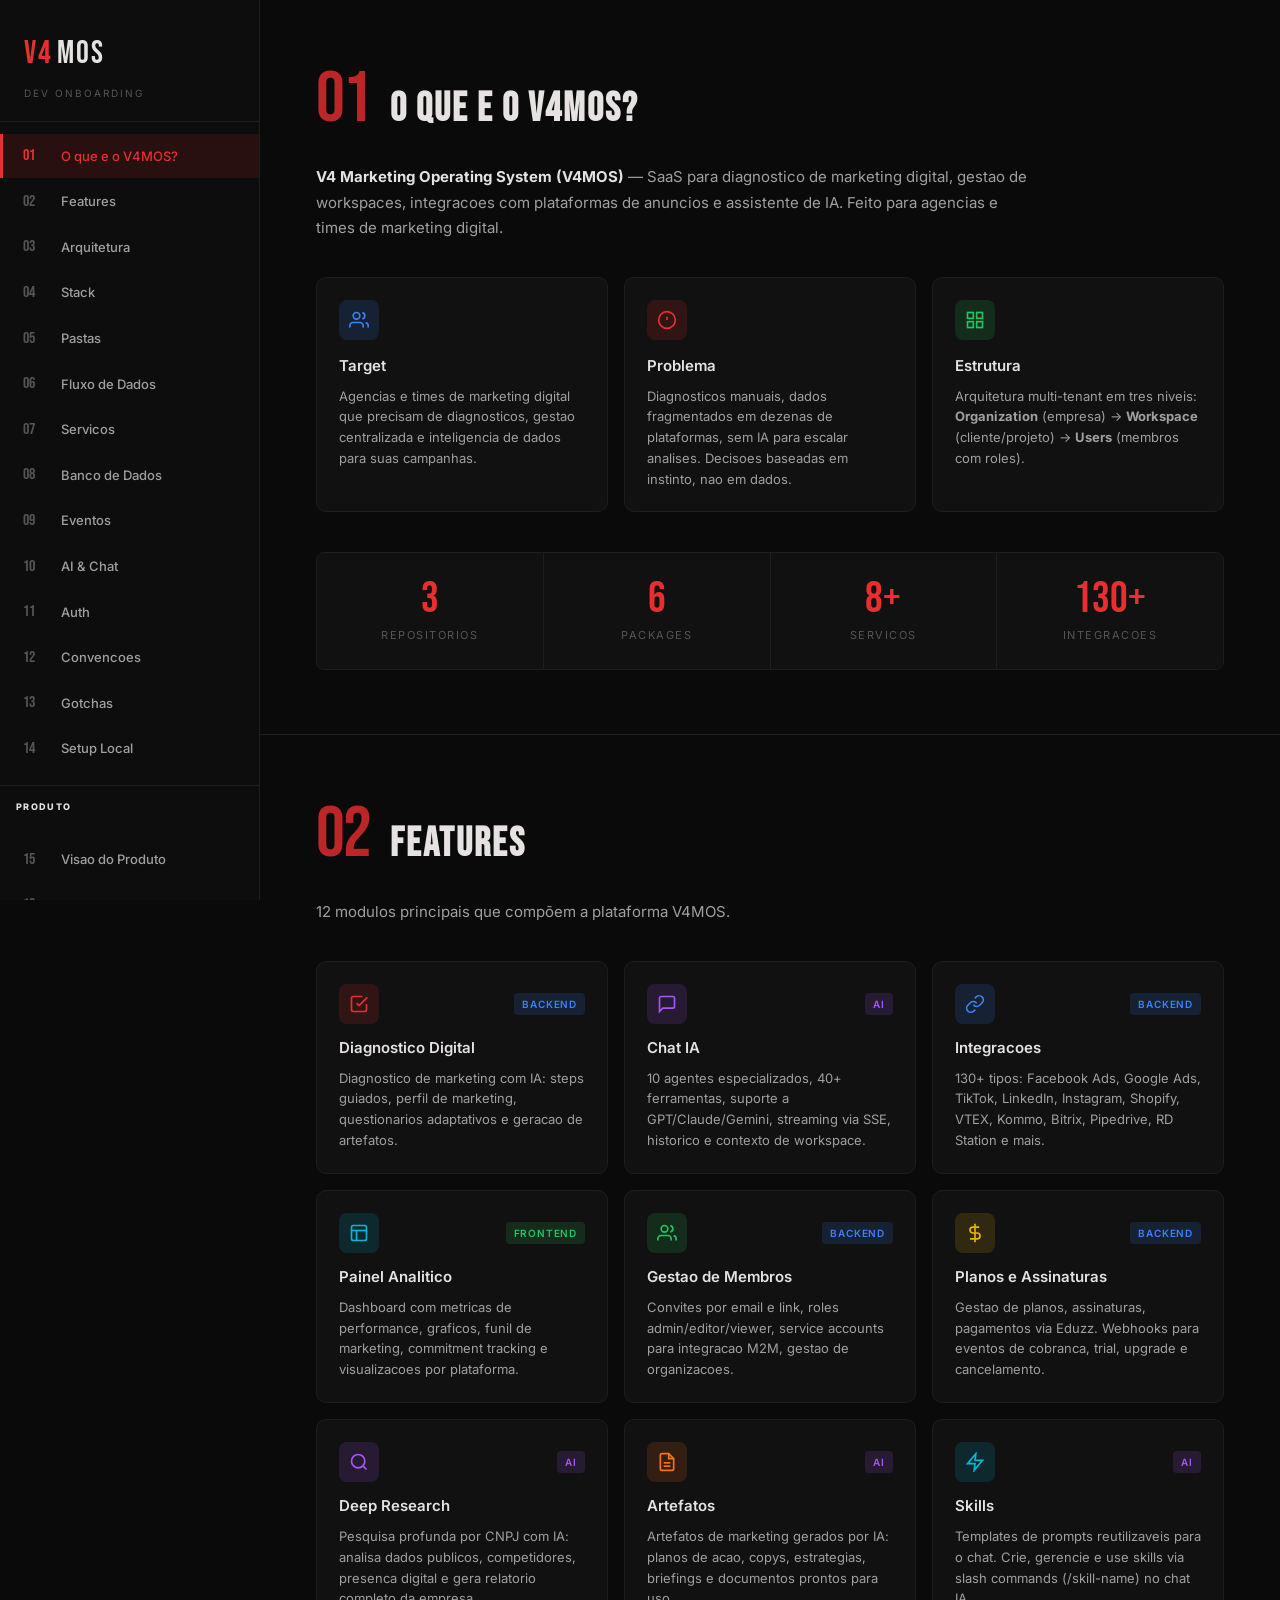
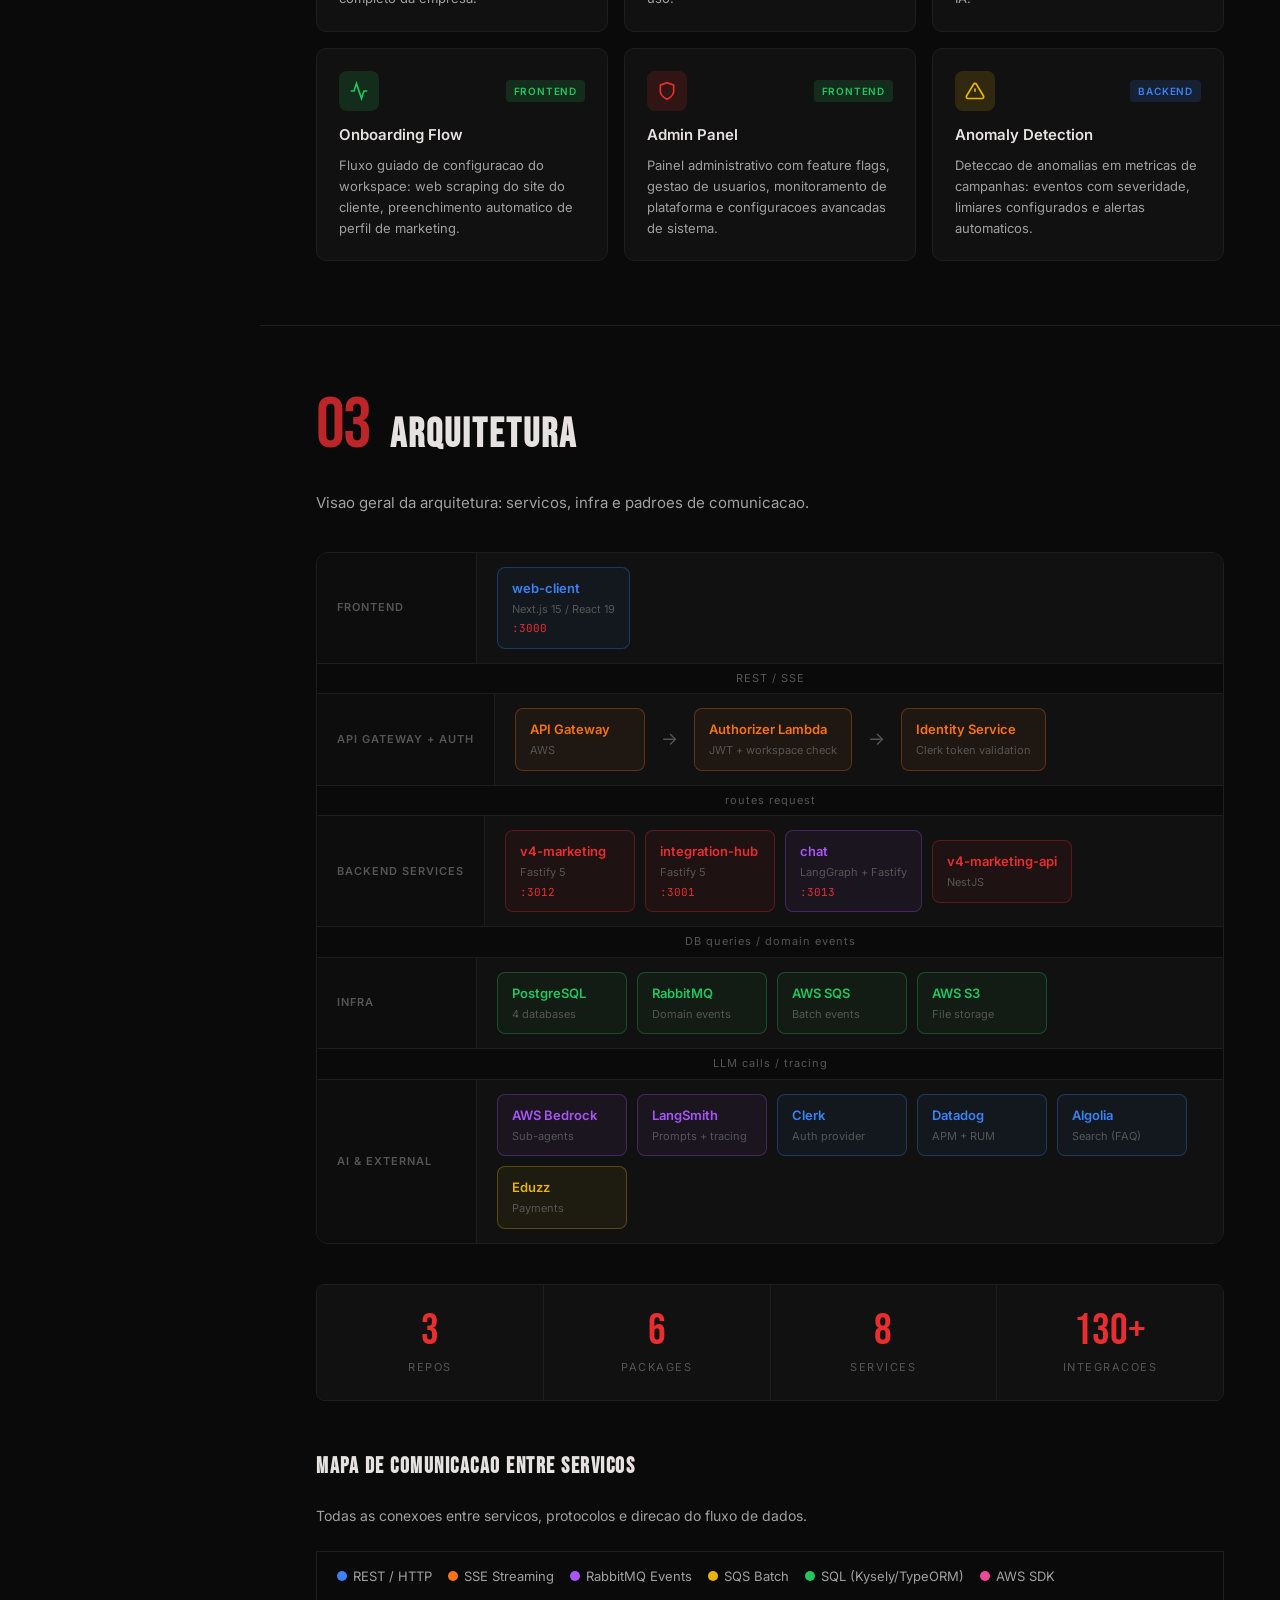
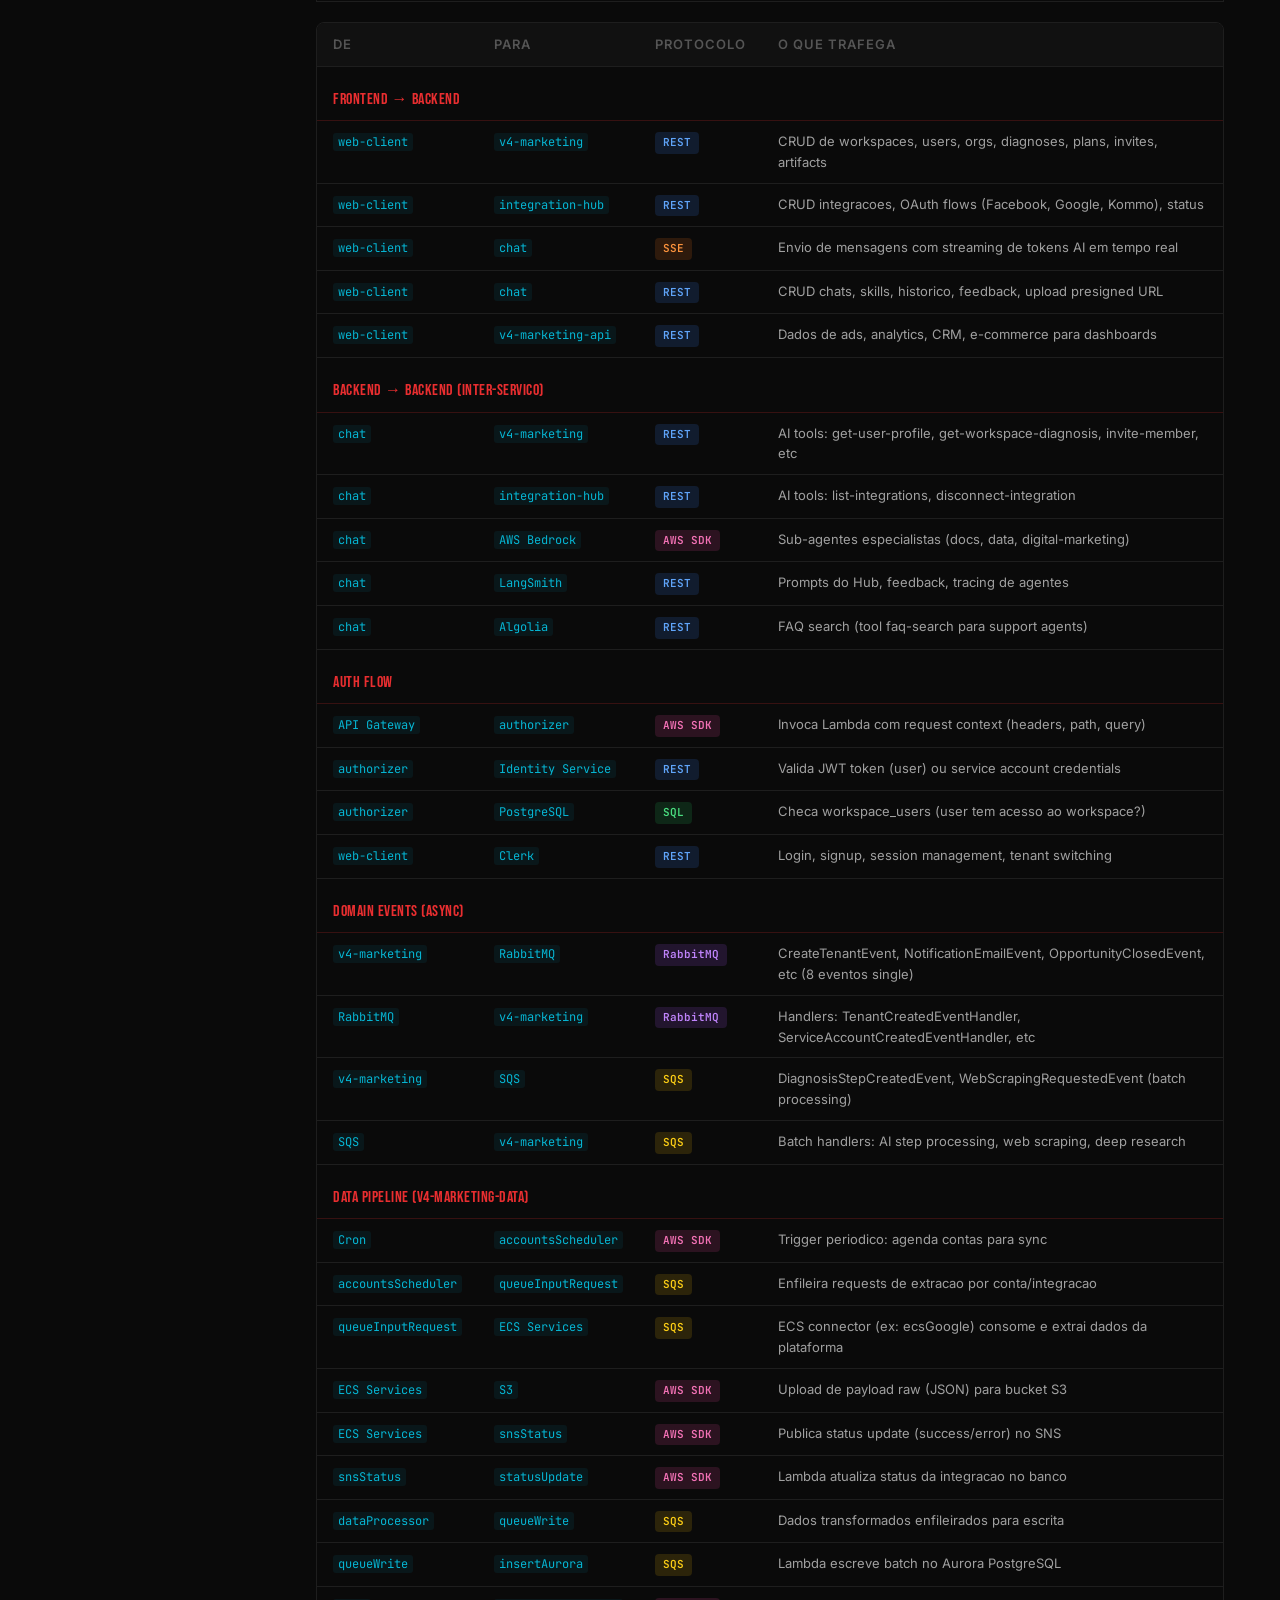
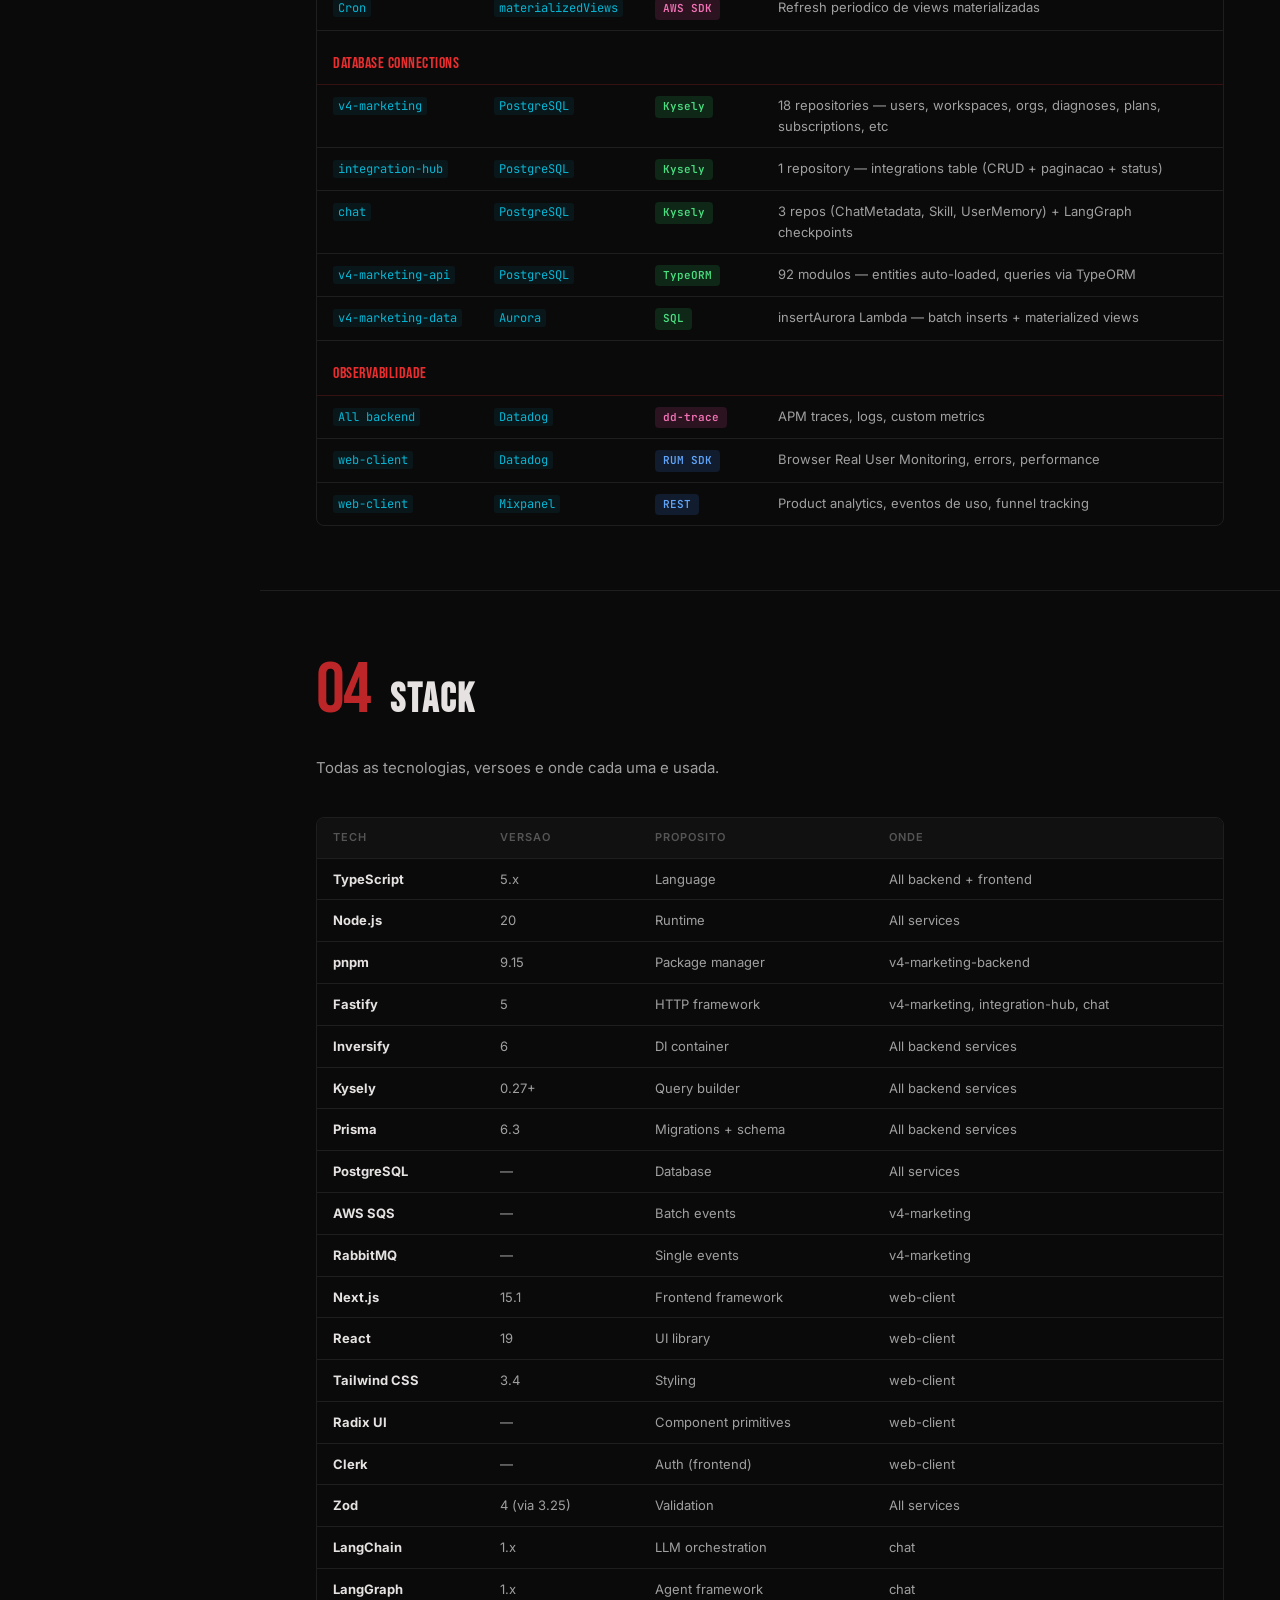
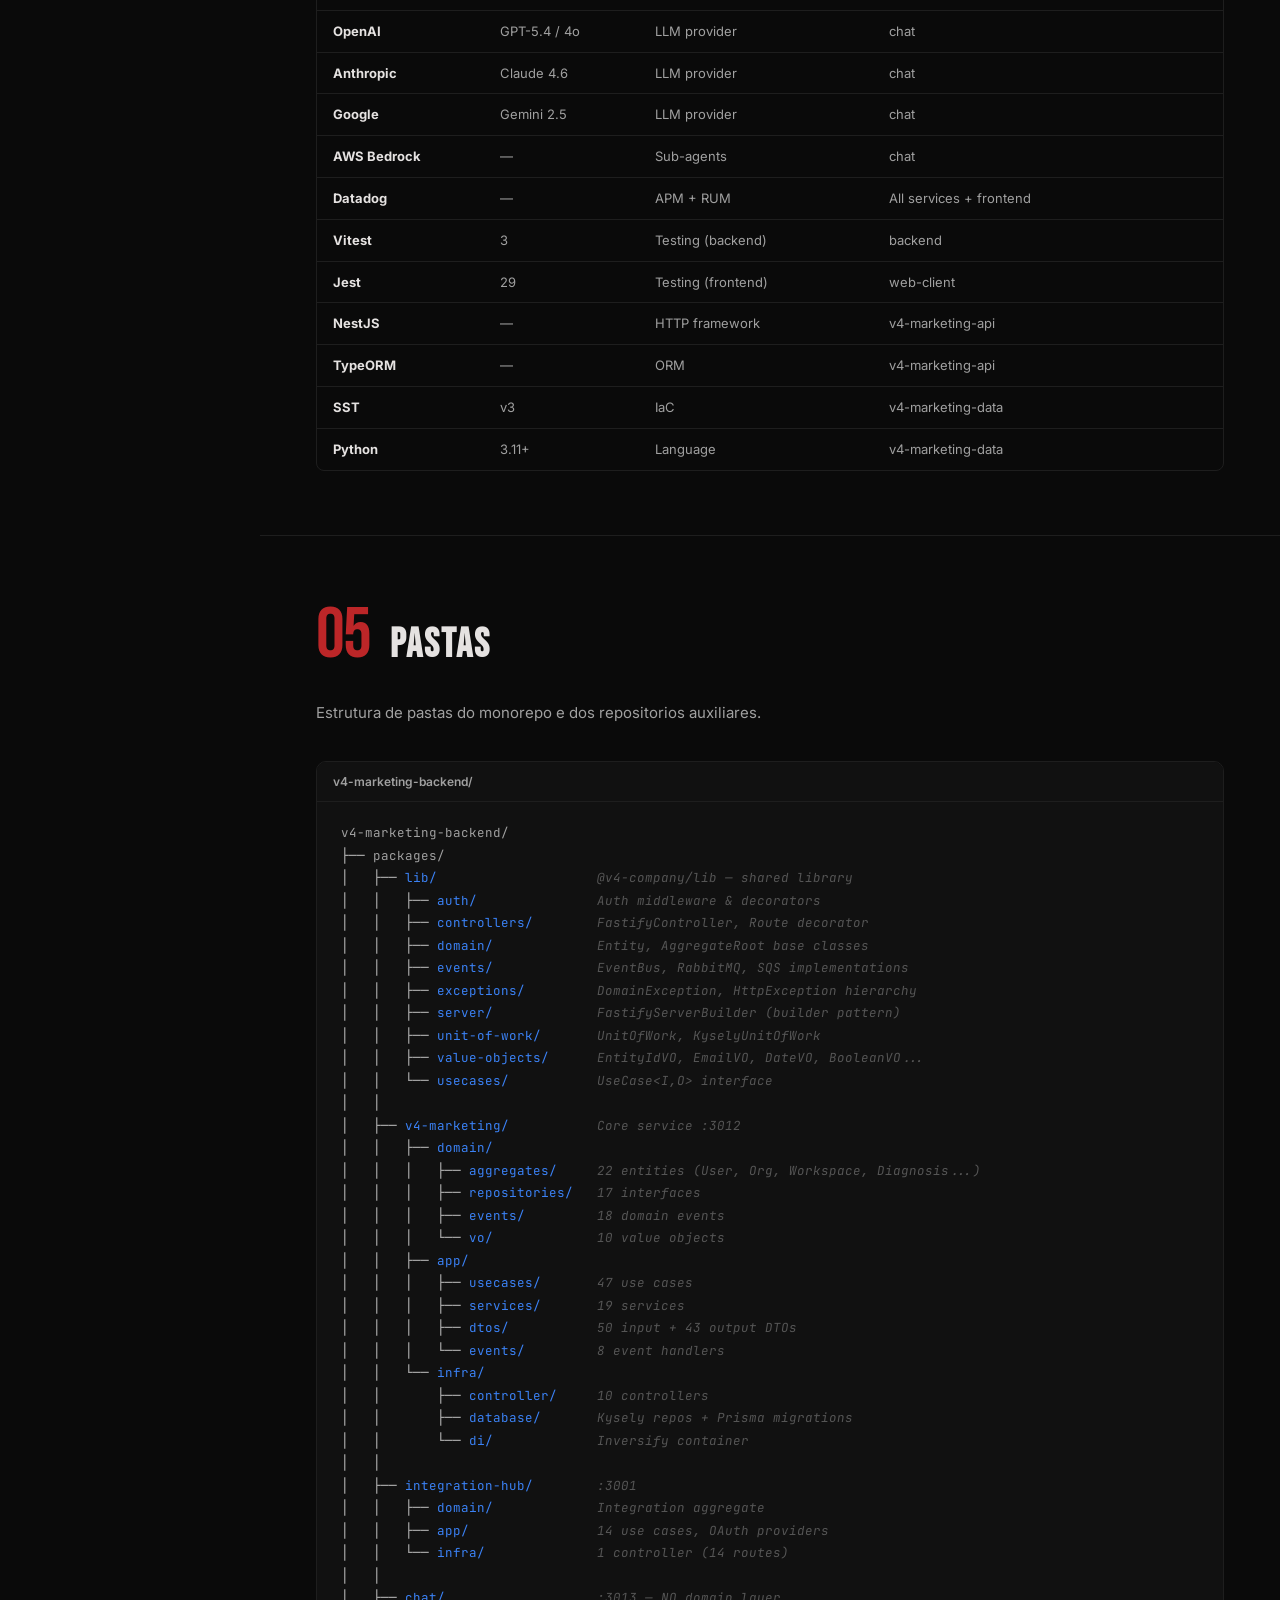
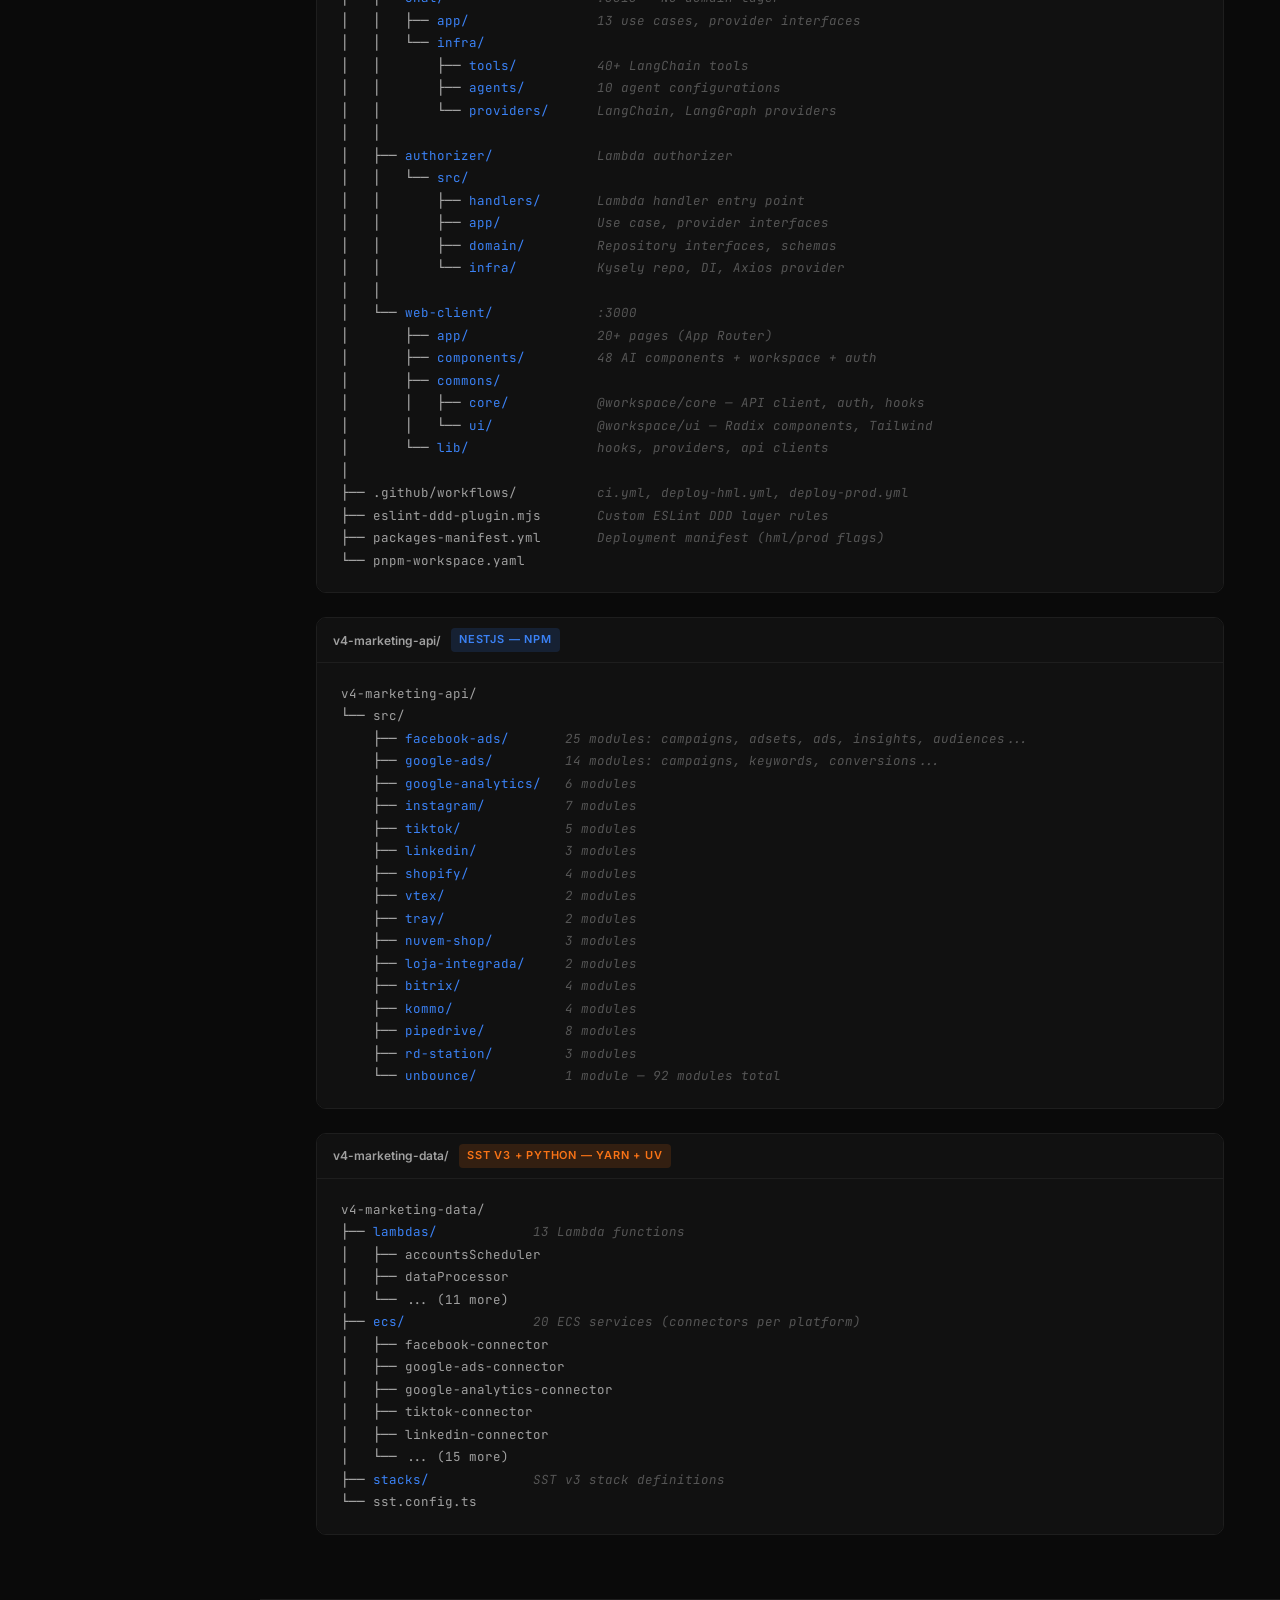
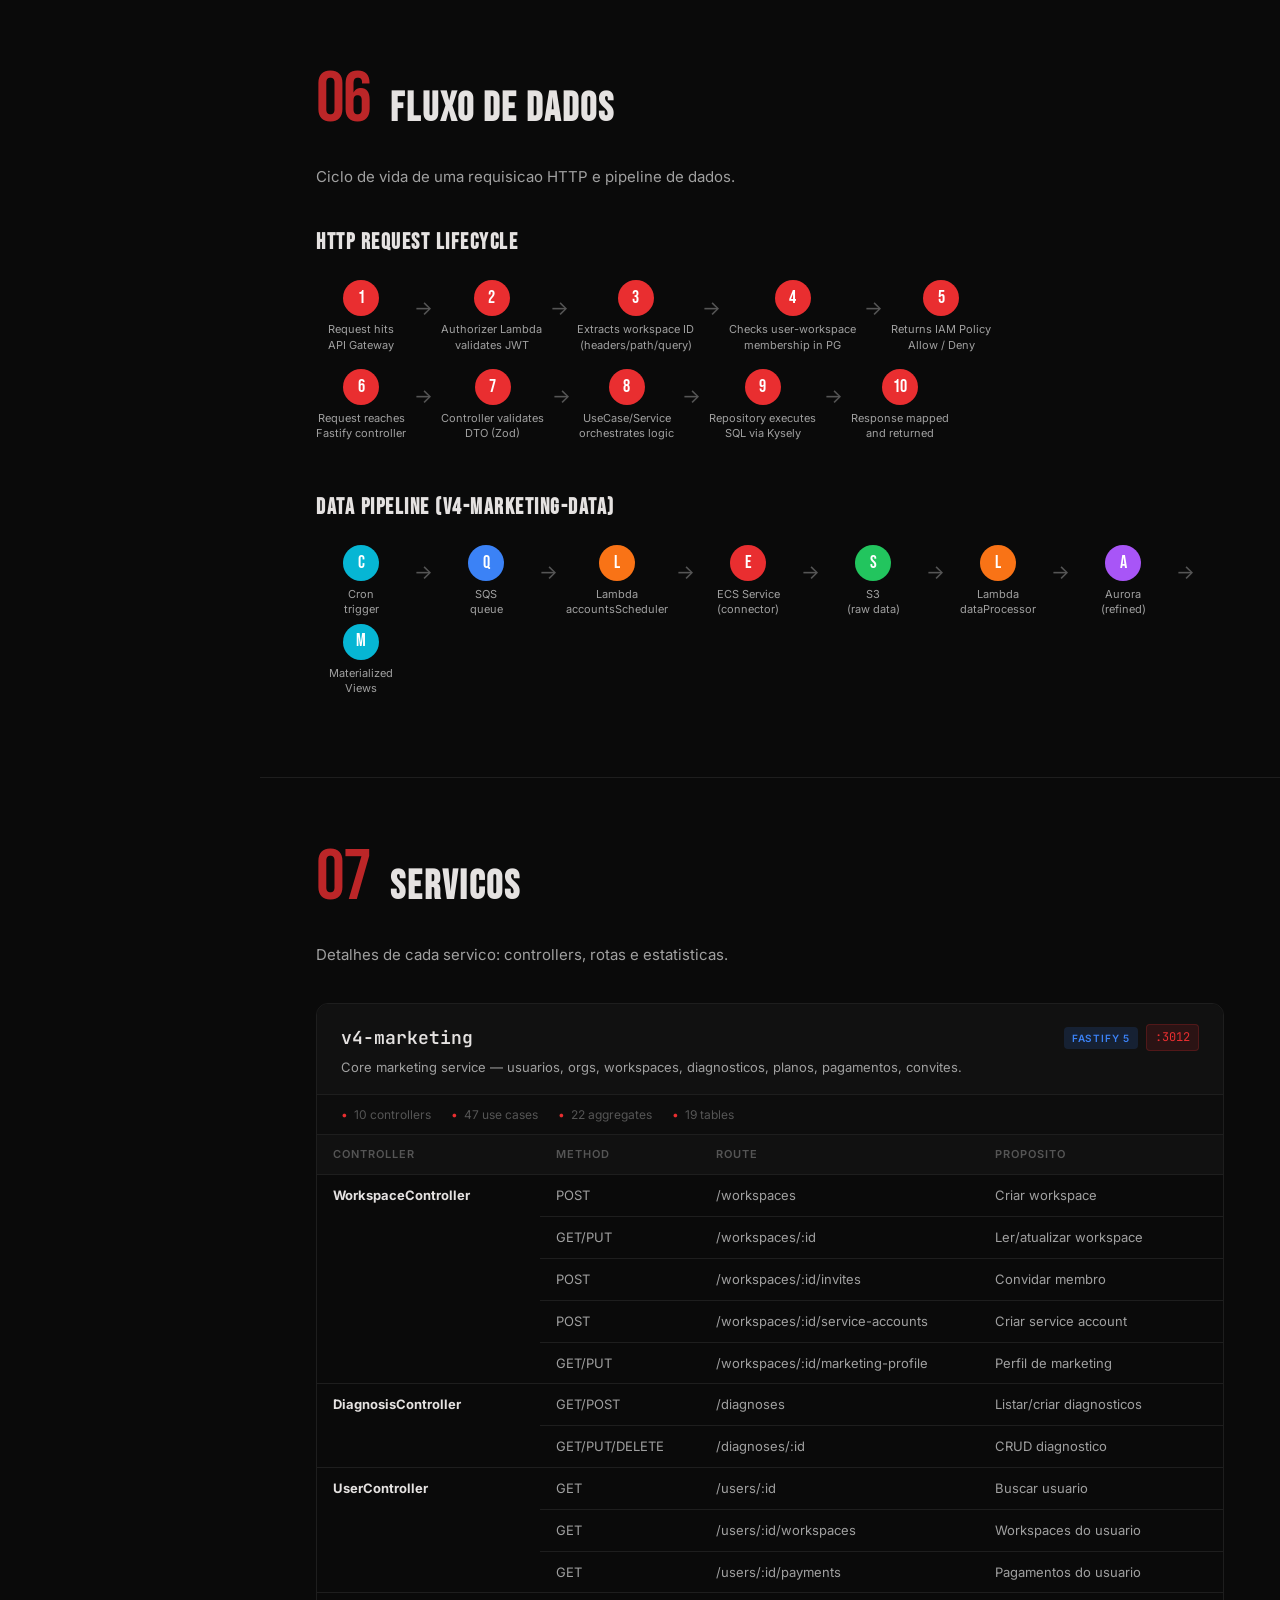
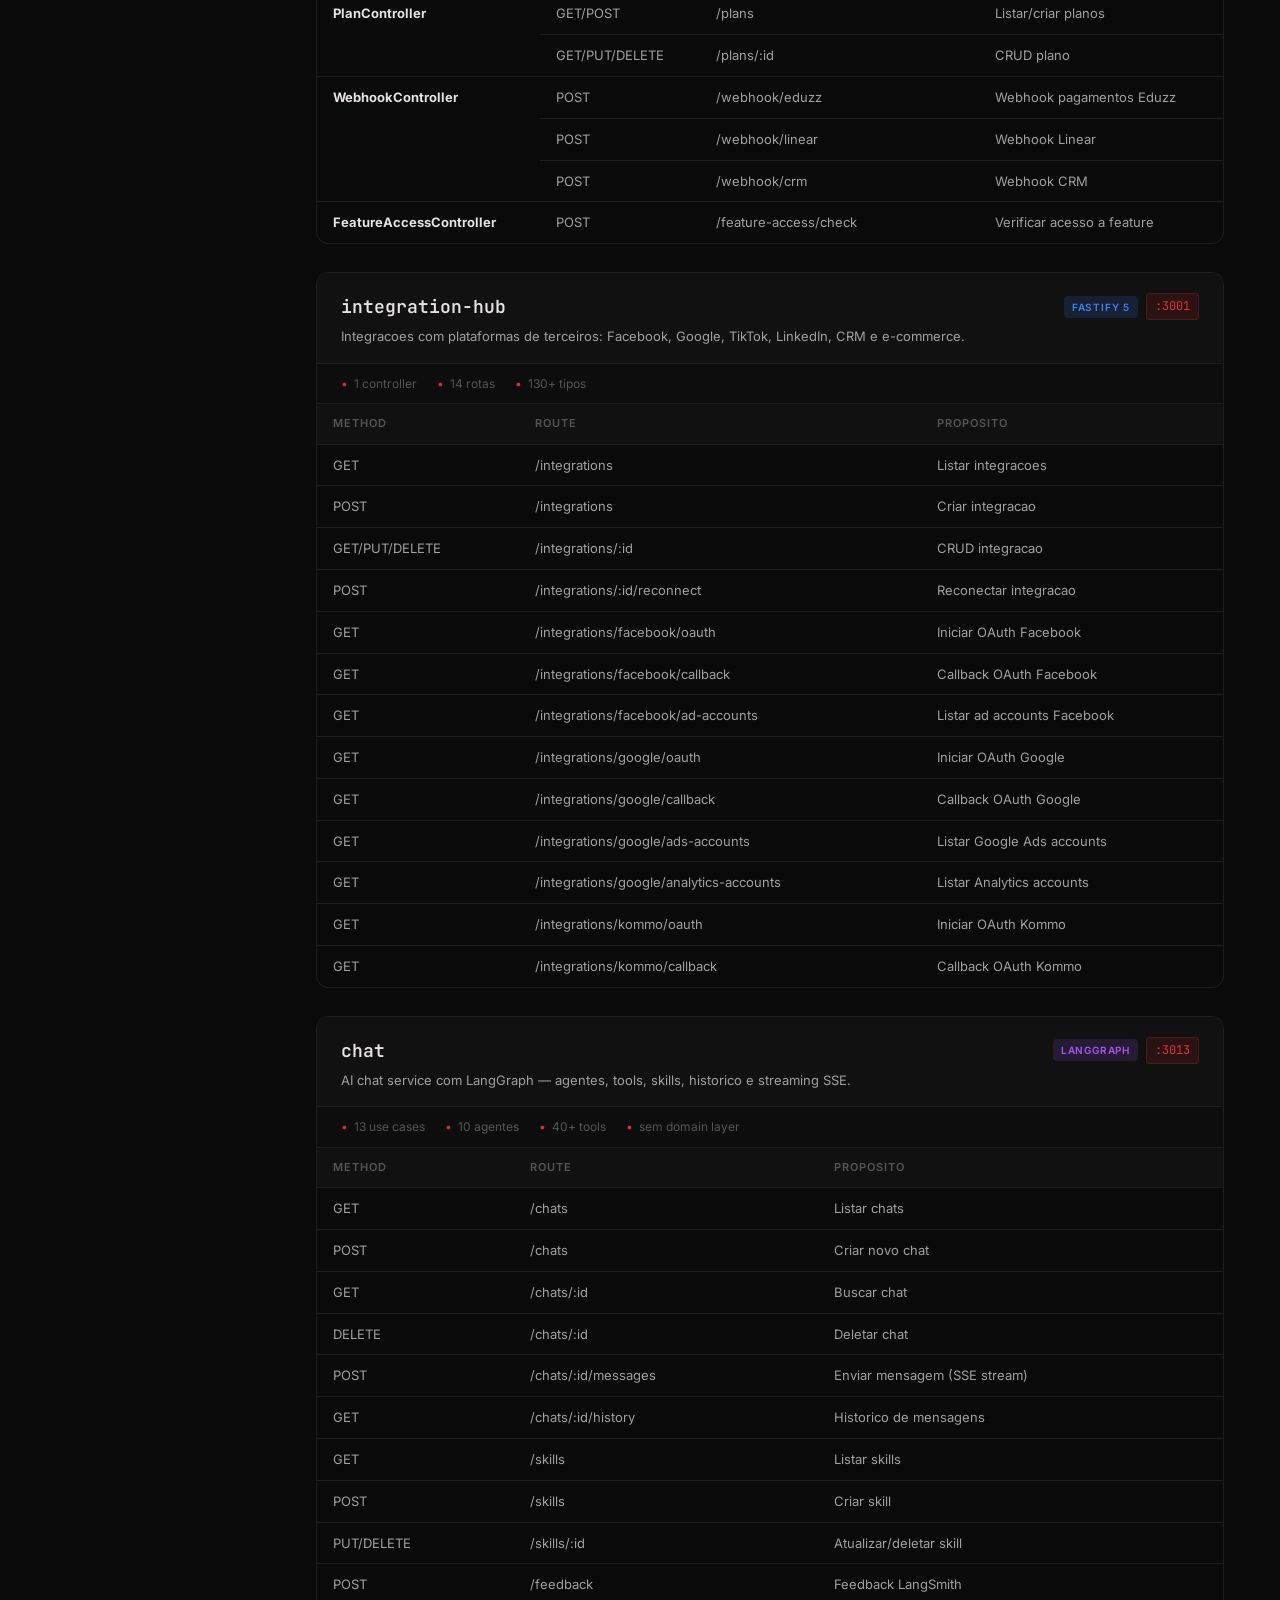
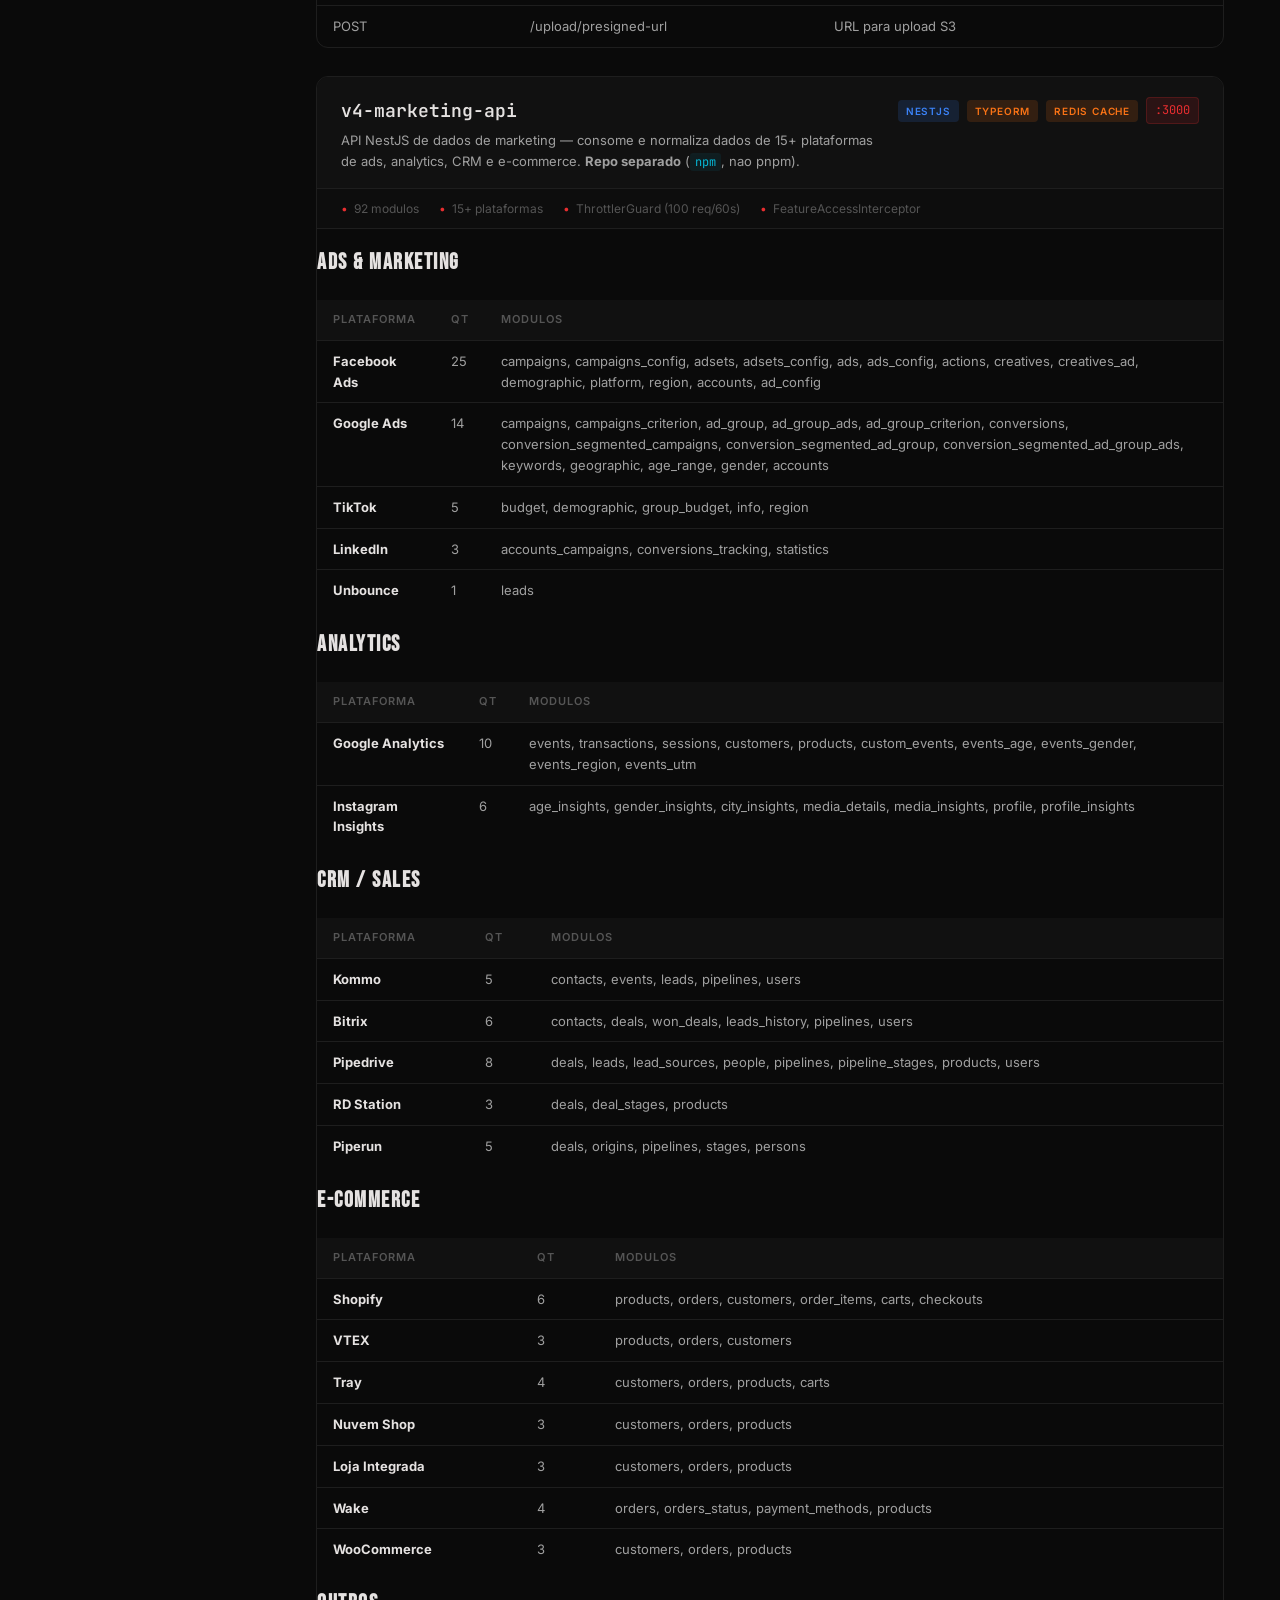
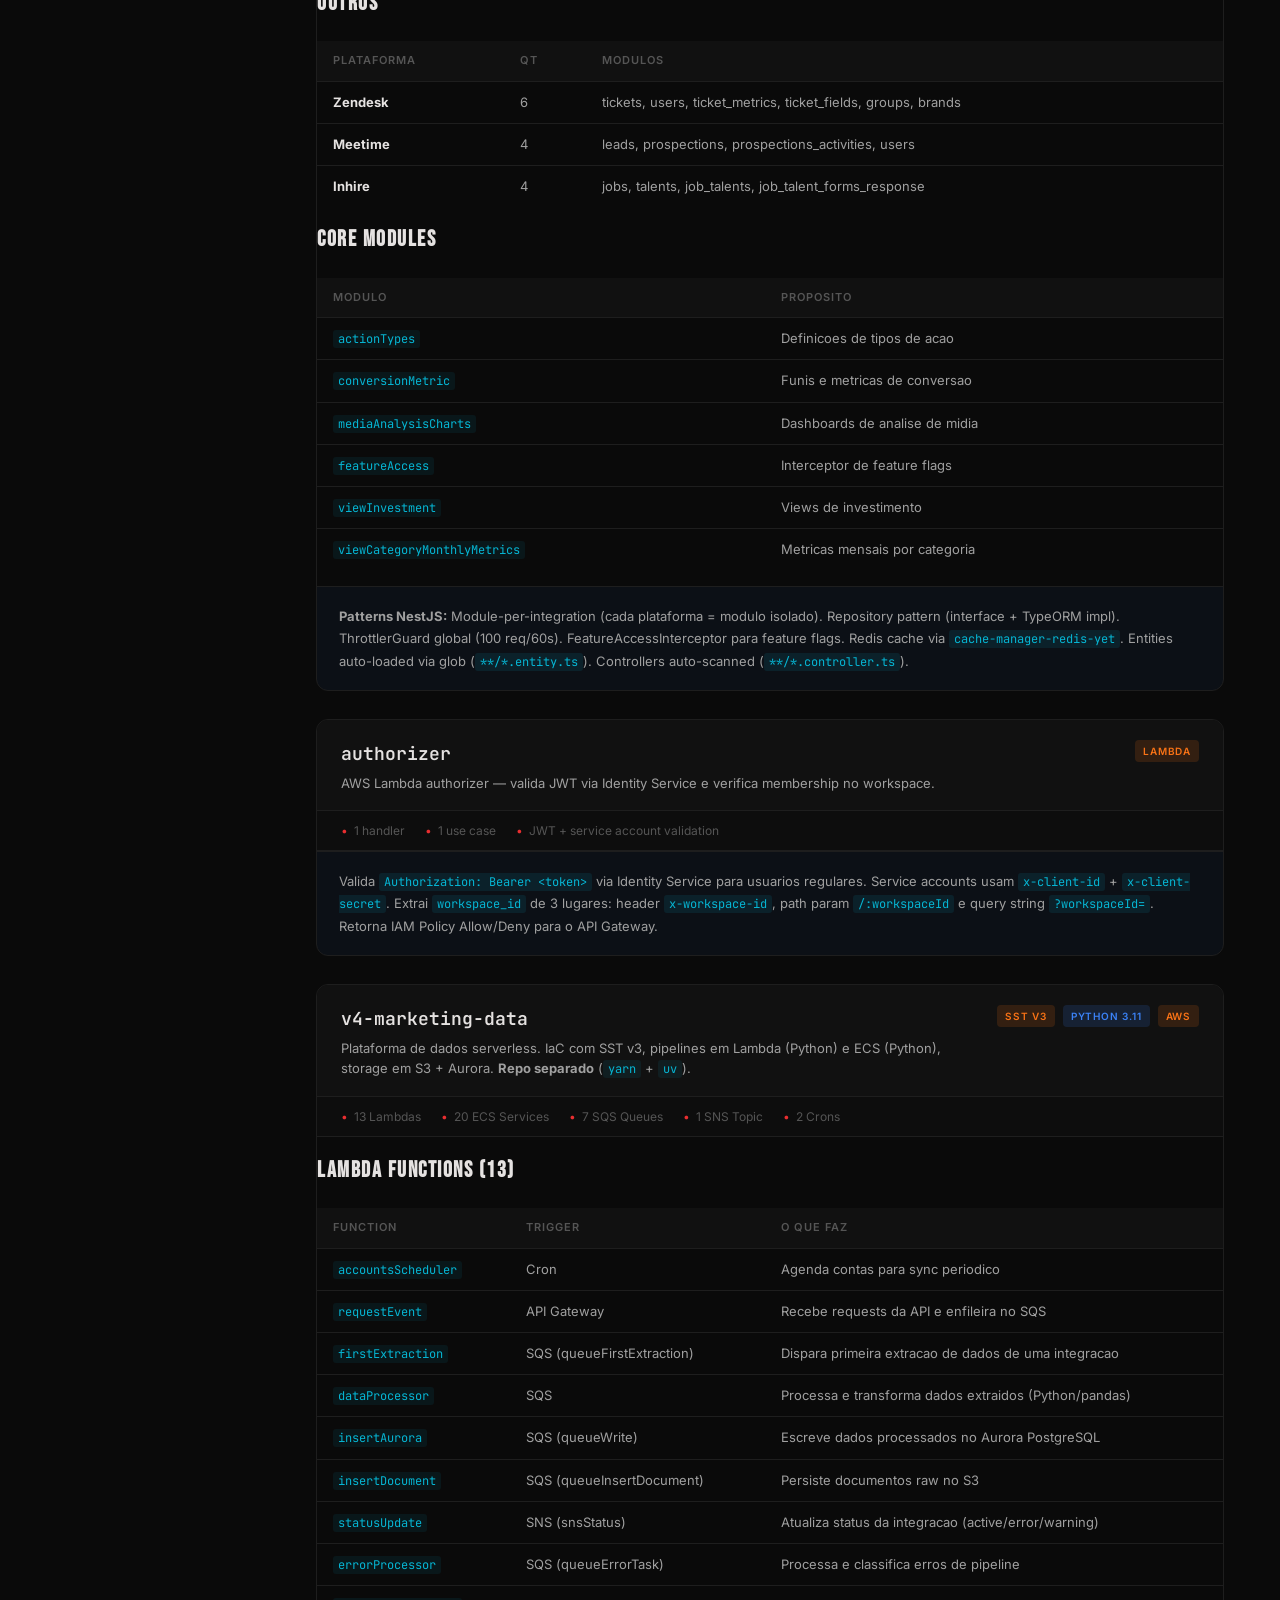
<file: site/index.html>
<!DOCTYPE html>
<html lang="pt-BR">
<head>
  <meta charset="UTF-8" />
  <meta name="viewport" content="width=device-width, initial-scale=1.0" />
  <title>V4MOS — Developer Onboarding</title>
  <link rel="preconnect" href="https://fonts.googleapis.com" />
  <link rel="preconnect" href="https://fonts.gstatic.com" crossorigin />
  <link href="https://fonts.googleapis.com/css2?family=Bebas+Neue&family=Inter:wght@400;500;600;700&family=JetBrains+Mono:wght@400;500&display=swap" rel="stylesheet" />
  <link rel="stylesheet" href="style.css" />
</head>
<body>

  <button class="hamburger" id="hamburger" aria-label="Toggle menu">
    <span></span><span></span><span></span>
  </button>
  <div class="sidebar-overlay" id="sidebar-overlay"></div>

  <div class="layout">

    <!-- SIDEBAR -->
    <aside class="sidebar" id="sidebar">
      <div class="sidebar-logo">
        <span class="logo-v4">V4</span><span class="logo-mos">MOS</span>
        <span class="logo-sub">Dev Onboarding</span>
      </div>
      <nav class="sidebar-nav">
        <a href="#section-01" class="nav-item active"><span class="nav-num">01</span><span class="nav-label">O que e o V4MOS?</span></a>
        <a href="#section-02" class="nav-item"><span class="nav-num">02</span><span class="nav-label">Features</span></a>
        <a href="#section-03" class="nav-item"><span class="nav-num">03</span><span class="nav-label">Arquitetura</span></a>
        <a href="#section-04" class="nav-item"><span class="nav-num">04</span><span class="nav-label">Stack</span></a>
        <a href="#section-05" class="nav-item"><span class="nav-num">05</span><span class="nav-label">Pastas</span></a>
        <a href="#section-06" class="nav-item"><span class="nav-num">06</span><span class="nav-label">Fluxo de Dados</span></a>
        <a href="#section-07" class="nav-item"><span class="nav-num">07</span><span class="nav-label">Servicos</span></a>
        <a href="#section-08" class="nav-item"><span class="nav-num">08</span><span class="nav-label">Banco de Dados</span></a>
        <a href="#section-09" class="nav-item"><span class="nav-num">09</span><span class="nav-label">Eventos</span></a>
        <a href="#section-10" class="nav-item"><span class="nav-num">10</span><span class="nav-label">AI &amp; Chat</span></a>
        <a href="#section-11" class="nav-item"><span class="nav-num">11</span><span class="nav-label">Auth</span></a>
        <a href="#section-12" class="nav-item"><span class="nav-num">12</span><span class="nav-label">Convencoes</span></a>
        <a href="#section-13" class="nav-item"><span class="nav-num">13</span><span class="nav-label">Gotchas</span></a>
        <a href="#section-14" class="nav-item"><span class="nav-num">14</span><span class="nav-label">Setup Local</span></a>
        <div style="margin:12px 0; padding:8px 0; border-top:1px solid var(--border);">
          <span style="font-size:9px; font-weight:800; text-transform:uppercase; letter-spacing:.15em; color:var(--red); padding-left:16px;">Produto</span>
        </div>
        <a href="#section-15" class="nav-item"><span class="nav-num">15</span><span class="nav-label">Visao do Produto</span></a>
        <a href="#section-16" class="nav-item"><span class="nav-num">16</span><span class="nav-label">Roadmap</span></a>
        <a href="#section-17" class="nav-item"><span class="nav-num">17</span><span class="nav-label">Extra</span></a>
      </nav>
      <div class="sidebar-footer">V4MOS &copy; 2026</div>
    </aside>

    <!-- MAIN -->
    <main class="main" id="main">

      <!-- 01 O QUE E O V4MOS -->
      <section class="section" id="section-01">
        <div class="section-header">
          <span class="section-number">01</span>
          <h1 class="section-title">O que e o V4MOS?</h1>
        </div>
        <p class="section-lead"><strong>V4 Marketing Operating System (V4MOS)</strong> — SaaS para diagnostico de marketing digital, gestao de workspaces, integracoes com plataformas de anuncios e assistente de IA. Feito para agencias e times de marketing digital.</p>
        <div class="card-grid cols-3">
          <div class="card">
            <div class="card-icon icon-blue">
              <svg viewBox="0 0 24 24" fill="none" stroke="currentColor" stroke-width="2"><path d="M17 21v-2a4 4 0 0 0-4-4H5a4 4 0 0 0-4 4v2"/><circle cx="9" cy="7" r="4"/><path d="M23 21v-2a4 4 0 0 0-3-3.87"/><path d="M16 3.13a4 4 0 0 1 0 7.75"/></svg>
            </div>
            <h3 class="card-title">Target</h3>
            <p class="card-body">Agencias e times de marketing digital que precisam de diagnosticos, gestao centralizada e inteligencia de dados para suas campanhas.</p>
          </div>
          <div class="card">
            <div class="card-icon icon-red">
              <svg viewBox="0 0 24 24" fill="none" stroke="currentColor" stroke-width="2"><circle cx="12" cy="12" r="10"/><line x1="12" y1="8" x2="12" y2="12"/><line x1="12" y1="16" x2="12.01" y2="16"/></svg>
            </div>
            <h3 class="card-title">Problema</h3>
            <p class="card-body">Diagnosticos manuais, dados fragmentados em dezenas de plataformas, sem IA para escalar analises. Decisoes baseadas em instinto, nao em dados.</p>
          </div>
          <div class="card">
            <div class="card-icon icon-green">
              <svg viewBox="0 0 24 24" fill="none" stroke="currentColor" stroke-width="2"><rect x="3" y="3" width="7" height="7"/><rect x="14" y="3" width="7" height="7"/><rect x="14" y="14" width="7" height="7"/><rect x="3" y="14" width="7" height="7"/></svg>
            </div>
            <h3 class="card-title">Estrutura</h3>
            <p class="card-body">Arquitetura multi-tenant em tres niveis: <strong>Organization</strong> (empresa) &rarr; <strong>Workspace</strong> (cliente/projeto) &rarr; <strong>Users</strong> (membros com roles).</p>
          </div>
        </div>
        <div class="stats-row">
          <div class="stat"><span class="stat-num">3</span><span class="stat-label">Repositorios</span></div>
          <div class="stat"><span class="stat-num">6</span><span class="stat-label">Packages</span></div>
          <div class="stat"><span class="stat-num">8+</span><span class="stat-label">Servicos</span></div>
          <div class="stat"><span class="stat-num">130+</span><span class="stat-label">Integracoes</span></div>
        </div>
      </section>

      <!-- 02 FEATURES -->
      <section class="section" id="section-02">
        <div class="section-header">
          <span class="section-number">02</span>
          <h1 class="section-title">Features</h1>
        </div>
        <p class="section-lead">12 modulos principais que compõem a plataforma V4MOS.</p>
        <div class="card-grid cols-3">
          <div class="card">
            <div class="card-top"><div class="card-icon icon-red"><svg viewBox="0 0 24 24" fill="none" stroke="currentColor" stroke-width="2"><path d="M9 11l3 3L22 4"/><path d="M21 12v7a2 2 0 0 1-2 2H5a2 2 0 0 1-2-2V5a2 2 0 0 1 2-2h11"/></svg></div><span class="tag backend">backend</span></div>
            <h3 class="card-title">Diagnostico Digital</h3>
            <p class="card-body">Diagnostico de marketing com IA: steps guiados, perfil de marketing, questionarios adaptativos e geracao de artefatos.</p>
          </div>
          <div class="card">
            <div class="card-top"><div class="card-icon icon-purple"><svg viewBox="0 0 24 24" fill="none" stroke="currentColor" stroke-width="2"><path d="M21 15a2 2 0 0 1-2 2H7l-4 4V5a2 2 0 0 1 2-2h14a2 2 0 0 1 2 2z"/></svg></div><span class="tag ai">ai</span></div>
            <h3 class="card-title">Chat IA</h3>
            <p class="card-body">10 agentes especializados, 40+ ferramentas, suporte a GPT/Claude/Gemini, streaming via SSE, historico e contexto de workspace.</p>
          </div>
          <div class="card">
            <div class="card-top"><div class="card-icon icon-blue"><svg viewBox="0 0 24 24" fill="none" stroke="currentColor" stroke-width="2"><path d="M10 13a5 5 0 0 0 7.54.54l3-3a5 5 0 0 0-7.07-7.07l-1.72 1.71"/><path d="M14 11a5 5 0 0 0-7.54-.54l-3 3a5 5 0 0 0 7.07 7.07l1.71-1.71"/></svg></div><span class="tag backend">backend</span></div>
            <h3 class="card-title">Integracoes</h3>
            <p class="card-body">130+ tipos: Facebook Ads, Google Ads, TikTok, LinkedIn, Instagram, Shopify, VTEX, Kommo, Bitrix, Pipedrive, RD Station e mais.</p>
          </div>
          <div class="card">
            <div class="card-top"><div class="card-icon icon-cyan"><svg viewBox="0 0 24 24" fill="none" stroke="currentColor" stroke-width="2"><rect x="3" y="3" width="18" height="18" rx="2"/><line x1="3" y1="9" x2="21" y2="9"/><line x1="9" y1="21" x2="9" y2="9"/></svg></div><span class="tag frontend">frontend</span></div>
            <h3 class="card-title">Painel Analitico</h3>
            <p class="card-body">Dashboard com metricas de performance, graficos, funil de marketing, commitment tracking e visualizacoes por plataforma.</p>
          </div>
          <div class="card">
            <div class="card-top"><div class="card-icon icon-green"><svg viewBox="0 0 24 24" fill="none" stroke="currentColor" stroke-width="2"><path d="M17 21v-2a4 4 0 0 0-4-4H5a4 4 0 0 0-4 4v2"/><circle cx="9" cy="7" r="4"/><path d="M23 21v-2a4 4 0 0 0-3-3.87"/><path d="M16 3.13a4 4 0 0 1 0 7.75"/></svg></div><span class="tag backend">backend</span></div>
            <h3 class="card-title">Gestao de Membros</h3>
            <p class="card-body">Convites por email e link, roles admin/editor/viewer, service accounts para integracao M2M, gestao de organizacoes.</p>
          </div>
          <div class="card">
            <div class="card-top"><div class="card-icon icon-yellow"><svg viewBox="0 0 24 24" fill="none" stroke="currentColor" stroke-width="2"><line x1="12" y1="1" x2="12" y2="23"/><path d="M17 5H9.5a3.5 3.5 0 0 0 0 7h5a3.5 3.5 0 0 1 0 7H6"/></svg></div><span class="tag backend">backend</span></div>
            <h3 class="card-title">Planos e Assinaturas</h3>
            <p class="card-body">Gestao de planos, assinaturas, pagamentos via Eduzz. Webhooks para eventos de cobranca, trial, upgrade e cancelamento.</p>
          </div>
          <div class="card">
            <div class="card-top"><div class="card-icon icon-purple"><svg viewBox="0 0 24 24" fill="none" stroke="currentColor" stroke-width="2"><circle cx="11" cy="11" r="8"/><line x1="21" y1="21" x2="16.65" y2="16.65"/></svg></div><span class="tag ai">ai</span></div>
            <h3 class="card-title">Deep Research</h3>
            <p class="card-body">Pesquisa profunda por CNPJ com IA: analisa dados publicos, competidores, presenca digital e gera relatorio completo da empresa.</p>
          </div>
          <div class="card">
            <div class="card-top"><div class="card-icon icon-orange"><svg viewBox="0 0 24 24" fill="none" stroke="currentColor" stroke-width="2"><path d="M14 2H6a2 2 0 0 0-2 2v16a2 2 0 0 0 2 2h12a2 2 0 0 0 2-2V8z"/><polyline points="14 2 14 8 20 8"/><line x1="16" y1="13" x2="8" y2="13"/><line x1="16" y1="17" x2="8" y2="17"/></svg></div><span class="tag ai">ai</span></div>
            <h3 class="card-title">Artefatos</h3>
            <p class="card-body">Artefatos de marketing gerados por IA: planos de acao, copys, estrategias, briefings e documentos prontos para uso.</p>
          </div>
          <div class="card">
            <div class="card-top"><div class="card-icon icon-cyan"><svg viewBox="0 0 24 24" fill="none" stroke="currentColor" stroke-width="2"><polygon points="13 2 3 14 12 14 11 22 21 10 12 10 13 2"/></svg></div><span class="tag ai">ai</span></div>
            <h3 class="card-title">Skills</h3>
            <p class="card-body">Templates de prompts reutilizaveis para o chat. Crie, gerencie e use skills via slash commands (/skill-name) no chat IA.</p>
          </div>
          <div class="card">
            <div class="card-top"><div class="card-icon icon-green"><svg viewBox="0 0 24 24" fill="none" stroke="currentColor" stroke-width="2"><polyline points="22 12 18 12 15 21 9 3 6 12 2 12"/></svg></div><span class="tag frontend">frontend</span></div>
            <h3 class="card-title">Onboarding Flow</h3>
            <p class="card-body">Fluxo guiado de configuracao do workspace: web scraping do site do cliente, preenchimento automatico de perfil de marketing.</p>
          </div>
          <div class="card">
            <div class="card-top"><div class="card-icon icon-red"><svg viewBox="0 0 24 24" fill="none" stroke="currentColor" stroke-width="2"><path d="M12 22s8-4 8-10V5l-8-3-8 3v7c0 6 8 10 8 10z"/></svg></div><span class="tag frontend">frontend</span></div>
            <h3 class="card-title">Admin Panel</h3>
            <p class="card-body">Painel administrativo com feature flags, gestao de usuarios, monitoramento de plataforma e configuracoes avancadas de sistema.</p>
          </div>
          <div class="card">
            <div class="card-top"><div class="card-icon icon-yellow"><svg viewBox="0 0 24 24" fill="none" stroke="currentColor" stroke-width="2"><path d="M10.29 3.86L1.82 18a2 2 0 0 0 1.71 3h16.94a2 2 0 0 0 1.71-3L13.71 3.86a2 2 0 0 0-3.42 0z"/><line x1="12" y1="9" x2="12" y2="13"/><line x1="12" y1="17" x2="12.01" y2="17"/></svg></div><span class="tag backend">backend</span></div>
            <h3 class="card-title">Anomaly Detection</h3>
            <p class="card-body">Deteccao de anomalias em metricas de campanhas: eventos com severidade, limiares configurados e alertas automaticos.</p>
          </div>
        </div>
      </section>

      <!-- 03 ARQUITETURA -->
      <section class="section" id="section-03">
        <div class="section-header">
          <span class="section-number">03</span>
          <h1 class="section-title">Arquitetura</h1>
        </div>
        <p class="section-lead">Visao geral da arquitetura: servicos, infra e padroes de comunicacao.</p>
        <div class="arch-diagram">
          <div class="arch-layer">
            <div class="arch-layer-label">Frontend</div>
            <div class="arch-nodes">
              <div class="arch-node node-blue"><strong>web-client</strong><span>Next.js 15 / React 19</span><span class="port">:3000</span></div>
            </div>
          </div>
          <div class="arch-arrow-row"><div class="arch-comm">REST / SSE</div></div>
          <div class="arch-layer">
            <div class="arch-layer-label">API Gateway + Auth</div>
            <div class="arch-nodes">
              <div class="arch-node node-orange"><strong>API Gateway</strong><span>AWS</span></div>
              <div class="arch-arrow-h">&rarr;</div>
              <div class="arch-node node-orange"><strong>Authorizer Lambda</strong><span>JWT + workspace check</span></div>
              <div class="arch-arrow-h">&rarr;</div>
              <div class="arch-node node-orange"><strong>Identity Service</strong><span>Clerk token validation</span></div>
            </div>
          </div>
          <div class="arch-arrow-row"><div class="arch-comm">routes request</div></div>
          <div class="arch-layer">
            <div class="arch-layer-label">Backend Services</div>
            <div class="arch-nodes">
              <div class="arch-node node-red"><strong>v4-marketing</strong><span>Fastify 5</span><span class="port">:3012</span></div>
              <div class="arch-node node-red"><strong>integration-hub</strong><span>Fastify 5</span><span class="port">:3001</span></div>
              <div class="arch-node node-purple"><strong>chat</strong><span>LangGraph + Fastify</span><span class="port">:3013</span></div>
              <div class="arch-node node-red"><strong>v4-marketing-api</strong><span>NestJS</span></div>
            </div>
          </div>
          <div class="arch-arrow-row"><div class="arch-comm">DB queries / domain events</div></div>
          <div class="arch-layer">
            <div class="arch-layer-label">Infra</div>
            <div class="arch-nodes">
              <div class="arch-node node-green"><strong>PostgreSQL</strong><span>4 databases</span></div>
              <div class="arch-node node-green"><strong>RabbitMQ</strong><span>Domain events</span></div>
              <div class="arch-node node-green"><strong>AWS SQS</strong><span>Batch events</span></div>
              <div class="arch-node node-green"><strong>AWS S3</strong><span>File storage</span></div>
            </div>
          </div>
          <div class="arch-arrow-row"><div class="arch-comm">LLM calls / tracing</div></div>
          <div class="arch-layer">
            <div class="arch-layer-label">AI &amp; External</div>
            <div class="arch-nodes">
              <div class="arch-node node-purple"><strong>AWS Bedrock</strong><span>Sub-agents</span></div>
              <div class="arch-node node-purple"><strong>LangSmith</strong><span>Prompts + tracing</span></div>
              <div class="arch-node node-blue"><strong>Clerk</strong><span>Auth provider</span></div>
              <div class="arch-node node-blue"><strong>Datadog</strong><span>APM + RUM</span></div>
              <div class="arch-node node-blue"><strong>Algolia</strong><span>Search (FAQ)</span></div>
              <div class="arch-node node-yellow"><strong>Eduzz</strong><span>Payments</span></div>
            </div>
          </div>
        </div>
        <div class="stats-row">
          <div class="stat"><span class="stat-num">3</span><span class="stat-label">Repos</span></div>
          <div class="stat"><span class="stat-num">6</span><span class="stat-label">Packages</span></div>
          <div class="stat"><span class="stat-num">8</span><span class="stat-label">Services</span></div>
          <div class="stat"><span class="stat-num">130+</span><span class="stat-label">Integracoes</span></div>
        </div>

        <!-- COMMUNICATION BOARD -->
        <h2 class="subsection-title" style="margin-top:48px;">Mapa de Comunicacao entre Servicos</h2>
        <p style="color:var(--text-secondary);margin-bottom:24px;">Todas as conexoes entre servicos, protocolos e direcao do fluxo de dados.</p>

        <div class="comm-board">
          <!-- Legend -->
          <div class="comm-legend">
            <span class="comm-legend-item"><span class="comm-dot" style="background:#3B82F6"></span> REST / HTTP</span>
            <span class="comm-legend-item"><span class="comm-dot" style="background:#F97316"></span> SSE Streaming</span>
            <span class="comm-legend-item"><span class="comm-dot" style="background:#A855F7"></span> RabbitMQ Events</span>
            <span class="comm-legend-item"><span class="comm-dot" style="background:#EAB308"></span> SQS Batch</span>
            <span class="comm-legend-item"><span class="comm-dot" style="background:#22C55E"></span> SQL (Kysely/TypeORM)</span>
            <span class="comm-legend-item"><span class="comm-dot" style="background:#EC4899"></span> AWS SDK</span>
          </div>

          <!-- Communication Table -->
          <div class="table-wrap">
            <table class="comm-table">
              <thead>
                <tr><th>De</th><th>Para</th><th>Protocolo</th><th>O que trafega</th></tr>
              </thead>
              <tbody>
                <tr class="comm-group-header"><td colspan="4">Frontend &rarr; Backend</td></tr>
                <tr><td><code>web-client</code></td><td><code>v4-marketing</code></td><td><span class="comm-proto proto-rest">REST</span></td><td>CRUD de workspaces, users, orgs, diagnoses, plans, invites, artifacts</td></tr>
                <tr><td><code>web-client</code></td><td><code>integration-hub</code></td><td><span class="comm-proto proto-rest">REST</span></td><td>CRUD integracoes, OAuth flows (Facebook, Google, Kommo), status</td></tr>
                <tr><td><code>web-client</code></td><td><code>chat</code></td><td><span class="comm-proto proto-sse">SSE</span></td><td>Envio de mensagens com streaming de tokens AI em tempo real</td></tr>
                <tr><td><code>web-client</code></td><td><code>chat</code></td><td><span class="comm-proto proto-rest">REST</span></td><td>CRUD chats, skills, historico, feedback, upload presigned URL</td></tr>
                <tr><td><code>web-client</code></td><td><code>v4-marketing-api</code></td><td><span class="comm-proto proto-rest">REST</span></td><td>Dados de ads, analytics, CRM, e-commerce para dashboards</td></tr>

                <tr class="comm-group-header"><td colspan="4">Backend &rarr; Backend (inter-servico)</td></tr>
                <tr><td><code>chat</code></td><td><code>v4-marketing</code></td><td><span class="comm-proto proto-rest">REST</span></td><td>AI tools: get-user-profile, get-workspace-diagnosis, invite-member, etc</td></tr>
                <tr><td><code>chat</code></td><td><code>integration-hub</code></td><td><span class="comm-proto proto-rest">REST</span></td><td>AI tools: list-integrations, disconnect-integration</td></tr>
                <tr><td><code>chat</code></td><td><code>AWS Bedrock</code></td><td><span class="comm-proto proto-aws">AWS SDK</span></td><td>Sub-agentes especialistas (docs, data, digital-marketing)</td></tr>
                <tr><td><code>chat</code></td><td><code>LangSmith</code></td><td><span class="comm-proto proto-rest">REST</span></td><td>Prompts do Hub, feedback, tracing de agentes</td></tr>
                <tr><td><code>chat</code></td><td><code>Algolia</code></td><td><span class="comm-proto proto-rest">REST</span></td><td>FAQ search (tool faq-search para support agents)</td></tr>

                <tr class="comm-group-header"><td colspan="4">Auth Flow</td></tr>
                <tr><td><code>API Gateway</code></td><td><code>authorizer</code></td><td><span class="comm-proto proto-aws">AWS SDK</span></td><td>Invoca Lambda com request context (headers, path, query)</td></tr>
                <tr><td><code>authorizer</code></td><td><code>Identity Service</code></td><td><span class="comm-proto proto-rest">REST</span></td><td>Valida JWT token (user) ou service account credentials</td></tr>
                <tr><td><code>authorizer</code></td><td><code>PostgreSQL</code></td><td><span class="comm-proto proto-db">SQL</span></td><td>Checa workspace_users (user tem acesso ao workspace?)</td></tr>
                <tr><td><code>web-client</code></td><td><code>Clerk</code></td><td><span class="comm-proto proto-rest">REST</span></td><td>Login, signup, session management, tenant switching</td></tr>

                <tr class="comm-group-header"><td colspan="4">Domain Events (async)</td></tr>
                <tr><td><code>v4-marketing</code></td><td><code>RabbitMQ</code></td><td><span class="comm-proto proto-rabbit">RabbitMQ</span></td><td>CreateTenantEvent, NotificationEmailEvent, OpportunityClosedEvent, etc (8 eventos single)</td></tr>
                <tr><td><code>RabbitMQ</code></td><td><code>v4-marketing</code></td><td><span class="comm-proto proto-rabbit">RabbitMQ</span></td><td>Handlers: TenantCreatedEventHandler, ServiceAccountCreatedEventHandler, etc</td></tr>
                <tr><td><code>v4-marketing</code></td><td><code>SQS</code></td><td><span class="comm-proto proto-sqs">SQS</span></td><td>DiagnosisStepCreatedEvent, WebScrapingRequestedEvent (batch processing)</td></tr>
                <tr><td><code>SQS</code></td><td><code>v4-marketing</code></td><td><span class="comm-proto proto-sqs">SQS</span></td><td>Batch handlers: AI step processing, web scraping, deep research</td></tr>

                <tr class="comm-group-header"><td colspan="4">Data Pipeline (v4-marketing-data)</td></tr>
                <tr><td><code>Cron</code></td><td><code>accountsScheduler</code></td><td><span class="comm-proto proto-aws">AWS SDK</span></td><td>Trigger periodico: agenda contas para sync</td></tr>
                <tr><td><code>accountsScheduler</code></td><td><code>queueInputRequest</code></td><td><span class="comm-proto proto-sqs">SQS</span></td><td>Enfileira requests de extracao por conta/integracao</td></tr>
                <tr><td><code>queueInputRequest</code></td><td><code>ECS Services</code></td><td><span class="comm-proto proto-sqs">SQS</span></td><td>ECS connector (ex: ecsGoogle) consome e extrai dados da plataforma</td></tr>
                <tr><td><code>ECS Services</code></td><td><code>S3</code></td><td><span class="comm-proto proto-aws">AWS SDK</span></td><td>Upload de payload raw (JSON) para bucket S3</td></tr>
                <tr><td><code>ECS Services</code></td><td><code>snsStatus</code></td><td><span class="comm-proto proto-aws">AWS SDK</span></td><td>Publica status update (success/error) no SNS</td></tr>
                <tr><td><code>snsStatus</code></td><td><code>statusUpdate</code></td><td><span class="comm-proto proto-aws">AWS SDK</span></td><td>Lambda atualiza status da integracao no banco</td></tr>
                <tr><td><code>dataProcessor</code></td><td><code>queueWrite</code></td><td><span class="comm-proto proto-sqs">SQS</span></td><td>Dados transformados enfileirados para escrita</td></tr>
                <tr><td><code>queueWrite</code></td><td><code>insertAurora</code></td><td><span class="comm-proto proto-sqs">SQS</span></td><td>Lambda escreve batch no Aurora PostgreSQL</td></tr>
                <tr><td><code>Cron</code></td><td><code>materializedViews</code></td><td><span class="comm-proto proto-aws">AWS SDK</span></td><td>Refresh periodico de views materializadas</td></tr>

                <tr class="comm-group-header"><td colspan="4">Database Connections</td></tr>
                <tr><td><code>v4-marketing</code></td><td><code>PostgreSQL</code></td><td><span class="comm-proto proto-db">Kysely</span></td><td>18 repositories — users, workspaces, orgs, diagnoses, plans, subscriptions, etc</td></tr>
                <tr><td><code>integration-hub</code></td><td><code>PostgreSQL</code></td><td><span class="comm-proto proto-db">Kysely</span></td><td>1 repository — integrations table (CRUD + paginacao + status)</td></tr>
                <tr><td><code>chat</code></td><td><code>PostgreSQL</code></td><td><span class="comm-proto proto-db">Kysely</span></td><td>3 repos (ChatMetadata, Skill, UserMemory) + LangGraph checkpoints</td></tr>
                <tr><td><code>v4-marketing-api</code></td><td><code>PostgreSQL</code></td><td><span class="comm-proto proto-db">TypeORM</span></td><td>92 modulos — entities auto-loaded, queries via TypeORM</td></tr>
                <tr><td><code>v4-marketing-data</code></td><td><code>Aurora</code></td><td><span class="comm-proto proto-db">SQL</span></td><td>insertAurora Lambda — batch inserts + materialized views</td></tr>

                <tr class="comm-group-header"><td colspan="4">Observabilidade</td></tr>
                <tr><td><code>All backend</code></td><td><code>Datadog</code></td><td><span class="comm-proto proto-aws">dd-trace</span></td><td>APM traces, logs, custom metrics</td></tr>
                <tr><td><code>web-client</code></td><td><code>Datadog</code></td><td><span class="comm-proto proto-rest">RUM SDK</span></td><td>Browser Real User Monitoring, errors, performance</td></tr>
                <tr><td><code>web-client</code></td><td><code>Mixpanel</code></td><td><span class="comm-proto proto-rest">REST</span></td><td>Product analytics, eventos de uso, funnel tracking</td></tr>
              </tbody>
            </table>
          </div>
        </div>
      </section>

      <!-- 04 STACK -->
      <section class="section" id="section-04">
        <div class="section-header">
          <span class="section-number">04</span>
          <h1 class="section-title">Stack</h1>
        </div>
        <p class="section-lead">Todas as tecnologias, versoes e onde cada uma e usada.</p>
        <div class="table-wrap">
          <table>
            <thead><tr><th>Tech</th><th>Versao</th><th>Proposito</th><th>Onde</th></tr></thead>
            <tbody>
              <tr><td><strong>TypeScript</strong></td><td>5.x</td><td>Language</td><td>All backend + frontend</td></tr>
              <tr><td><strong>Node.js</strong></td><td>20</td><td>Runtime</td><td>All services</td></tr>
              <tr><td><strong>pnpm</strong></td><td>9.15</td><td>Package manager</td><td>v4-marketing-backend</td></tr>
              <tr><td><strong>Fastify</strong></td><td>5</td><td>HTTP framework</td><td>v4-marketing, integration-hub, chat</td></tr>
              <tr><td><strong>Inversify</strong></td><td>6</td><td>DI container</td><td>All backend services</td></tr>
              <tr><td><strong>Kysely</strong></td><td>0.27+</td><td>Query builder</td><td>All backend services</td></tr>
              <tr><td><strong>Prisma</strong></td><td>6.3</td><td>Migrations + schema</td><td>All backend services</td></tr>
              <tr><td><strong>PostgreSQL</strong></td><td>—</td><td>Database</td><td>All services</td></tr>
              <tr><td><strong>AWS SQS</strong></td><td>—</td><td>Batch events</td><td>v4-marketing</td></tr>
              <tr><td><strong>RabbitMQ</strong></td><td>—</td><td>Single events</td><td>v4-marketing</td></tr>
              <tr><td><strong>Next.js</strong></td><td>15.1</td><td>Frontend framework</td><td>web-client</td></tr>
              <tr><td><strong>React</strong></td><td>19</td><td>UI library</td><td>web-client</td></tr>
              <tr><td><strong>Tailwind CSS</strong></td><td>3.4</td><td>Styling</td><td>web-client</td></tr>
              <tr><td><strong>Radix UI</strong></td><td>—</td><td>Component primitives</td><td>web-client</td></tr>
              <tr><td><strong>Clerk</strong></td><td>—</td><td>Auth (frontend)</td><td>web-client</td></tr>
              <tr><td><strong>Zod</strong></td><td>4 (via 3.25)</td><td>Validation</td><td>All services</td></tr>
              <tr><td><strong>LangChain</strong></td><td>1.x</td><td>LLM orchestration</td><td>chat</td></tr>
              <tr><td><strong>LangGraph</strong></td><td>1.x</td><td>Agent framework</td><td>chat</td></tr>
              <tr><td><strong>OpenAI</strong></td><td>GPT-5.4 / 4o</td><td>LLM provider</td><td>chat</td></tr>
              <tr><td><strong>Anthropic</strong></td><td>Claude 4.6</td><td>LLM provider</td><td>chat</td></tr>
              <tr><td><strong>Google</strong></td><td>Gemini 2.5</td><td>LLM provider</td><td>chat</td></tr>
              <tr><td><strong>AWS Bedrock</strong></td><td>—</td><td>Sub-agents</td><td>chat</td></tr>
              <tr><td><strong>Datadog</strong></td><td>—</td><td>APM + RUM</td><td>All services + frontend</td></tr>
              <tr><td><strong>Vitest</strong></td><td>3</td><td>Testing (backend)</td><td>backend</td></tr>
              <tr><td><strong>Jest</strong></td><td>29</td><td>Testing (frontend)</td><td>web-client</td></tr>
              <tr><td><strong>NestJS</strong></td><td>—</td><td>HTTP framework</td><td>v4-marketing-api</td></tr>
              <tr><td><strong>TypeORM</strong></td><td>—</td><td>ORM</td><td>v4-marketing-api</td></tr>
              <tr><td><strong>SST</strong></td><td>v3</td><td>IaC</td><td>v4-marketing-data</td></tr>
              <tr><td><strong>Python</strong></td><td>3.11+</td><td>Language</td><td>v4-marketing-data</td></tr>
            </tbody>
          </table>
        </div>
      </section>

      <!-- 05 PASTAS -->
      <section class="section" id="section-05">
        <div class="section-header">
          <span class="section-number">05</span>
          <h1 class="section-title">Pastas</h1>
        </div>
        <p class="section-lead">Estrutura de pastas do monorepo e dos repositorios auxiliares.</p>

        <div class="folder-tree-wrap">
          <div class="folder-tree-label">v4-marketing-backend/</div>
          <pre class="folder-tree"><code>v4-marketing-backend/
├── packages/
│   ├── <span class="ft-dir">lib/</span>                    <span class="ft-comment">@v4-company/lib — shared library</span>
│   │   ├── <span class="ft-dir">auth/</span>               <span class="ft-comment">Auth middleware &amp; decorators</span>
│   │   ├── <span class="ft-dir">controllers/</span>        <span class="ft-comment">FastifyController, Route decorator</span>
│   │   ├── <span class="ft-dir">domain/</span>             <span class="ft-comment">Entity, AggregateRoot base classes</span>
│   │   ├── <span class="ft-dir">events/</span>             <span class="ft-comment">EventBus, RabbitMQ, SQS implementations</span>
│   │   ├── <span class="ft-dir">exceptions/</span>         <span class="ft-comment">DomainException, HttpException hierarchy</span>
│   │   ├── <span class="ft-dir">server/</span>             <span class="ft-comment">FastifyServerBuilder (builder pattern)</span>
│   │   ├── <span class="ft-dir">unit-of-work/</span>       <span class="ft-comment">UnitOfWork, KyselyUnitOfWork</span>
│   │   ├── <span class="ft-dir">value-objects/</span>      <span class="ft-comment">EntityIdVO, EmailVO, DateVO, BooleanVO...</span>
│   │   └── <span class="ft-dir">usecases/</span>           <span class="ft-comment">UseCase&lt;I,O&gt; interface</span>
│   │
│   ├── <span class="ft-dir">v4-marketing/</span>           <span class="ft-comment">Core service :3012</span>
│   │   ├── <span class="ft-dir">domain/</span>
│   │   │   ├── <span class="ft-dir">aggregates/</span>     <span class="ft-comment">22 entities (User, Org, Workspace, Diagnosis...)</span>
│   │   │   ├── <span class="ft-dir">repositories/</span>   <span class="ft-comment">17 interfaces</span>
│   │   │   ├── <span class="ft-dir">events/</span>         <span class="ft-comment">18 domain events</span>
│   │   │   └── <span class="ft-dir">vo/</span>             <span class="ft-comment">10 value objects</span>
│   │   ├── <span class="ft-dir">app/</span>
│   │   │   ├── <span class="ft-dir">usecases/</span>       <span class="ft-comment">47 use cases</span>
│   │   │   ├── <span class="ft-dir">services/</span>       <span class="ft-comment">19 services</span>
│   │   │   ├── <span class="ft-dir">dtos/</span>           <span class="ft-comment">50 input + 43 output DTOs</span>
│   │   │   └── <span class="ft-dir">events/</span>         <span class="ft-comment">8 event handlers</span>
│   │   └── <span class="ft-dir">infra/</span>
│   │       ├── <span class="ft-dir">controller/</span>     <span class="ft-comment">10 controllers</span>
│   │       ├── <span class="ft-dir">database/</span>       <span class="ft-comment">Kysely repos + Prisma migrations</span>
│   │       └── <span class="ft-dir">di/</span>             <span class="ft-comment">Inversify container</span>
│   │
│   ├── <span class="ft-dir">integration-hub/</span>        <span class="ft-comment">:3001</span>
│   │   ├── <span class="ft-dir">domain/</span>             <span class="ft-comment">Integration aggregate</span>
│   │   ├── <span class="ft-dir">app/</span>                <span class="ft-comment">14 use cases, OAuth providers</span>
│   │   └── <span class="ft-dir">infra/</span>              <span class="ft-comment">1 controller (14 routes)</span>
│   │
│   ├── <span class="ft-dir">chat/</span>                   <span class="ft-comment">:3013 — NO domain layer</span>
│   │   ├── <span class="ft-dir">app/</span>                <span class="ft-comment">13 use cases, provider interfaces</span>
│   │   └── <span class="ft-dir">infra/</span>
│   │       ├── <span class="ft-dir">tools/</span>          <span class="ft-comment">40+ LangChain tools</span>
│   │       ├── <span class="ft-dir">agents/</span>         <span class="ft-comment">10 agent configurations</span>
│   │       └── <span class="ft-dir">providers/</span>      <span class="ft-comment">LangChain, LangGraph providers</span>
│   │
│   ├── <span class="ft-dir">authorizer/</span>             <span class="ft-comment">Lambda authorizer</span>
│   │   └── <span class="ft-dir">src/</span>
│   │       ├── <span class="ft-dir">handlers/</span>       <span class="ft-comment">Lambda handler entry point</span>
│   │       ├── <span class="ft-dir">app/</span>            <span class="ft-comment">Use case, provider interfaces</span>
│   │       ├── <span class="ft-dir">domain/</span>         <span class="ft-comment">Repository interfaces, schemas</span>
│   │       └── <span class="ft-dir">infra/</span>          <span class="ft-comment">Kysely repo, DI, Axios provider</span>
│   │
│   └── <span class="ft-dir">web-client/</span>             <span class="ft-comment">:3000</span>
│       ├── <span class="ft-dir">app/</span>                <span class="ft-comment">20+ pages (App Router)</span>
│       ├── <span class="ft-dir">components/</span>         <span class="ft-comment">48 AI components + workspace + auth</span>
│       ├── <span class="ft-dir">commons/</span>
│       │   ├── <span class="ft-dir">core/</span>           <span class="ft-comment">@workspace/core — API client, auth, hooks</span>
│       │   └── <span class="ft-dir">ui/</span>             <span class="ft-comment">@workspace/ui — Radix components, Tailwind</span>
│       └── <span class="ft-dir">lib/</span>                <span class="ft-comment">hooks, providers, api clients</span>
│
├── .github/workflows/          <span class="ft-comment">ci.yml, deploy-hml.yml, deploy-prod.yml</span>
├── eslint-ddd-plugin.mjs       <span class="ft-comment">Custom ESLint DDD layer rules</span>
├── packages-manifest.yml       <span class="ft-comment">Deployment manifest (hml/prod flags)</span>
└── pnpm-workspace.yaml</code></pre>
        </div>

        <div class="folder-tree-wrap" style="margin-top:24px">
          <div class="folder-tree-label">v4-marketing-api/ <span class="tag backend" style="font-size:11px;vertical-align:middle;">NestJS — npm</span></div>
          <pre class="folder-tree"><code>v4-marketing-api/
└── src/
    ├── <span class="ft-dir">facebook-ads/</span>       <span class="ft-comment">25 modules: campaigns, adsets, ads, insights, audiences...</span>
    ├── <span class="ft-dir">google-ads/</span>         <span class="ft-comment">14 modules: campaigns, keywords, conversions...</span>
    ├── <span class="ft-dir">google-analytics/</span>   <span class="ft-comment">6 modules</span>
    ├── <span class="ft-dir">instagram/</span>          <span class="ft-comment">7 modules</span>
    ├── <span class="ft-dir">tiktok/</span>             <span class="ft-comment">5 modules</span>
    ├── <span class="ft-dir">linkedin/</span>           <span class="ft-comment">3 modules</span>
    ├── <span class="ft-dir">shopify/</span>            <span class="ft-comment">4 modules</span>
    ├── <span class="ft-dir">vtex/</span>               <span class="ft-comment">2 modules</span>
    ├── <span class="ft-dir">tray/</span>               <span class="ft-comment">2 modules</span>
    ├── <span class="ft-dir">nuvem-shop/</span>         <span class="ft-comment">3 modules</span>
    ├── <span class="ft-dir">loja-integrada/</span>     <span class="ft-comment">2 modules</span>
    ├── <span class="ft-dir">bitrix/</span>             <span class="ft-comment">4 modules</span>
    ├── <span class="ft-dir">kommo/</span>              <span class="ft-comment">4 modules</span>
    ├── <span class="ft-dir">pipedrive/</span>          <span class="ft-comment">8 modules</span>
    ├── <span class="ft-dir">rd-station/</span>         <span class="ft-comment">3 modules</span>
    └── <span class="ft-dir">unbounce/</span>           <span class="ft-comment">1 module — 92 modules total</span></code></pre>
        </div>

        <div class="folder-tree-wrap" style="margin-top:24px">
          <div class="folder-tree-label">v4-marketing-data/ <span class="tag infra" style="font-size:11px;vertical-align:middle;">SST v3 + Python — yarn + uv</span></div>
          <pre class="folder-tree"><code>v4-marketing-data/
├── <span class="ft-dir">lambdas/</span>            <span class="ft-comment">13 Lambda functions</span>
│   ├── accountsScheduler
│   ├── dataProcessor
│   └── ... (11 more)
├── <span class="ft-dir">ecs/</span>                <span class="ft-comment">20 ECS services (connectors per platform)</span>
│   ├── facebook-connector
│   ├── google-ads-connector
│   ├── google-analytics-connector
│   ├── tiktok-connector
│   ├── linkedin-connector
│   └── ... (15 more)
├── <span class="ft-dir">stacks/</span>             <span class="ft-comment">SST v3 stack definitions</span>
└── sst.config.ts</code></pre>
        </div>
      </section>

      <!-- 06 FLUXO DE DADOS -->
      <section class="section" id="section-06">
        <div class="section-header">
          <span class="section-number">06</span>
          <h1 class="section-title">Fluxo de Dados</h1>
        </div>
        <p class="section-lead">Ciclo de vida de uma requisicao HTTP e pipeline de dados.</p>

        <h2 class="subsection-title">HTTP Request Lifecycle</h2>
        <div class="flow">
          <div class="flow-step"><div class="flow-num">1</div><div class="flow-label">Request hits<br/>API Gateway</div></div>
          <div class="flow-arrow">&rarr;</div>
          <div class="flow-step"><div class="flow-num">2</div><div class="flow-label">Authorizer Lambda<br/>validates JWT</div></div>
          <div class="flow-arrow">&rarr;</div>
          <div class="flow-step"><div class="flow-num">3</div><div class="flow-label">Extracts workspace ID<br/>(headers/path/query)</div></div>
          <div class="flow-arrow">&rarr;</div>
          <div class="flow-step"><div class="flow-num">4</div><div class="flow-label">Checks user-workspace<br/>membership in PG</div></div>
          <div class="flow-arrow">&rarr;</div>
          <div class="flow-step"><div class="flow-num">5</div><div class="flow-label">Returns IAM Policy<br/>Allow / Deny</div></div>
        </div>
        <div class="flow flow-mt">
          <div class="flow-step"><div class="flow-num">6</div><div class="flow-label">Request reaches<br/>Fastify controller</div></div>
          <div class="flow-arrow">&rarr;</div>
          <div class="flow-step"><div class="flow-num">7</div><div class="flow-label">Controller validates<br/>DTO (Zod)</div></div>
          <div class="flow-arrow">&rarr;</div>
          <div class="flow-step"><div class="flow-num">8</div><div class="flow-label">UseCase/Service<br/>orchestrates logic</div></div>
          <div class="flow-arrow">&rarr;</div>
          <div class="flow-step"><div class="flow-num">9</div><div class="flow-label">Repository executes<br/>SQL via Kysely</div></div>
          <div class="flow-arrow">&rarr;</div>
          <div class="flow-step"><div class="flow-num">10</div><div class="flow-label">Response mapped<br/>and returned</div></div>
        </div>

        <h2 class="subsection-title" style="margin-top:48px">Data Pipeline (v4-marketing-data)</h2>
        <div class="flow flow-wrap">
          <div class="flow-step"><div class="flow-num flow-cyan">C</div><div class="flow-label">Cron<br/>trigger</div></div>
          <div class="flow-arrow">&rarr;</div>
          <div class="flow-step"><div class="flow-num flow-blue">Q</div><div class="flow-label">SQS<br/>queue</div></div>
          <div class="flow-arrow">&rarr;</div>
          <div class="flow-step"><div class="flow-num flow-orange">L</div><div class="flow-label">Lambda<br/>accountsScheduler</div></div>
          <div class="flow-arrow">&rarr;</div>
          <div class="flow-step"><div class="flow-num flow-red">E</div><div class="flow-label">ECS Service<br/>(connector)</div></div>
          <div class="flow-arrow">&rarr;</div>
          <div class="flow-step"><div class="flow-num flow-green">S</div><div class="flow-label">S3<br/>(raw data)</div></div>
          <div class="flow-arrow">&rarr;</div>
          <div class="flow-step"><div class="flow-num flow-orange">L</div><div class="flow-label">Lambda<br/>dataProcessor</div></div>
          <div class="flow-arrow">&rarr;</div>
          <div class="flow-step"><div class="flow-num flow-purple">A</div><div class="flow-label">Aurora<br/>(refined)</div></div>
          <div class="flow-arrow">&rarr;</div>
          <div class="flow-step"><div class="flow-num flow-cyan">M</div><div class="flow-label">Materialized<br/>Views</div></div>
        </div>
      </section>

      <!-- 07 SERVICOS -->
      <section class="section" id="section-07">
        <div class="section-header">
          <span class="section-number">07</span>
          <h1 class="section-title">Servicos</h1>
        </div>
        <p class="section-lead">Detalhes de cada servico: controllers, rotas e estatisticas.</p>

        <div class="service-card">
          <div class="service-header">
            <div><h2 class="service-name">v4-marketing</h2><p class="service-desc">Core marketing service — usuarios, orgs, workspaces, diagnosticos, planos, pagamentos, convites.</p></div>
            <div class="service-meta"><span class="tag backend">Fastify 5</span><span class="port-badge">:3012</span></div>
          </div>
          <div class="service-stats"><span>10 controllers</span><span>47 use cases</span><span>22 aggregates</span><span>19 tables</span></div>
          <div class="table-wrap">
            <table>
              <thead><tr><th>Controller</th><th>Method</th><th>Route</th><th>Proposito</th></tr></thead>
              <tbody>
                <tr><td rowspan="5"><strong>WorkspaceController</strong></td><td>POST</td><td>/workspaces</td><td>Criar workspace</td></tr>
                <tr><td>GET/PUT</td><td>/workspaces/:id</td><td>Ler/atualizar workspace</td></tr>
                <tr><td>POST</td><td>/workspaces/:id/invites</td><td>Convidar membro</td></tr>
                <tr><td>POST</td><td>/workspaces/:id/service-accounts</td><td>Criar service account</td></tr>
                <tr><td>GET/PUT</td><td>/workspaces/:id/marketing-profile</td><td>Perfil de marketing</td></tr>
                <tr><td rowspan="2"><strong>DiagnosisController</strong></td><td>GET/POST</td><td>/diagnoses</td><td>Listar/criar diagnosticos</td></tr>
                <tr><td>GET/PUT/DELETE</td><td>/diagnoses/:id</td><td>CRUD diagnostico</td></tr>
                <tr><td rowspan="3"><strong>UserController</strong></td><td>GET</td><td>/users/:id</td><td>Buscar usuario</td></tr>
                <tr><td>GET</td><td>/users/:id/workspaces</td><td>Workspaces do usuario</td></tr>
                <tr><td>GET</td><td>/users/:id/payments</td><td>Pagamentos do usuario</td></tr>
                <tr><td rowspan="2"><strong>PlanController</strong></td><td>GET/POST</td><td>/plans</td><td>Listar/criar planos</td></tr>
                <tr><td>GET/PUT/DELETE</td><td>/plans/:id</td><td>CRUD plano</td></tr>
                <tr><td rowspan="3"><strong>WebhookController</strong></td><td>POST</td><td>/webhook/eduzz</td><td>Webhook pagamentos Eduzz</td></tr>
                <tr><td>POST</td><td>/webhook/linear</td><td>Webhook Linear</td></tr>
                <tr><td>POST</td><td>/webhook/crm</td><td>Webhook CRM</td></tr>
                <tr><td><strong>FeatureAccessController</strong></td><td>POST</td><td>/feature-access/check</td><td>Verificar acesso a feature</td></tr>
              </tbody>
            </table>
          </div>
        </div>

        <div class="service-card">
          <div class="service-header">
            <div><h2 class="service-name">integration-hub</h2><p class="service-desc">Integracoes com plataformas de terceiros: Facebook, Google, TikTok, LinkedIn, CRM e e-commerce.</p></div>
            <div class="service-meta"><span class="tag backend">Fastify 5</span><span class="port-badge">:3001</span></div>
          </div>
          <div class="service-stats"><span>1 controller</span><span>14 rotas</span><span>130+ tipos</span></div>
          <div class="table-wrap">
            <table>
              <thead><tr><th>Method</th><th>Route</th><th>Proposito</th></tr></thead>
              <tbody>
                <tr><td>GET</td><td>/integrations</td><td>Listar integracoes</td></tr>
                <tr><td>POST</td><td>/integrations</td><td>Criar integracao</td></tr>
                <tr><td>GET/PUT/DELETE</td><td>/integrations/:id</td><td>CRUD integracao</td></tr>
                <tr><td>POST</td><td>/integrations/:id/reconnect</td><td>Reconectar integracao</td></tr>
                <tr><td>GET</td><td>/integrations/facebook/oauth</td><td>Iniciar OAuth Facebook</td></tr>
                <tr><td>GET</td><td>/integrations/facebook/callback</td><td>Callback OAuth Facebook</td></tr>
                <tr><td>GET</td><td>/integrations/facebook/ad-accounts</td><td>Listar ad accounts Facebook</td></tr>
                <tr><td>GET</td><td>/integrations/google/oauth</td><td>Iniciar OAuth Google</td></tr>
                <tr><td>GET</td><td>/integrations/google/callback</td><td>Callback OAuth Google</td></tr>
                <tr><td>GET</td><td>/integrations/google/ads-accounts</td><td>Listar Google Ads accounts</td></tr>
                <tr><td>GET</td><td>/integrations/google/analytics-accounts</td><td>Listar Analytics accounts</td></tr>
                <tr><td>GET</td><td>/integrations/kommo/oauth</td><td>Iniciar OAuth Kommo</td></tr>
                <tr><td>GET</td><td>/integrations/kommo/callback</td><td>Callback OAuth Kommo</td></tr>
              </tbody>
            </table>
          </div>
        </div>

        <div class="service-card">
          <div class="service-header">
            <div><h2 class="service-name">chat</h2><p class="service-desc">AI chat service com LangGraph — agentes, tools, skills, historico e streaming SSE.</p></div>
            <div class="service-meta"><span class="tag ai">LangGraph</span><span class="port-badge">:3013</span></div>
          </div>
          <div class="service-stats"><span>13 use cases</span><span>10 agentes</span><span>40+ tools</span><span>sem domain layer</span></div>
          <div class="table-wrap">
            <table>
              <thead><tr><th>Method</th><th>Route</th><th>Proposito</th></tr></thead>
              <tbody>
                <tr><td>GET</td><td>/chats</td><td>Listar chats</td></tr>
                <tr><td>POST</td><td>/chats</td><td>Criar novo chat</td></tr>
                <tr><td>GET</td><td>/chats/:id</td><td>Buscar chat</td></tr>
                <tr><td>DELETE</td><td>/chats/:id</td><td>Deletar chat</td></tr>
                <tr><td>POST</td><td>/chats/:id/messages</td><td>Enviar mensagem (SSE stream)</td></tr>
                <tr><td>GET</td><td>/chats/:id/history</td><td>Historico de mensagens</td></tr>
                <tr><td>GET</td><td>/skills</td><td>Listar skills</td></tr>
                <tr><td>POST</td><td>/skills</td><td>Criar skill</td></tr>
                <tr><td>PUT/DELETE</td><td>/skills/:id</td><td>Atualizar/deletar skill</td></tr>
                <tr><td>POST</td><td>/feedback</td><td>Feedback LangSmith</td></tr>
                <tr><td>POST</td><td>/upload/presigned-url</td><td>URL para upload S3</td></tr>
              </tbody>
            </table>
          </div>
        </div>

        <div class="service-card">
          <div class="service-header">
            <div><h2 class="service-name">v4-marketing-api</h2><p class="service-desc">API NestJS de dados de marketing — consome e normaliza dados de 15+ plataformas de ads, analytics, CRM e e-commerce. <strong>Repo separado</strong> (<code>npm</code>, nao pnpm).</p></div>
            <div class="service-meta"><span class="tag backend">NestJS</span><span class="tag infra">TypeORM</span><span class="tag infra">Redis Cache</span><span class="port-badge">:3000</span></div>
          </div>
          <div class="service-stats"><span>92 modulos</span><span>15+ plataformas</span><span>ThrottlerGuard (100 req/60s)</span><span>FeatureAccessInterceptor</span></div>

          <h3 class="subsection-title" style="margin-top:16px;">Ads &amp; Marketing</h3>
          <div class="table-wrap">
            <table>
              <thead><tr><th>Plataforma</th><th>Qt</th><th>Modulos</th></tr></thead>
              <tbody>
                <tr><td><strong>Facebook Ads</strong></td><td>25</td><td>campaigns, campaigns_config, adsets, adsets_config, ads, ads_config, actions, creatives, creatives_ad, demographic, platform, region, accounts, ad_config</td></tr>
                <tr><td><strong>Google Ads</strong></td><td>14</td><td>campaigns, campaigns_criterion, ad_group, ad_group_ads, ad_group_criterion, conversions, conversion_segmented_campaigns, conversion_segmented_ad_group, conversion_segmented_ad_group_ads, keywords, geographic, age_range, gender, accounts</td></tr>
                <tr><td><strong>TikTok</strong></td><td>5</td><td>budget, demographic, group_budget, info, region</td></tr>
                <tr><td><strong>LinkedIn</strong></td><td>3</td><td>accounts_campaigns, conversions_tracking, statistics</td></tr>
                <tr><td><strong>Unbounce</strong></td><td>1</td><td>leads</td></tr>
              </tbody>
            </table>
          </div>

          <h3 class="subsection-title" style="margin-top:16px;">Analytics</h3>
          <div class="table-wrap">
            <table>
              <thead><tr><th>Plataforma</th><th>Qt</th><th>Modulos</th></tr></thead>
              <tbody>
                <tr><td><strong>Google Analytics</strong></td><td>10</td><td>events, transactions, sessions, customers, products, custom_events, events_age, events_gender, events_region, events_utm</td></tr>
                <tr><td><strong>Instagram Insights</strong></td><td>6</td><td>age_insights, gender_insights, city_insights, media_details, media_insights, profile, profile_insights</td></tr>
              </tbody>
            </table>
          </div>

          <h3 class="subsection-title" style="margin-top:16px;">CRM / Sales</h3>
          <div class="table-wrap">
            <table>
              <thead><tr><th>Plataforma</th><th>Qt</th><th>Modulos</th></tr></thead>
              <tbody>
                <tr><td><strong>Kommo</strong></td><td>5</td><td>contacts, events, leads, pipelines, users</td></tr>
                <tr><td><strong>Bitrix</strong></td><td>6</td><td>contacts, deals, won_deals, leads_history, pipelines, users</td></tr>
                <tr><td><strong>Pipedrive</strong></td><td>8</td><td>deals, leads, lead_sources, people, pipelines, pipeline_stages, products, users</td></tr>
                <tr><td><strong>RD Station</strong></td><td>3</td><td>deals, deal_stages, products</td></tr>
                <tr><td><strong>Piperun</strong></td><td>5</td><td>deals, origins, pipelines, stages, persons</td></tr>
              </tbody>
            </table>
          </div>

          <h3 class="subsection-title" style="margin-top:16px;">E-Commerce</h3>
          <div class="table-wrap">
            <table>
              <thead><tr><th>Plataforma</th><th>Qt</th><th>Modulos</th></tr></thead>
              <tbody>
                <tr><td><strong>Shopify</strong></td><td>6</td><td>products, orders, customers, order_items, carts, checkouts</td></tr>
                <tr><td><strong>VTEX</strong></td><td>3</td><td>products, orders, customers</td></tr>
                <tr><td><strong>Tray</strong></td><td>4</td><td>customers, orders, products, carts</td></tr>
                <tr><td><strong>Nuvem Shop</strong></td><td>3</td><td>customers, orders, products</td></tr>
                <tr><td><strong>Loja Integrada</strong></td><td>3</td><td>customers, orders, products</td></tr>
                <tr><td><strong>Wake</strong></td><td>4</td><td>orders, orders_status, payment_methods, products</td></tr>
                <tr><td><strong>WooCommerce</strong></td><td>3</td><td>customers, orders, products</td></tr>
              </tbody>
            </table>
          </div>

          <h3 class="subsection-title" style="margin-top:16px;">Outros</h3>
          <div class="table-wrap">
            <table>
              <thead><tr><th>Plataforma</th><th>Qt</th><th>Modulos</th></tr></thead>
              <tbody>
                <tr><td><strong>Zendesk</strong></td><td>6</td><td>tickets, users, ticket_metrics, ticket_fields, groups, brands</td></tr>
                <tr><td><strong>Meetime</strong></td><td>4</td><td>leads, prospections, prospections_activities, users</td></tr>
                <tr><td><strong>Inhire</strong></td><td>4</td><td>jobs, talents, job_talents, job_talent_forms_response</td></tr>
              </tbody>
            </table>
          </div>

          <h3 class="subsection-title" style="margin-top:16px;">Core Modules</h3>
          <div class="table-wrap">
            <table>
              <thead><tr><th>Modulo</th><th>Proposito</th></tr></thead>
              <tbody>
                <tr><td><code>actionTypes</code></td><td>Definicoes de tipos de acao</td></tr>
                <tr><td><code>conversionMetric</code></td><td>Funis e metricas de conversao</td></tr>
                <tr><td><code>mediaAnalysisCharts</code></td><td>Dashboards de analise de midia</td></tr>
                <tr><td><code>featureAccess</code></td><td>Interceptor de feature flags</td></tr>
                <tr><td><code>viewInvestment</code></td><td>Views de investimento</td></tr>
                <tr><td><code>viewCategoryMonthlyMetrics</code></td><td>Metricas mensais por categoria</td></tr>
              </tbody>
            </table>
          </div>

          <div class="info-box" style="margin-top:16px">
            <p><strong>Patterns NestJS:</strong> Module-per-integration (cada plataforma = modulo isolado). Repository pattern (interface + TypeORM impl). ThrottlerGuard global (100 req/60s). FeatureAccessInterceptor para feature flags. Redis cache via <code>cache-manager-redis-yet</code>. Entities auto-loaded via glob (<code>**/*.entity.ts</code>). Controllers auto-scanned (<code>**/*.controller.ts</code>).</p>
          </div>
        </div>

        <div class="service-card">
          <div class="service-header">
            <div><h2 class="service-name">authorizer</h2><p class="service-desc">AWS Lambda authorizer — valida JWT via Identity Service e verifica membership no workspace.</p></div>
            <div class="service-meta"><span class="tag infra">Lambda</span></div>
          </div>
          <div class="service-stats"><span>1 handler</span><span>1 use case</span><span>JWT + service account validation</span></div>
          <div class="info-box">
            <p>Valida <code>Authorization: Bearer &lt;token&gt;</code> via Identity Service para usuarios regulares. Service accounts usam <code>x-client-id</code> + <code>x-client-secret</code>. Extrai <code>workspace_id</code> de 3 lugares: header <code>x-workspace-id</code>, path param <code>/:workspaceId</code> e query string <code>?workspaceId=</code>. Retorna IAM Policy Allow/Deny para o API Gateway.</p>
          </div>
        </div>

        <!-- v4-marketing-data deep dive -->
        <div class="service-card">
          <div class="service-header">
            <div><h2 class="service-name">v4-marketing-data</h2><p class="service-desc">Plataforma de dados serverless. IaC com SST v3, pipelines em Lambda (Python) e ECS (Python), storage em S3 + Aurora. <strong>Repo separado</strong> (<code>yarn</code> + <code>uv</code>).</p></div>
            <div class="service-meta"><span class="tag infra">SST v3</span><span class="tag backend">Python 3.11</span><span class="tag infra">AWS</span></div>
          </div>
          <div class="service-stats"><span>13 Lambdas</span><span>20 ECS Services</span><span>7 SQS Queues</span><span>1 SNS Topic</span><span>2 Crons</span></div>

          <h3 class="subsection-title" style="margin-top:16px;">Lambda Functions (13)</h3>
          <div class="table-wrap">
            <table>
              <thead><tr><th>Function</th><th>Trigger</th><th>O que faz</th></tr></thead>
              <tbody>
                <tr><td><code>accountsScheduler</code></td><td>Cron</td><td>Agenda contas para sync periodico</td></tr>
                <tr><td><code>requestEvent</code></td><td>API Gateway</td><td>Recebe requests da API e enfileira no SQS</td></tr>
                <tr><td><code>firstExtraction</code></td><td>SQS (queueFirstExtraction)</td><td>Dispara primeira extracao de dados de uma integracao</td></tr>
                <tr><td><code>dataProcessor</code></td><td>SQS</td><td>Processa e transforma dados extraidos (Python/pandas)</td></tr>
                <tr><td><code>insertAurora</code></td><td>SQS (queueWrite)</td><td>Escreve dados processados no Aurora PostgreSQL</td></tr>
                <tr><td><code>insertDocument</code></td><td>SQS (queueInsertDocument)</td><td>Persiste documentos raw no S3</td></tr>
                <tr><td><code>statusUpdate</code></td><td>SNS (snsStatus)</td><td>Atualiza status da integracao (active/error/warning)</td></tr>
                <tr><td><code>errorProcessor</code></td><td>SQS (queueErrorTask)</td><td>Processa e classifica erros de pipeline</td></tr>
                <tr><td><code>errorNotification</code></td><td>SQS (queueErrorNotification)</td><td>Envia notificacao de erro para o usuario</td></tr>
                <tr><td><code>materializedViews</code></td><td>Cron</td><td>Refresh periodico de materialized views no Aurora</td></tr>
                <tr><td><code>workerPipeline</code></td><td>Step Function</td><td>Gerencia workers do pipeline de escrita</td></tr>
                <tr><td><code>writePipeline</code></td><td>Step Function</td><td>Coordena escrita batch no Aurora</td></tr>
                <tr><td><code>interface</code></td><td>API Gateway</td><td>Endpoint da API de dados (interface publica)</td></tr>
              </tbody>
            </table>
          </div>

          <h3 class="subsection-title" style="margin-top:16px;">ECS Services — Connectors (20)</h3>
          <p style="color:var(--text-secondary);margin-bottom:12px;font-size:14px;">Cada ECS service e um container Python que extrai dados de uma plataforma especifica via API. Recebe tarefas do SQS, faz requests paginados, salva raw no S3 e notifica status via SNS.</p>
          <div class="table-wrap">
            <table>
              <thead><tr><th>Categoria</th><th>ECS Services</th></tr></thead>
              <tbody>
                <tr><td><strong>Ads</strong></td><td><code>ecsGoogle</code> (Google Ads), <code>ecsTiktok</code>, <code>ecsLinkedin</code></td></tr>
                <tr><td><strong>Analytics</strong></td><td><code>ecsGoogleAnalytics</code> (GA4 via google-analytics-data SDK), <code>ecsInstagram</code></td></tr>
                <tr><td><strong>CRM</strong></td><td><code>ecsKommo</code>, <code>ecsPipedrive</code>, <code>ecsPiperun</code>, <code>ecsRdStation</code>, <code>ecsMeetime</code></td></tr>
                <tr><td><strong>E-Commerce</strong></td><td><code>ecsShopify</code>, <code>ecsVtex</code>, <code>ecsTray</code>, <code>ecsNuvemShop</code>, <code>ecsWoocommerce</code>, <code>ecsWake</code></td></tr>
                <tr><td><strong>Outros</strong></td><td><code>ecsUnbounce</code>, <code>ecsZendesk</code>, <code>ecsInhire</code></td></tr>
                <tr><td><strong>Default</strong></td><td><code>ecsDefaultRequest</code> (fallback generico para plataformas sem connector dedicado)</td></tr>
              </tbody>
            </table>
          </div>

          <h3 class="subsection-title" style="margin-top:16px;">Messaging (SQS Queues + SNS)</h3>
          <div class="table-wrap">
            <table>
              <thead><tr><th>Queue / Topic</th><th>Tipo</th><th>Proposito</th></tr></thead>
              <tbody>
                <tr><td><code>queueInputRequest</code></td><td>SQS</td><td>Fila de entrada — requests da API</td></tr>
                <tr><td><code>queueFirstExtraction</code></td><td>SQS</td><td>Fila de primeira extracao</td></tr>
                <tr><td><code>queueInsertDocument</code></td><td>SQS</td><td>Fila de insercao de docs no S3</td></tr>
                <tr><td><code>queueWrite</code></td><td>SQS</td><td>Fila de escrita no Aurora</td></tr>
                <tr><td><code>queueErrorTask</code></td><td>SQS</td><td>Fila de erros de pipeline</td></tr>
                <tr><td><code>queueErrorNotification</code></td><td>SQS</td><td>Fila de notificacao de erros</td></tr>
                <tr><td><code>queueDeadLetter</code></td><td>SQS</td><td>Dead-letter queue (DLQ)</td></tr>
                <tr><td><code>snsStatus</code></td><td>SNS</td><td>Topic de atualizacao de status</td></tr>
              </tbody>
            </table>
          </div>

          <h3 class="subsection-title" style="margin-top:16px;">Storage &amp; Infra</h3>
          <div class="table-wrap">
            <table>
              <thead><tr><th>Recurso</th><th>Tipo</th><th>Proposito</th></tr></thead>
              <tbody>
                <tr><td><code>Aurora PostgreSQL</code></td><td>RDS</td><td>Data lake — dados processados e materialized views</td></tr>
                <tr><td><code>S3 Buckets</code></td><td>Storage</td><td>Raw data (lifecycle rules) + refined data</td></tr>
                <tr><td><code>VPC + Subnets</code></td><td>Network</td><td>Isolamento de rede para Aurora e ECS</td></tr>
                <tr><td><code>Secrets Manager</code></td><td>Secrets</td><td>Credenciais de banco e APIs</td></tr>
                <tr><td><code>SSM Parameters</code></td><td>Config</td><td>Parametros de configuracao</td></tr>
                <tr><td><code>Step Functions</code></td><td>Orchestration</td><td>Pipeline de escrita (workerPipeline + writePipeline)</td></tr>
              </tbody>
            </table>
          </div>

          <div class="info-box" style="margin-top:16px">
            <p><strong>Deploy:</strong> <code>npx sst deploy</code> (dev) ou <code>npx sst deploy --stage production</code>. Auto-deploy via Git: <code>main</code> &rarr; production, <code>develop</code> &rarr; dev. Cada ECS service tem seu proprio Dockerfile em <code>services/ecs*/</code>. Python deps via <code>requirements.txt</code> por service + <code>pyproject.toml</code> para Lambdas.</p>
          </div>
        </div>
      </section>

      <!-- 08 BANCO DE DADOS -->
      <section class="section" id="section-08">
        <div class="section-header">
          <span class="section-number">08</span>
          <h1 class="section-title">Banco de Dados</h1>
        </div>
        <p class="section-lead">Tabelas por servico. Pattern: Prisma (migrations) &rarr; prisma-kysely (type gen) &rarr; Kysely (runtime queries).</p>

        <div class="db-pattern">
          <div class="db-pattern-step"><span class="db-tech">Prisma</span><span class="db-role">Schema + Migrations</span></div>
          <div class="db-arrow">&rarr;</div>
          <div class="db-pattern-step"><span class="db-tech">prisma-kysely</span><span class="db-role">Type generation</span></div>
          <div class="db-arrow">&rarr;</div>
          <div class="db-pattern-step"><span class="db-tech">Kysely</span><span class="db-role">Runtime queries</span></div>
          <div class="db-arrow">&rarr;</div>
          <div class="db-pattern-step"><span class="db-tech">PostgreSQL</span><span class="db-role">Storage</span></div>
        </div>

        <h2 class="subsection-title">v4-marketing <span class="badge-count">19 tabelas</span></h2>
        <div class="table-wrap">
          <table>
            <thead><tr><th>Tabela</th><th>Proposito</th></tr></thead>
            <tbody>
              <tr><td><code>Users</code></td><td>Dados do usuario (auth_id, email, name, role)</td></tr>
              <tr><td><code>Organizations</code></td><td>Organizacoes (empresas)</td></tr>
              <tr><td><code>Workspaces</code></td><td>Workspaces por organizacao</td></tr>
              <tr><td><code>Subscriptions</code></td><td>Assinaturas ativas por workspace</td></tr>
              <tr><td><code>Plans</code></td><td>Planos disponiveis (nome, preco, features)</td></tr>
              <tr><td><code>Payments</code></td><td>Historico de pagamentos</td></tr>
              <tr><td><code>WorkspaceUsers</code></td><td>Membros do workspace (user_id, workspace_id, role)</td></tr>
              <tr><td><code>OrganizationUsers</code></td><td>Membros da organizacao</td></tr>
              <tr><td><code>InviteUsers</code></td><td>Convites pendentes por email</td></tr>
              <tr><td><code>InviteLinkAcceptances</code></td><td>Aceites de convite por link</td></tr>
              <tr><td><code>MarketingProfiles</code></td><td>Perfil de marketing do workspace</td></tr>
              <tr><td><code>Diagnosis</code></td><td>Diagnosticos criados</td></tr>
              <tr><td><code>DiagnosisStep</code></td><td>Steps individuais do diagnostico</td></tr>
              <tr><td><code>WebsiteCollectedData</code></td><td>Dados coletados via web scraping</td></tr>
              <tr><td><code>Artifacts</code></td><td>Artefatos gerados por IA</td></tr>
              <tr><td><code>DeepResearches</code></td><td>Pesquisas deep research por CNPJ</td></tr>
              <tr><td><code>DefaultUserOperator</code></td><td>Operadores padrao do usuario</td></tr>
              <tr><td><code>AnomalyEvents</code></td><td>Eventos de anomalia detectados</td></tr>
              <tr><td><code>ErrorsHistory</code></td><td>Historico de erros de integracao</td></tr>
            </tbody>
          </table>
        </div>

        <h2 class="subsection-title" style="margin-top:32px">integration-hub <span class="badge-count">1 tabela</span></h2>
        <div class="table-wrap">
          <table>
            <thead><tr><th>Coluna</th><th>Tipo</th><th>Descricao</th></tr></thead>
            <tbody>
              <tr><td><code>id</code></td><td>UUID</td><td>Identificador unico</td></tr>
              <tr><td><code>user_id</code></td><td>VARCHAR</td><td>Usuario dono da integracao</td></tr>
              <tr><td><code>workspace_id</code></td><td>VARCHAR</td><td>Workspace associado</td></tr>
              <tr><td><code>integration_id</code></td><td>VARCHAR</td><td>ID externo na plataforma</td></tr>
              <tr><td><code>type</code></td><td>ENUM</td><td>Tipo (facebook_ads, google_ads, etc.)</td></tr>
              <tr><td><code>status</code></td><td>ENUM</td><td>active / inactive / error</td></tr>
              <tr><td><code>access_token</code></td><td>TEXT</td><td>Token de acesso (criptografado)</td></tr>
              <tr><td><code>refresh_token</code></td><td>TEXT</td><td>Refresh token (criptografado)</td></tr>
              <tr><td><code>update_frequency</code></td><td>VARCHAR</td><td>Frequencia de atualizacao</td></tr>
              <tr><td><code>created_at / updated_at</code></td><td>TIMESTAMP</td><td>Timestamps</td></tr>
            </tbody>
          </table>
        </div>

        <h2 class="subsection-title" style="margin-top:32px">chat <span class="badge-count">3 tabelas + LangGraph checkpoints</span></h2>
        <div class="table-wrap">
          <table>
            <thead><tr><th>Tabela</th><th>Proposito</th></tr></thead>
            <tbody>
              <tr><td><code>ChatMetadata</code></td><td>Titulo, workspace_id, user_id, agent_type, modelo selecionado</td></tr>
              <tr><td><code>Skill</code></td><td>Templates de prompt: nome, descricao, prompt, workspace_id</td></tr>
              <tr><td><code>UserMemory</code></td><td>Memorias persistentes do usuario para contexto de IA</td></tr>
              <tr><td><code>checkpoints*</code></td><td>Tabelas auto-gerenciadas pelo LangGraph para estado dos agentes</td></tr>
            </tbody>
          </table>
        </div>
      </section>

      <!-- 09 EVENTOS -->
      <section class="section" id="section-09">
        <div class="section-header">
          <span class="section-number">09</span>
          <h1 class="section-title">Eventos</h1>
        </div>
        <p class="section-lead">Domain events publicados via SQS (batch) e RabbitMQ (single).</p>

        <div class="event-flow">
          <div class="event-flow-step"><div class="event-flow-icon icon-red">A</div><div class="event-flow-label">Aggregate<br/>raises event</div></div>
          <div class="flow-arrow">&rarr;</div>
          <div class="event-flow-step"><div class="event-flow-icon icon-blue">B</div><div class="event-flow-label">EventBus<br/>publishes</div></div>
          <div class="flow-arrow">&rarr;</div>
          <div class="event-flow-step"><div class="event-flow-icon icon-green">H</div><div class="event-flow-label">Handler<br/>processes</div></div>
          <div class="flow-arrow">&rarr;</div>
          <div class="event-flow-step"><div class="event-flow-icon icon-purple">S</div><div class="event-flow-label">Side effect<br/>(AI, email, etc.)</div></div>
        </div>

        <div class="events-grid">
          <div class="events-col">
            <h2 class="events-col-title"><span class="tag backend">AWS SQS</span> Batch Events</h2>
            <div class="event-item">
              <div class="event-name">DiagnosisStepCreatedEvent</div>
              <div class="event-desc">Disparado quando um step de diagnostico e criado &rarr; processamento com IA para gerar analises e recomendacoes.</div>
            </div>
            <div class="event-item">
              <div class="event-name">WebScrapingRequestedEvent</div>
              <div class="event-desc">Solicitacao de scraping do site do cliente &rarr; Lambda extrai dados do website para preencher perfil de marketing.</div>
            </div>
            <div class="event-item">
              <div class="event-name">DeepResearchRequestedEvent</div>
              <div class="event-desc">Pesquisa profunda por CNPJ solicitada &rarr; Lambda executa analise com multiplas fontes de dados publicos.</div>
            </div>
          </div>

          <div class="events-col">
            <h2 class="events-col-title"><span class="tag infra">RabbitMQ</span> Single Events</h2>
            <div class="event-item">
              <div class="event-name">CreateTenantEvent</div>
              <div class="event-desc">Criacao de organizacao &rarr; setup do tenant em todos os servicos dependentes.</div>
            </div>
            <div class="event-item">
              <div class="event-name">AttachUserToTenantEvent</div>
              <div class="event-desc">Usuario adicionado a organizacao &rarr; sincronizacao de permissoes entre servicos.</div>
            </div>
            <div class="event-item">
              <div class="event-name">DefaultUserOperatorCreatedEvent</div>
              <div class="event-desc">Operador padrao criado &rarr; configuracao inicial do ambiente do usuario.</div>
            </div>
            <div class="event-item">
              <div class="event-name">NotificationEmailEvent</div>
              <div class="event-desc">Envio de email transacional: convites, confirmacoes e alertas de sistema.</div>
            </div>
            <div class="event-item">
              <div class="event-name">NotificationWhatsappEvent</div>
              <div class="event-desc">Notificacao via WhatsApp para alertas criticos e resumos periodicos.</div>
            </div>
            <div class="event-item">
              <div class="event-name">OpportunityClosedEvent</div>
              <div class="event-desc">Venda fechada no CRM &rarr; provisionamento automatico de workspace e plano.</div>
            </div>
            <div class="event-item">
              <div class="event-name">ServiceAccountCreatedEvent</div>
              <div class="event-desc">Service account criado &rarr; setup de credenciais M2M para integracao.</div>
            </div>
            <div class="event-item">
              <div class="event-name">ResetPasswordRequestedEvent</div>
              <div class="event-desc">Solicitacao de reset de senha &rarr; envio de email com link seguro temporario.</div>
            </div>
          </div>
        </div>
      </section>

      <!-- 10 AI & CHAT -->
      <section class="section" id="section-10">
        <div class="section-header">
          <span class="section-number">10</span>
          <h1 class="section-title">AI &amp; Chat</h1>
        </div>
        <p class="section-lead">LangGraph ReactAgent, 10 agentes especializados, 40+ tools e modelos GPT/Claude/Gemini.</p>

        <div class="ai-arch-banner">
          <div class="ai-arch-step"><strong>LangGraph</strong><span>ReactAgent</span></div>
          <div class="flow-arrow">&rarr;</div>
          <div class="ai-arch-step"><strong>streamEvents()</strong><span>token streaming</span></div>
          <div class="flow-arrow">&rarr;</div>
          <div class="ai-arch-step"><strong>SSE</strong><span>to client</span></div>
          <div class="flow-arrow">&rarr;</div>
          <div class="ai-arch-step"><strong>PostgreSQL</strong><span>checkpoints</span></div>
          <div class="flow-arrow">&rarr;</div>
          <div class="ai-arch-step"><strong>LangSmith Hub</strong><span>prompts at runtime</span></div>
        </div>

        <h2 class="subsection-title">Agentes</h2>
        <div class="table-wrap">
          <table>
            <thead><tr><th>Agente</th><th>Descricao</th><th>Tools</th></tr></thead>
            <tbody>
              <tr><td><code>default</code></td><td>Marketing AI geral — workspace, diagnostico, integracoes</td><td>32 tools</td></tr>
              <tr><td><code>support</code></td><td>Suporte interno V4 — documentacao tecnica e dados internos</td><td>19 tools</td></tr>
              <tr><td><code>support-public</code></td><td>FAQ publico para usuarios finais</td><td>1 tool (Algolia)</td></tr>
              <tr><td><code>goal-tree</code></td><td>Arvore de metas — metodologia TOC para objetivos</td><td>3 tools</td></tr>
              <tr><td><code>crt-agent</code></td><td>Current Reality Tree — analise da realidade atual</td><td>3 tools</td></tr>
              <tr><td><code>frt-agent</code></td><td>Future Reality Tree — planejamento da realidade futura</td><td>4 tools</td></tr>
              <tr><td><code>prt-agent</code></td><td>Prerequisite Tree — arvore de pre-requisitos</td><td>4 tools</td></tr>
              <tr><td><code>transition-agent</code></td><td>Transition Tree — planejamento de transicao</td><td>3 tools</td></tr>
              <tr><td><code>evaporating-cloud</code></td><td>Nuvem de Conflito — resolucao de conflitos (TOC)</td><td>3 tools</td></tr>
              <tr><td><code>questionnaire-agent</code></td><td>Questionario guiado para coleta de dados do workspace</td><td>—</td></tr>
            </tbody>
          </table>
        </div>

        <h2 class="subsection-title" style="margin-top:32px">Tools por Grupo</h2>
        <div class="card-grid cols-3">
          <div class="card card-compact">
            <h3 class="card-title-sm">Diagnosis (6)</h3>
            <ul class="tool-list"><li>get-workspace-diagnosis</li><li>get-workspace-questionnaires</li><li>save-markdown</li><li>get-markdown</li><li>get-diagnosis-steps</li><li>create-diagnosis-step</li></ul>
          </div>
          <div class="card card-compact">
            <h3 class="card-title-sm">User Management (6)</h3>
            <ul class="tool-list"><li>get-user-profile</li><li>get-user-workspaces</li><li>get-user-organizations</li><li>get-user-payments</li><li>get-workspace-info</li><li>get-marketing-profile</li></ul>
          </div>
          <div class="card card-compact">
            <h3 class="card-title-sm">Workspace Membership (4)</h3>
            <ul class="tool-list"><li>invite-member</li><li>accept-invite</li><li>update-member-role</li><li>remove-member</li></ul>
          </div>
          <div class="card card-compact">
            <h3 class="card-title-sm">Integration (3)</h3>
            <ul class="tool-list"><li>list-integrations</li><li>disconnect-integration</li><li>add-subscription</li></ul>
          </div>
          <div class="card card-compact">
            <h3 class="card-title-sm">Specialists (3)</h3>
            <ul class="tool-list"><li>documentation-agent-v4</li><li>data-agent-v4</li><li>digital-marketing-agent-v4</li></ul>
          </div>
          <div class="card card-compact">
            <h3 class="card-title-sm">Skills, Memory &amp; Research</h3>
            <ul class="tool-list"><li>list-skills</li><li>load-skill</li><li>create-skill</li><li>save-user-memory</li><li>deep-research</li><li>faq-search (Algolia)</li></ul>
          </div>
        </div>

        <h2 class="subsection-title" style="margin-top:32px">Modelos Suportados</h2>
        <div class="card-grid cols-4">
          <div class="card card-compact">
            <h3 class="card-title-sm" style="color:var(--color-green)">OpenAI</h3>
            <ul class="tool-list"><li>GPT-5.4 <span class="badge-default">default</span></li><li>GPT-4o</li><li>GPT-4o-mini</li></ul>
          </div>
          <div class="card card-compact">
            <h3 class="card-title-sm" style="color:var(--color-orange)">Anthropic</h3>
            <ul class="tool-list"><li>Claude Opus 4.6</li><li>Claude Sonnet 4.6</li><li>Claude Haiku 4.5</li></ul>
          </div>
          <div class="card card-compact">
            <h3 class="card-title-sm" style="color:var(--color-blue)">Google</h3>
            <ul class="tool-list"><li>Gemini 2.5 Pro</li><li>Gemini 2.5 Flash</li></ul>
          </div>
          <div class="card card-compact">
            <h3 class="card-title-sm" style="color:var(--color-purple)">AWS Bedrock</h3>
            <ul class="tool-list"><li>Specialist sub-agents</li><li>documentation-agent</li><li>data-agent</li></ul>
          </div>
        </div>
      </section>

      <!-- 11 AUTH -->
      <section class="section" id="section-11">
        <div class="section-header">
          <span class="section-number">11</span>
          <h1 class="section-title">Auth</h1>
        </div>
        <p class="section-lead">Tres camadas de autenticacao protegem a plataforma de ponta a ponta.</p>

        <div class="auth-layers">
          <div class="auth-layer">
            <div class="auth-layer-num">1</div>
            <div class="auth-layer-content">
              <h3 class="auth-layer-title">Clerk (Frontend)</h3>
              <p class="auth-layer-desc">Login, signup, sessao e troca de tenant. Emite JWT com claims do usuario. Gerencia MFA, social login e organizacoes no lado client.</p>
              <div class="auth-layer-tags"><span class="tag frontend">Next.js</span><span class="tag frontend">React</span></div>
            </div>
          </div>
          <div class="auth-layer-arrow">&#8595;</div>
          <div class="auth-layer">
            <div class="auth-layer-num">2</div>
            <div class="auth-layer-content">
              <h3 class="auth-layer-title">Identity Service (Backend)</h3>
              <p class="auth-layer-desc">Valida tokens Clerk, gerencia permissoes internas. Mapeia o external_id do Clerk para user_id interno. Consultado pelo Authorizer Lambda em cada request.</p>
              <div class="auth-layer-tags"><span class="tag backend">JWT validation</span><span class="tag backend">Permissions</span></div>
            </div>
          </div>
          <div class="auth-layer-arrow">&#8595;</div>
          <div class="auth-layer">
            <div class="auth-layer-num">3</div>
            <div class="auth-layer-content">
              <h3 class="auth-layer-title">Lambda Authorizer (API Gateway)</h3>
              <p class="auth-layer-desc">Valida cada request na borda. Verifica membership no workspace via PostgreSQL. Extrai workspace_id de 3 fontes: header, path param, query string. Retorna IAM Policy Allow/Deny.</p>
              <div class="auth-layer-tags"><span class="tag infra">Lambda</span><span class="tag infra">IAM Policy</span></div>
            </div>
          </div>
        </div>

        <h2 class="subsection-title" style="margin-top:40px">Fluxo de Auth</h2>
        <div class="flow flow-wrap">
          <div class="flow-step flow-step-sm"><div class="flow-label">Request</div></div>
          <div class="flow-arrow">&rarr;</div>
          <div class="flow-step flow-step-sm"><div class="flow-label">API Gateway</div></div>
          <div class="flow-arrow">&rarr;</div>
          <div class="flow-step flow-step-sm"><div class="flow-label">Authorizer Lambda</div></div>
          <div class="flow-arrow">&rarr;</div>
          <div class="flow-step flow-step-sm"><div class="flow-label">Authorization header<br/>&rarr; Identity Service<br/>&rarr; workspace_users</div></div>
          <div class="flow-note">ou</div>
          <div class="flow-step flow-step-sm"><div class="flow-label">x-client-id +<br/>x-client-secret<br/>&rarr; service account</div></div>
          <div class="flow-arrow">&rarr;</div>
          <div class="flow-step flow-step-sm"><div class="flow-label">IAM Policy<br/>Allow / Deny</div></div>
        </div>

        <h2 class="subsection-title" style="margin-top:40px">Roles</h2>
        <div class="card-grid cols-3">
          <div class="card">
            <div class="card-icon icon-red"><svg viewBox="0 0 24 24" fill="none" stroke="currentColor" stroke-width="2"><path d="M12 22s8-4 8-10V5l-8-3-8 3v7c0 6 8 10 8 10z"/></svg></div>
            <h3 class="card-title">admin</h3>
            <p class="card-body">Acesso total: convidar/remover membros, configurar integracoes, gerenciar planos e service accounts.</p>
          </div>
          <div class="card">
            <div class="card-icon icon-blue"><svg viewBox="0 0 24 24" fill="none" stroke="currentColor" stroke-width="2"><path d="M17 3a2.828 2.828 0 1 1 4 4L7.5 20.5 2 22l1.5-5.5L17 3z"/></svg></div>
            <h3 class="card-title">editor</h3>
            <p class="card-body">Leitura e escrita: criar diagnosticos, editar perfil, usar chat IA, gerenciar integracoes. Nao pode gerenciar membros.</p>
          </div>
          <div class="card">
            <div class="card-icon icon-green"><svg viewBox="0 0 24 24" fill="none" stroke="currentColor" stroke-width="2"><path d="M1 12s4-8 11-8 11 8 11 8-4 8-11 8-11-8-11-8z"/><circle cx="12" cy="12" r="3"/></svg></div>
            <h3 class="card-title">viewer</h3>
            <p class="card-body">Somente leitura: visualizar diagnosticos, metricas e relatorios. Sem permissao para criar ou modificar dados.</p>
          </div>
        </div>
      </section>

      <!-- 12 CONVENCOES -->
      <section class="section" id="section-12">
        <div class="section-header">
          <span class="section-number">12</span>
          <h1 class="section-title">Convencoes</h1>
        </div>
        <p class="section-lead">Padroes e convencoes adotados no codebase. Seguir sempre.</p>

        <div class="conventions-grid">
          <div class="convention-item">
            <div class="convention-num">1</div>
            <div class="convention-content">
              <h3 class="convention-title">Clean Architecture + DDD</h3>
              <p class="convention-desc">Fluxo de dependencia: <code>domain</code> &rarr; <code>app</code> &rarr; <code>infra</code>. Domain nao importa app nem infra. App nao importa infra. Plugin ESLint (<code>eslint-ddd-plugin.mjs</code>) enforces em lint time.</p>
            </div>
          </div>
          <div class="convention-item">
            <div class="convention-num">2</div>
            <div class="convention-content">
              <h3 class="convention-title">Inversify DI</h3>
              <p class="convention-desc">Todas as dependencias injetadas via container Inversify. Wiring em <code>infra/di/containers.ts</code>. Tokens em <code>infra/di/types.ts</code>. Usar constructor injection com <code>@inject(TYPES.Foo)</code>.</p>
            </div>
          </div>
          <div class="convention-item">
            <div class="convention-num">3</div>
            <div class="convention-content">
              <h3 class="convention-title">Zod Validation</h3>
              <p class="convention-desc">Input DTOs validam com Zod schemas. Usar Zod v4 via <code>import &#123; z &#125; from 'zod/v4'</code>. Nao instalar <code>zod@4</code> separadamente — usar o override <code>zod@3.25.67</code> com <code>zod/v4</code> subpath.</p>
            </div>
          </div>
          <div class="convention-item">
            <div class="convention-num">4</div>
            <div class="convention-content">
              <h3 class="convention-title">Decorators</h3>
              <p class="convention-desc">Controllers usam: <code>@Route('method', '/path')</code>, <code>@Auth()</code>, <code>@RequireFeature('name')</code>, <code>@ApiTag('Tag')</code>. OpenAPI via <code>@ApiBodySchema</code>, <code>@ApiResponseSchema</code>, <code>@ApiQueryParamsSchema</code>.</p>
            </div>
          </div>
          <div class="convention-item">
            <div class="convention-num">5</div>
            <div class="convention-content">
              <h3 class="convention-title">Co-located Tests</h3>
              <p class="convention-desc">Testes ao lado do codigo: <code>*.spec.ts</code> para backend (Vitest), <code>*.test.ts</code> para frontend (Jest). Mock factories em <code>domain/test/mocks/</code>.</p>
            </div>
          </div>
          <div class="convention-item">
            <div class="convention-num">6</div>
            <div class="convention-content">
              <h3 class="convention-title">Prisma + Kysely</h3>
              <p class="convention-desc">Prisma somente para migrations (<code>pnpm migrate</code>). Kysely para queries em runtime. <code>prisma-kysely</code> gera types. Nunca usar Prisma Client para queries de producao.</p>
            </div>
          </div>
          <div class="convention-item">
            <div class="convention-num">7</div>
            <div class="convention-content">
              <h3 class="convention-title">Events</h3>
              <p class="convention-desc">Domain events raised em aggregates via <code>this.raiseEvent()</code>. Publicados via SQS (batch, alta volume) ou RabbitMQ (single, tempo real). Handlers processam efeitos colaterais.</p>
            </div>
          </div>
          <div class="convention-item">
            <div class="convention-num">8</div>
            <div class="convention-content">
              <h3 class="convention-title">Commit Messages</h3>
              <p class="convention-desc">Prefixo: <code>feat:</code> / <code>fix:</code> / <code>chore:</code> / <code>refactor:</code> / <code>docs:</code>. Em ingles. Descritivo. Exemplo: <code>feat: add workspace invite flow with role assignment</code>.</p>
            </div>
          </div>
        </div>

        <div class="expandable" id="conv-more">
          <button class="expandable-toggle" onclick="toggleExpand('conv-more')">
            <span class="exp-icon">+</span> Mais convencoes
          </button>
          <div class="expandable-content">
            <div class="conventions-grid">
              <div class="convention-item">
                <div class="convention-num">9</div>
                <div class="convention-content">
                  <h3 class="convention-title">Build lib first</h3>
                  <p class="convention-desc">Sempre rodar <code>pnpm build:lib</code> antes de qualquer servico. O <code>@v4-company/lib</code> precisa estar compilado para o TypeScript resolver os imports.</p>
                </div>
              </div>
              <div class="convention-item">
                <div class="convention-num">10</div>
                <div class="convention-content">
                  <h3 class="convention-title">Repository Pattern</h3>
                  <p class="convention-desc">Interfaces de repository em <code>domain/repositories/</code>. Implementacoes Kysely em <code>infra/database/kysely/</code>. Nunca acessar DB direto de controllers ou use cases.</p>
                </div>
              </div>
              <div class="convention-item">
                <div class="convention-num">11</div>
                <div class="convention-content">
                  <h3 class="convention-title">Mappers</h3>
                  <p class="convention-desc"><code>PersistenceMapper</code> para entity &harr; DB row. <code>ResponseMapper</code> para entity &harr; DTO de resposta. Toda transformacao passa por mapper — nunca inline.</p>
                </div>
              </div>
              <div class="convention-item">
                <div class="convention-num">12</div>
                <div class="convention-content">
                  <h3 class="convention-title">Feature Flags</h3>
                  <p class="convention-desc">Feature flags via <code>@RequireFeature('flag-name')</code> no controller. Flags gerenciadas no Admin Panel. Middleware bloqueia acesso se feature desabilitada para o workspace.</p>
                </div>
              </div>
              <div class="convention-item">
                <div class="convention-num">13</div>
                <div class="convention-content">
                  <h3 class="convention-title">UnitOfWork Pattern</h3>
                  <p class="convention-desc">Para operacoes transacionais, usar <code>KyselyUnitOfWork</code> do lib. Garante atomicidade: todos os repos dentro do UoW compartilham a mesma transacao Postgres.</p>
                </div>
              </div>
              <div class="convention-item">
                <div class="convention-num">14</div>
                <div class="convention-content">
                  <h3 class="convention-title">chat sem domain layer</h3>
                  <p class="convention-desc">O servico <code>chat</code> usa arquitetura simplificada de 2 camadas: <code>app</code> e <code>infra</code>. Nao criar domain layer no chat — nao ha entidades de dominio complexas nesse servico.</p>
                </div>
              </div>
            </div>
          </div>
        </div>
      </section>

      <!-- 13 GOTCHAS -->
      <section class="section" id="section-13">
        <div class="section-header">
          <span class="section-number">13</span>
          <h1 class="section-title">Gotchas</h1>
        </div>
        <p class="section-lead">Armadilhas comuns. Leia antes de comecar.</p>

        <div class="callout warning">
          <div class="callout-icon">!</div>
          <div class="callout-content">
            <h3 class="callout-title">pnpm build:lib ANTES de tudo</h3>
            <p>Se voce ver <code>Module not found: @v4-company/lib</code> — e porque nao rodou <code>pnpm build:lib</code>. Rode sempre apos dar pull ou instalar deps.</p>
            <div class="code-block"><code>pnpm build:lib   # SEMPRE primeiro</code><button class="copy-btn" onclick="copyCode(this)">copy</button></div>
          </div>
        </div>

        <div class="callout warning">
          <div class="callout-icon">!</div>
          <div class="callout-content">
            <h3 class="callout-title">chat NAO tem domain layer</h3>
            <p>O servico <code>packages/chat</code> usa arquitetura simplificada: apenas <code>app/</code> e <code>infra/</code>. Nao crie pasta <code>domain/</code> no chat. Nao ha aggregates, value objects nem domain events nesse servico.</p>
          </div>
        </div>

        <div class="callout warning">
          <div class="callout-icon">!</div>
          <div class="callout-content">
            <h3 class="callout-title">Zod v4 via zod@3.25 com subpath import</h3>
            <p>Em novo codigo, importe Zod assim:</p>
            <div class="code-block"><code>import &#123; z &#125; from 'zod/v4'  <span class="code-comment">// correto — Zod v4</span>
import &#123; z &#125; from 'zod'     <span class="code-comment">// antigo — e v3</span></code><button class="copy-btn" onclick="copyCode(this)">copy</button></div>
            <p>Nao instale <code>zod@4</code> separadamente — causara conflito. O monorepo usa override <code>zod@3.25.67</code> com o subpath <code>zod/v4</code>.</p>
          </div>
        </div>

        <div class="callout warning">
          <div class="callout-icon">!</div>
          <div class="callout-content">
            <h3 class="callout-title">Docker obrigatorio para dev:prepare</h3>
            <p>O comando <code>pnpm dev:prepare</code> precisa do Docker rodando para subir PostgreSQL, LocalStack (S3/SQS) e RabbitMQ. Sem Docker, as migrations vao falhar e os servicos nao sobem.</p>
          </div>
        </div>

        <div class="expandable" id="gotchas-more">
          <button class="expandable-toggle" onclick="toggleExpand('gotchas-more')">
            <span class="exp-icon">+</span> Mais gotchas
          </button>
          <div class="expandable-content">
            <div class="callout warning">
              <div class="callout-icon">!</div>
              <div class="callout-content">
                <h3 class="callout-title">ESLint DDD enforces layer imports</h3>
                <p>Nunca importe infra a partir de domain ou app — o ESLint vai bloquear o build. Regras em <code>eslint-ddd-plugin.mjs</code>. Se o lint falhar por import incorreto, mova o codigo para a camada correta.</p>
              </div>
            </div>
            <div class="callout warning">
              <div class="callout-icon">!</div>
              <div class="callout-content">
                <h3 class="callout-title">Prisma e APENAS para migrations</h3>
                <p>Nunca use Prisma Client para queries em runtime. Use Kysely. O Prisma Client nem e instalado como dep de runtime — serve apenas para <code>prisma generate</code> e <code>prisma migrate</code>.</p>
              </div>
            </div>
            <div class="callout warning">
              <div class="callout-icon">!</div>
              <div class="callout-content">
                <h3 class="callout-title">Repos separados usam package managers diferentes</h3>
                <p><code>v4-marketing-api</code> usa <strong>npm</strong> (nao pnpm). <code>v4-marketing-data</code> usa <strong>yarn</strong> + <strong>uv</strong> (Python). Nao misture — o pnpm nao gerencia esses repos.</p>
              </div>
            </div>
            <div class="callout warning">
              <div class="callout-icon">!</div>
              <div class="callout-content">
                <h3 class="callout-title">LangSmith Hub: prompts carregados em runtime</h3>
                <p>O <code>chat</code> carrega prompts do LangSmith Hub em runtime. Se falhar ao iniciar, verifique <code>LANGSMITH_API_KEY</code> no <code>.env</code>. Sem a key, o agent nao consegue carregar o system prompt.</p>
              </div>
            </div>
            <div class="callout warning">
              <div class="callout-icon">!</div>
              <div class="callout-content">
                <h3 class="callout-title">workspace_id em 3 lugares diferentes</h3>
                <p>O Authorizer Lambda extrai o <code>workspace_id</code> de 3 fontes: header <code>x-workspace-id</code>, path param <code>/workspaces/:workspaceId</code> e query string <code>?workspaceId=</code>. Seja consistente ao construir requests.</p>
              </div>
            </div>
            <div class="callout warning">
              <div class="callout-icon">!</div>
              <div class="callout-content">
                <h3 class="callout-title">Service accounts: headers especiais</h3>
                <p>Service accounts nao usam <code>Authorization: Bearer</code>. Usam <code>x-client-id</code> e <code>x-client-secret</code> como headers. Se integrar M2M, use esses headers em vez de token JWT.</p>
              </div>
            </div>
            <div class="callout warning">
              <div class="callout-icon">!</div>
              <div class="callout-content">
                <h3 class="callout-title">AWS credentials para v4-marketing-data</h3>
                <p>O <code>v4-marketing-data</code> acessa AWS diretamente (S3, Lambda, ECS, Aurora). Precisa de credenciais AWS configuradas no ambiente. Peca ao tech lead o perfil AWS correto.</p>
              </div>
            </div>
          </div>
        </div>
      </section>

      <!-- 14 SETUP LOCAL -->
      <section class="section" id="section-14">
        <div class="section-header">
          <span class="section-number">14</span>
          <h1 class="section-title">Setup Local</h1>
        </div>
        <p class="section-lead">Tudo que voce precisa para rodar o V4MOS localmente do zero.</p>

        <h2 class="subsection-title">Pre-requisitos</h2>
        <div class="prereq-grid">
          <div class="prereq-item">
            <span class="prereq-name">Node.js</span><span class="prereq-version">v20+</span>
            <div class="code-block"><code>nvm install 20 &amp;&amp; nvm use 20</code><button class="copy-btn" onclick="copyCode(this)">copy</button></div>
          </div>
          <div class="prereq-item">
            <span class="prereq-name">pnpm</span><span class="prereq-version">v9.15+</span>
            <div class="code-block"><code>npm i -g pnpm@9.15</code><button class="copy-btn" onclick="copyCode(this)">copy</button></div>
          </div>
          <div class="prereq-item">
            <span class="prereq-name">Docker</span><span class="prereq-version">v24+</span>
            <div class="code-block"><code>docker --version</code><button class="copy-btn" onclick="copyCode(this)">copy</button></div>
          </div>
          <div class="prereq-item">
            <span class="prereq-name">Python</span><span class="prereq-version">3.11+</span>
            <div class="code-block"><code>python3 --version</code><button class="copy-btn" onclick="copyCode(this)">copy</button></div>
          </div>
          <div class="prereq-item">
            <span class="prereq-name">uv</span><span class="prereq-version">latest</span>
            <div class="code-block"><code>pip install uv</code><button class="copy-btn" onclick="copyCode(this)">copy</button></div>
          </div>
          <div class="prereq-item">
            <span class="prereq-name">Git</span><span class="prereq-version">v2+</span>
            <div class="code-block"><code>git --version</code><button class="copy-btn" onclick="copyCode(this)">copy</button></div>
          </div>
        </div>

        <h2 class="subsection-title" style="margin-top:40px">Passo a Passo</h2>

        <div class="setup-step">
          <div class="setup-step-num">1</div>
          <div class="setup-step-content">
            <h3 class="setup-step-title">Clone os repositorios</h3>
            <div class="code-block"><code><span class="code-comment"># Backend monorepo (principal)</span>
git clone git@github.com:v4company/v4-marketing-backend.git

<span class="code-comment"># API de dados de plataformas</span>
git clone git@github.com:v4company/v4-marketing-api.git

<span class="code-comment"># Data pipeline (AWS + Python)</span>
git clone git@github.com:v4company/v4-marketing-data.git</code><button class="copy-btn" onclick="copyCode(this)">copy</button></div>
          </div>
        </div>

        <div class="setup-step">
          <div class="setup-step-num">2</div>
          <div class="setup-step-content">
            <h3 class="setup-step-title">Instale as dependencias</h3>
            <div class="code-block"><code><span class="code-comment"># v4-marketing-backend (pnpm)</span>
cd v4-marketing-backend
pnpm install

<span class="code-comment"># v4-marketing-api (npm — NAO use pnpm aqui)</span>
cd ../v4-marketing-api
npm install

<span class="code-comment"># v4-marketing-data (yarn + uv para Python)</span>
cd ../v4-marketing-data
yarn install
uv sync</code><button class="copy-btn" onclick="copyCode(this)">copy</button></div>
          </div>
        </div>

        <div class="setup-step">
          <div class="setup-step-num">3</div>
          <div class="setup-step-content">
            <h3 class="setup-step-title">Build da shared library</h3>
            <div class="code-block"><code><span class="code-comment"># OBRIGATORIO — rode ANTES de qualquer servico</span>
cd v4-marketing-backend
pnpm build:lib</code><button class="copy-btn" onclick="copyCode(this)">copy</button></div>
          </div>
        </div>

        <div class="setup-step">
          <div class="setup-step-num">4</div>
          <div class="setup-step-content">
            <h3 class="setup-step-title">Configure o .env</h3>
            <div class="code-block"><code><span class="code-comment"># Copie o exemplo</span>
cp .env.example .env

<span class="code-comment"># Variaveis sensiveis — peca ao tech lead:</span>
<span class="code-comment"># OPENAI_API_KEY, ANTHROPIC_API_KEY</span>
<span class="code-comment"># LANGSMITH_API_KEY</span>
<span class="code-comment"># CLERK_SECRET_KEY</span>
<span class="code-comment"># DATABASE_URL (uma por servico)</span></code><button class="copy-btn" onclick="copyCode(this)">copy</button></div>
          </div>
        </div>

        <div class="setup-step">
          <div class="setup-step-num">5</div>
          <div class="setup-step-content">
            <h3 class="setup-step-title">Suba a infra local</h3>
            <div class="code-block"><code><span class="code-comment"># Docker deve estar rodando</span>
<span class="code-comment"># Sobe PostgreSQL, LocalStack (S3/SQS), RabbitMQ</span>
<span class="code-comment"># Sincroniza .env e roda migrations Prisma</span>
pnpm dev:prepare</code><button class="copy-btn" onclick="copyCode(this)">copy</button></div>
          </div>
        </div>

        <div class="setup-step">
          <div class="setup-step-num">6</div>
          <div class="setup-step-content">
            <h3 class="setup-step-title">Rode os servicos</h3>
            <div class="code-block"><code><span class="code-comment"># Todos os servicos + frontend</span>
pnpm dev:all

<span class="code-comment"># Apenas backend (sem frontend)</span>
pnpm dev:backend

<span class="code-comment"># Servico individual</span>
cd packages/chat &amp;&amp; pnpm dev</code><button class="copy-btn" onclick="copyCode(this)">copy</button></div>
          </div>
        </div>

        <div class="setup-step">
          <div class="setup-step-num">7</div>
          <div class="setup-step-content">
            <h3 class="setup-step-title">Abra o frontend</h3>
            <div class="code-block"><code>open http://localhost:3000</code><button class="copy-btn" onclick="copyCode(this)">copy</button></div>
          </div>
        </div>

        <h2 class="subsection-title" style="margin-top:40px">Servicos e Portas</h2>
        <div class="table-wrap">
          <table>
            <thead><tr><th>Servico</th><th>Porta</th><th>Comando</th></tr></thead>
            <tbody>
              <tr><td>web-client</td><td>:3000</td><td><code>pnpm dev:all</code></td></tr>
              <tr><td>v4-marketing</td><td>:3012</td><td><code>pnpm dev:all</code></td></tr>
              <tr><td>integration-hub</td><td>:3001</td><td><code>pnpm dev:all</code></td></tr>
              <tr><td>chat</td><td>:3013</td><td><code>pnpm dev:all</code></td></tr>
              <tr><td>v4-marketing-api</td><td>:3000</td><td><code>cd v4-marketing-api &amp;&amp; npm run start:dev</code></td></tr>
            </tbody>
          </table>
        </div>

        <h2 class="subsection-title" style="margin-top:32px">Comandos Uteis</h2>
        <div class="table-wrap">
          <table>
            <thead><tr><th>Comando</th><th>O que faz</th></tr></thead>
            <tbody>
              <tr><td><code>pnpm install</code></td><td>Instala todas as dependencias</td></tr>
              <tr><td><code>pnpm build:lib</code></td><td>Build da shared library (rode primeiro!)</td></tr>
              <tr><td><code>pnpm dev:prepare</code></td><td>Sync env + Docker infra + migrations</td></tr>
              <tr><td><code>pnpm dev:all</code></td><td>Todos os servicos + frontend</td></tr>
              <tr><td><code>pnpm dev:backend</code></td><td>Apenas servicos backend</td></tr>
              <tr><td><code>pnpm test</code></td><td>Vitest (backend)</td></tr>
              <tr><td><code>pnpm lint</code></td><td>ESLint + DDD rules</td></tr>
              <tr><td><code>pnpm typecheck</code></td><td>TypeScript check</td></tr>
              <tr><td><code>cd packages/&lt;svc&gt; &amp;&amp; pnpm migrate</code></td><td>Rodar Prisma migrations</td></tr>
              <tr><td><code>pnpm localstack:start</code></td><td>Inicia LocalStack</td></tr>
              <tr><td><code>pnpm openapi:export</code></td><td>Exporta spec OpenAPI</td></tr>
            </tbody>
          </table>
        </div>

        <h2 class="subsection-title" style="margin-top:32px">Troubleshooting</h2>
        <div class="table-wrap">
          <table>
            <thead><tr><th>Problema</th><th>Solucao</th></tr></thead>
            <tbody>
              <tr><td><code>Module not found: @v4-company/lib</code></td><td>Rode <code>pnpm build:lib</code></td></tr>
              <tr><td>Docker containers nao sobem</td><td><code>docker ps</code>, mate conflitos, <code>docker system prune</code></td></tr>
              <tr><td>Migrations falham</td><td>Verifique <code>DATABASE_URL</code> no .env, certifique que Postgres esta rodando</td></tr>
              <tr><td>Portas em uso</td><td><code>lsof -i :3012 &amp;&amp; kill &lt;PID&gt;</code></td></tr>
              <tr><td>chat falha ao iniciar</td><td>Verifique <code>LANGSMITH_API_KEY</code> e <code>OPENAI_API_KEY</code> no .env</td></tr>
              <tr><td><code>TypeError: z.string is not a function</code></td><td>Mude para <code>import &#123; z &#125; from 'zod/v4'</code></td></tr>
              <tr><td>pnpm install falha no v4-marketing-api</td><td>Esse repo usa <strong>npm</strong>, nao pnpm. Use <code>npm install</code></td></tr>
            </tbody>
          </table>
        </div>

      </section>

      <!-- DIVIDER: PRODUTO -->
      <div style="padding:48px 0; text-align:center; border-top:2px solid var(--border); border-bottom:2px solid var(--border); margin:0; background:var(--surface);">
        <span style="font-size:11px; font-weight:800; text-transform:uppercase; letter-spacing:.2em; color:var(--red);">Produto</span>
        <h2 style="font-family:'Bebas Neue',sans-serif; font-size:clamp(28px,4vw,42px); line-height:1; margin-top:8px; color:var(--text-primary);">Contexto de Produto</h2>
        <p style="font-size:14px; color:var(--text-secondary); margin-top:8px; max-width:480px; margin-left:auto; margin-right:auto; line-height:1.6;">As secoes abaixo nao sao tecnicas — sao sobre o produto, a estrategia e para onde estamos indo.</p>
      </div>

      <!-- 15 VISAO DO PRODUTO -->
      <section class="section" id="section-15">
        <div class="section-header">
          <span class="section-number">15</span>
          <h1 class="section-title">Visao do Produto</h1>
        </div>

        <h2 class="subsection-title">O que estamos construindo e por que</h2>
        <p>Antes de mergulhar no codigo, e fundamental entender a visao do produto e do squad. O V4MOS.AI diagnostica qual das 7 etapas do ciclo de receita esta travando o negocio do cliente. Nosso squad e responsavel pelas tres primeiras travas: <strong>Exposicao</strong>, <strong>Atencao</strong> e <strong>Interesse</strong>.</p>

        <!-- Ilustracao: Funil das 7 etapas do ciclo de receita -->
        <div style="margin:32px 0; padding:32px; background:var(--surface); border:1px solid var(--border); border-radius:16px;">
          <div style="font-family:'Bebas Neue',sans-serif; font-size:14px; letter-spacing:3px; text-transform:uppercase; color:var(--text-secondary); margin-bottom:20px;">Ciclo de Receita — 7 Etapas</div>
          <svg viewBox="0 0 900 320" fill="none" xmlns="http://www.w3.org/2000/svg" style="width:100%; height:auto;">
            <!-- Funnel shape -->
            <defs>
              <linearGradient id="funnelRedGrad" x1="0" y1="0" x2="0" y2="1">
                <stop offset="0%" stop-color="#E92E30" stop-opacity="0.25"/>
                <stop offset="100%" stop-color="#E92E30" stop-opacity="0.08"/>
              </linearGradient>
              <linearGradient id="funnelGrayGrad" x1="0" y1="0" x2="0" y2="1">
                <stop offset="0%" stop-color="#555" stop-opacity="0.15"/>
                <stop offset="100%" stop-color="#555" stop-opacity="0.05"/>
              </linearGradient>
            </defs>

            <!-- Stage backgrounds (trapezoids narrowing) -->
            <!-- 1. Exposicao (SQUAD) -->
            <polygon points="20,40 148,40 138,90 30,90" fill="url(#funnelRedGrad)" stroke="#E92E30" stroke-width="1.5" stroke-opacity="0.6"/>
            <!-- 2. Atencao (SQUAD) -->
            <polygon points="148,40 276,40 256,90 138,90" fill="url(#funnelRedGrad)" stroke="#E92E30" stroke-width="1.5" stroke-opacity="0.6"/>
            <!-- 3. Interesse (SQUAD) -->
            <polygon points="276,40 404,40 374,90 256,90" fill="url(#funnelRedGrad)" stroke="#E92E30" stroke-width="1.5" stroke-opacity="0.6"/>
            <!-- 4. Desejo -->
            <polygon points="404,40 532,40 492,90 374,90" fill="url(#funnelGrayGrad)" stroke="#333" stroke-width="1"/>
            <!-- 5. Avaliacao -->
            <polygon points="532,40 660,40 610,90 492,90" fill="url(#funnelGrayGrad)" stroke="#333" stroke-width="1"/>
            <!-- 6. Compra -->
            <polygon points="660,40 788,40 728,90 610,90" fill="url(#funnelGrayGrad)" stroke="#333" stroke-width="1"/>
            <!-- 7. Retencao -->
            <polygon points="788,40 880,40 840,90 728,90" fill="url(#funnelGrayGrad)" stroke="#333" stroke-width="1"/>

            <!-- Stage labels -->
            <text x="84" y="72" text-anchor="middle" font-family="'Inter',sans-serif" font-size="12" font-weight="700" fill="#E92E30">EXPOSICAO</text>
            <text x="207" y="72" text-anchor="middle" font-family="'Inter',sans-serif" font-size="12" font-weight="700" fill="#E92E30">ATENCAO</text>
            <text x="330" y="72" text-anchor="middle" font-family="'Inter',sans-serif" font-size="12" font-weight="700" fill="#E92E30">INTERESSE</text>
            <text x="453" y="72" text-anchor="middle" font-family="'Inter',sans-serif" font-size="12" font-weight="600" fill="#666">DESEJO</text>
            <text x="576" y="72" text-anchor="middle" font-family="'Inter',sans-serif" font-size="12" font-weight="600" fill="#666">AVALIACAO</text>
            <text x="699" y="72" text-anchor="middle" font-family="'Inter',sans-serif" font-size="12" font-weight="600" fill="#666">COMPRA</text>
            <text x="810" y="72" text-anchor="middle" font-family="'Inter',sans-serif" font-size="12" font-weight="600" fill="#666">RETENCAO</text>

            <!-- Squad bracket -->
            <line x1="20" y1="24" x2="404" y2="24" stroke="#E92E30" stroke-width="2" stroke-opacity="0.7"/>
            <line x1="20" y1="24" x2="20" y2="32" stroke="#E92E30" stroke-width="2" stroke-opacity="0.7"/>
            <line x1="404" y1="24" x2="404" y2="32" stroke="#E92E30" stroke-width="2" stroke-opacity="0.7"/>
            <text x="212" y="16" text-anchor="middle" font-family="'Inter',sans-serif" font-size="11" font-weight="700" fill="#E92E30" letter-spacing="2">NOSSO SQUAD</text>

            <!-- Icons/illustrations for each squad stage -->
            <!-- Exposicao: eye icon -->
            <g transform="translate(64, 110)">
              <circle cx="20" cy="22" r="28" fill="#E92E30" fill-opacity="0.08" stroke="#E92E30" stroke-width="1" stroke-opacity="0.3"/>
              <path d="M8,22 Q20,10 32,22 Q20,34 8,22 Z" stroke="#E92E30" stroke-width="1.5" fill="none"/>
              <circle cx="20" cy="22" r="5" fill="#E92E30" fill-opacity="0.6"/>
              <text x="20" y="65" text-anchor="middle" font-family="'Inter',sans-serif" font-size="10" fill="#a0a0a0">"Ninguem ve"</text>
              <text x="20" y="82" text-anchor="middle" font-family="'Inter',sans-serif" font-size="9" fill="#555">Sem visibilidade</text>
              <text x="20" y="94" text-anchor="middle" font-family="'Inter',sans-serif" font-size="9" fill="#555">nos canais certos</text>
            </g>

            <!-- Atencao: cursor/click icon -->
            <g transform="translate(187, 110)">
              <circle cx="20" cy="22" r="28" fill="#E92E30" fill-opacity="0.08" stroke="#E92E30" stroke-width="1" stroke-opacity="0.3"/>
              <path d="M15,12 L15,32 L20,28 L25,36 L28,34 L23,26 L30,24 Z" stroke="#E92E30" stroke-width="1.5" fill="#E92E30" fill-opacity="0.3"/>
              <text x="20" y="65" text-anchor="middle" font-family="'Inter',sans-serif" font-size="10" fill="#a0a0a0">"Veem mas nao param"</text>
              <text x="20" y="82" text-anchor="middle" font-family="'Inter',sans-serif" font-size="9" fill="#555">Trafego sem</text>
              <text x="20" y="94" text-anchor="middle" font-family="'Inter',sans-serif" font-size="9" fill="#555">engajamento</text>
            </g>

            <!-- Interesse: target/conversion icon -->
            <g transform="translate(310, 110)">
              <circle cx="20" cy="22" r="28" fill="#E92E30" fill-opacity="0.08" stroke="#E92E30" stroke-width="1" stroke-opacity="0.3"/>
              <circle cx="20" cy="22" r="14" stroke="#E92E30" stroke-width="1.5" fill="none"/>
              <circle cx="20" cy="22" r="7" stroke="#E92E30" stroke-width="1.5" fill="none"/>
              <circle cx="20" cy="22" r="2" fill="#E92E30"/>
              <text x="20" y="65" text-anchor="middle" font-family="'Inter',sans-serif" font-size="10" fill="#a0a0a0">"Param mas nao agem"</text>
              <text x="20" y="82" text-anchor="middle" font-family="'Inter',sans-serif" font-size="9" fill="#555">Clique sem</text>
              <text x="20" y="94" text-anchor="middle" font-family="'Inter',sans-serif" font-size="9" fill="#555">conversao</text>
            </g>

            <!-- Arrows between stages -->
            <g opacity="0.4">
              <path d="M124,155 L167,155" stroke="#E92E30" stroke-width="1" marker-end="url(#arrowRed)"/>
              <path d="M247,155 L290,155" stroke="#E92E30" stroke-width="1" marker-end="url(#arrowRed)"/>
            </g>
            <defs>
              <marker id="arrowRed" markerWidth="6" markerHeight="6" refX="5" refY="3" orient="auto">
                <path d="M0,0 L6,3 L0,6" fill="#E92E30" opacity="0.6"/>
              </marker>
            </defs>

            <!-- Revenue output arrow -->
            <g transform="translate(420, 110)">
              <line x1="0" y1="22" x2="440" y2="22" stroke="#333" stroke-width="1" stroke-dasharray="6,4" opacity="0.4"/>
              <text x="220" y="50" text-anchor="middle" font-family="'Inter',sans-serif" font-size="10" fill="#555">Demais etapas do ciclo de receita (outros squads)</text>
            </g>

            <!-- Bottom legend -->
            <g transform="translate(20, 280)">
              <rect x="0" y="0" width="12" height="12" rx="2" fill="#E92E30" fill-opacity="0.25" stroke="#E92E30" stroke-width="1"/>
              <text x="18" y="10" font-family="'Inter',sans-serif" font-size="10" fill="#a0a0a0">= Responsabilidade do nosso squad</text>
              <rect x="250" y="0" width="12" height="12" rx="2" fill="#555" fill-opacity="0.15" stroke="#333" stroke-width="1"/>
              <text x="268" y="10" font-family="'Inter',sans-serif" font-size="10" fill="#a0a0a0">= Outros squads</text>
            </g>
          </svg>
        </div>

        <div style="display:grid; grid-template-columns:repeat(3,1fr); gap:16px; margin:24px 0;">
          <div style="background:var(--surface); border:1px solid var(--border); border-radius:12px; padding:24px; border-top:3px solid #e50914;">
            <h3 style="font-size:18px; margin-bottom:4px;">Exposicao</h3>
            <p style="font-size:12px; color:var(--text-secondary); font-style:italic; margin-bottom:10px;">"Ninguem ve."</p>
            <p style="font-size:13px; color:var(--text-secondary); line-height:1.5;">O cliente investe em midia mas nao sabe se esta investindo certo. Sem benchmark, sem diagnostico de canal.</p>
          </div>
          <div style="background:var(--surface); border:1px solid var(--border); border-radius:12px; padding:24px; border-top:3px solid #e50914;">
            <h3 style="font-size:18px; margin-bottom:4px;">Atencao</h3>
            <p style="font-size:12px; color:var(--text-secondary); font-style:italic; margin-bottom:10px;">"Veem mas nao param."</p>
            <p style="font-size:13px; color:var(--text-secondary); line-height:1.5;">O trafego chega mas nao engaja. Criativos cansados, copy generica, sem processo de teste.</p>
          </div>
          <div style="background:var(--surface); border:1px solid var(--border); border-radius:12px; padding:24px; border-top:3px solid #e50914;">
            <h3 style="font-size:18px; margin-bottom:4px;">Interesse</h3>
            <p style="font-size:12px; color:var(--text-secondary); font-style:italic; margin-bottom:10px;">"Param mas nao agem."</p>
            <p style="font-size:13px; color:var(--text-secondary); line-height:1.5;">O clique acontece mas a conversao nao vem. LP ruim, formulario longo, CTA fraco.</p>
          </div>
        </div>

        <p>O objetivo nos proximos 90 dias e fechar o ciclo: o cliente entra, descobre a trava, recebe um plano de acao concreto, e acompanha se esta destravando. O documento completo detalha contexto, horizontes, riscos, decisoes abertas e estado atual de cada projeto.</p>

        <!-- Ilustracao: Jornada do cliente antes vs depois do V4MOS -->
        <div style="margin:32px 0; padding:32px; background:var(--surface); border:1px solid var(--border); border-radius:16px;">
          <div style="font-family:'Bebas Neue',sans-serif; font-size:14px; letter-spacing:3px; text-transform:uppercase; color:var(--text-secondary); margin-bottom:20px;">Jornada do Cliente</div>
          <svg viewBox="0 0 900 340" fill="none" xmlns="http://www.w3.org/2000/svg" style="width:100%; height:auto;">
            <!-- ANTES -->
            <g transform="translate(0, 0)">
              <rect x="10" y="10" width="410" height="310" rx="12" fill="#1a1a1a" stroke="#333" stroke-width="1"/>
              <text x="215" y="42" text-anchor="middle" font-family="'Bebas Neue',sans-serif" font-size="18" fill="#666" letter-spacing="3">SEM V4MOS</text>

              <!-- Step 1: confused client -->
              <g transform="translate(40, 65)">
                <rect width="150" height="56" rx="8" fill="#1e1e1e" stroke="#333" stroke-width="1"/>
                <circle cx="28" cy="28" r="14" fill="#333"/>
                <text x="28" y="24" text-anchor="middle" font-family="'Inter',sans-serif" font-size="14">&#128566;</text>
                <text x="52" y="24" font-family="'Inter',sans-serif" font-size="10" fill="#a0a0a0">Investiu em ads</text>
                <text x="52" y="38" font-family="'Inter',sans-serif" font-size="10" fill="#555">sem saber onde</text>
              </g>
              <!-- Arrow down -->
              <path d="M115,125 L115,140" stroke="#444" stroke-width="1.5" marker-end="url(#arrowGray)"/>

              <!-- Step 2: no data -->
              <g transform="translate(40, 145)">
                <rect width="150" height="56" rx="8" fill="#1e1e1e" stroke="#333" stroke-width="1"/>
                <circle cx="28" cy="28" r="14" fill="#333"/>
                <text x="28" y="24" text-anchor="middle" font-family="'Inter',sans-serif" font-size="14">&#128200;</text>
                <text x="52" y="24" font-family="'Inter',sans-serif" font-size="10" fill="#a0a0a0">Sem benchmark</text>
                <text x="52" y="38" font-family="'Inter',sans-serif" font-size="10" fill="#555">nem diagnostico</text>
              </g>
              <!-- Arrow down -->
              <path d="M115,205 L115,220" stroke="#444" stroke-width="1.5" marker-end="url(#arrowGray)"/>

              <!-- Step 3: lost money -->
              <g transform="translate(40, 225)">
                <rect width="150" height="56" rx="8" fill="#2a1515" stroke="#E92E30" stroke-width="1" stroke-opacity="0.3"/>
                <circle cx="28" cy="28" r="14" fill="#E92E30" fill-opacity="0.15"/>
                <text x="28" y="24" text-anchor="middle" font-family="'Inter',sans-serif" font-size="14">&#128176;</text>
                <text x="52" y="24" font-family="'Inter',sans-serif" font-size="10" fill="#E92E30">Receita travada</text>
                <text x="52" y="38" font-family="'Inter',sans-serif" font-size="10" fill="#E92E30" fill-opacity="0.6">Sem saber por que</text>
              </g>

              <!-- Side pain indicators -->
              <g transform="translate(220, 80)">
                <rect width="180" height="36" rx="6" fill="#1e1e1e" stroke="#333" stroke-width="0.5"/>
                <circle cx="16" cy="18" r="4" fill="#E92E30" fill-opacity="0.4"/>
                <text x="28" y="22" font-family="'Inter',sans-serif" font-size="9" fill="#666">Decisoes baseadas em achismo</text>
              </g>
              <g transform="translate(220, 126)">
                <rect width="180" height="36" rx="6" fill="#1e1e1e" stroke="#333" stroke-width="0.5"/>
                <circle cx="16" cy="18" r="4" fill="#E92E30" fill-opacity="0.4"/>
                <text x="28" y="22" font-family="'Inter',sans-serif" font-size="9" fill="#666">Nenhuma visibilidade de canal</text>
              </g>
              <g transform="translate(220, 172)">
                <rect width="180" height="36" rx="6" fill="#1e1e1e" stroke="#333" stroke-width="0.5"/>
                <circle cx="16" cy="18" r="4" fill="#E92E30" fill-opacity="0.4"/>
                <text x="28" y="22" font-family="'Inter',sans-serif" font-size="9" fill="#666">Criativos sem teste A/B</text>
              </g>
              <g transform="translate(220, 218)">
                <rect width="180" height="36" rx="6" fill="#1e1e1e" stroke="#333" stroke-width="0.5"/>
                <circle cx="16" cy="18" r="4" fill="#E92E30" fill-opacity="0.4"/>
                <text x="28" y="22" font-family="'Inter',sans-serif" font-size="9" fill="#666">LP com conversao baixa</text>
              </g>
            </g>

            <!-- Center arrow -->
            <g transform="translate(430, 140)">
              <rect x="0" y="0" width="50" height="50" rx="25" fill="#E92E30" fill-opacity="0.1" stroke="#E92E30" stroke-width="1.5"/>
              <path d="M15,25 L35,25 M28,18 L35,25 L28,32" stroke="#E92E30" stroke-width="2" stroke-linecap="round" stroke-linejoin="round"/>
            </g>

            <!-- DEPOIS -->
            <g transform="translate(490, 0)">
              <rect x="0" y="10" width="400" height="310" rx="12" fill="#111" stroke="#E92E30" stroke-width="1" stroke-opacity="0.3"/>
              <text x="200" y="42" text-anchor="middle" font-family="'Bebas Neue',sans-serif" font-size="18" fill="#E92E30" letter-spacing="3">COM V4MOS</text>

              <!-- Step 1: diagnostic -->
              <g transform="translate(30, 65)">
                <rect width="150" height="56" rx="8" fill="#1a1a1a" stroke="#E92E30" stroke-width="0.5" stroke-opacity="0.3"/>
                <circle cx="28" cy="28" r="14" fill="#E92E30" fill-opacity="0.12"/>
                <text x="28" y="24" text-anchor="middle" font-family="'Inter',sans-serif" font-size="14">&#128269;</text>
                <text x="52" y="24" font-family="'Inter',sans-serif" font-size="10" fill="#e5e2e1">Diagnostico AI</text>
                <text x="52" y="38" font-family="'Inter',sans-serif" font-size="10" fill="#a0a0a0">Identifica a trava</text>
              </g>
              <!-- Arrow -->
              <path d="M105,125 L105,140" stroke="#E92E30" stroke-width="1.5" stroke-opacity="0.5" marker-end="url(#arrowRedSmall)"/>

              <!-- Step 2: plan -->
              <g transform="translate(30, 145)">
                <rect width="150" height="56" rx="8" fill="#1a1a1a" stroke="#E92E30" stroke-width="0.5" stroke-opacity="0.3"/>
                <circle cx="28" cy="28" r="14" fill="#E92E30" fill-opacity="0.12"/>
                <text x="28" y="24" text-anchor="middle" font-family="'Inter',sans-serif" font-size="14">&#128203;</text>
                <text x="52" y="24" font-family="'Inter',sans-serif" font-size="10" fill="#e5e2e1">Plano de acao</text>
                <text x="52" y="38" font-family="'Inter',sans-serif" font-size="10" fill="#a0a0a0">Concreto e priorizado</text>
              </g>
              <!-- Arrow -->
              <path d="M105,205 L105,220" stroke="#E92E30" stroke-width="1.5" stroke-opacity="0.5" marker-end="url(#arrowRedSmall)"/>

              <!-- Step 3: growth -->
              <g transform="translate(30, 225)">
                <rect width="150" height="56" rx="8" fill="#0f1a0f" stroke="#22c55e" stroke-width="1" stroke-opacity="0.4"/>
                <circle cx="28" cy="28" r="14" fill="#22c55e" fill-opacity="0.12"/>
                <text x="28" y="24" text-anchor="middle" font-family="'Inter',sans-serif" font-size="14">&#128640;</text>
                <text x="52" y="24" font-family="'Inter',sans-serif" font-size="10" fill="#22c55e">Receita destravada</text>
                <text x="52" y="38" font-family="'Inter',sans-serif" font-size="10" fill="#22c55e" fill-opacity="0.6">Crescimento visivel</text>
              </g>

              <!-- Side benefits -->
              <g transform="translate(210, 80)">
                <rect width="170" height="36" rx="6" fill="#1a1a1a" stroke="#E92E30" stroke-width="0.5" stroke-opacity="0.2"/>
                <circle cx="16" cy="18" r="4" fill="#22c55e" fill-opacity="0.6"/>
                <text x="28" y="22" font-family="'Inter',sans-serif" font-size="9" fill="#a0a0a0">Dados de 130+ plataformas</text>
              </g>
              <g transform="translate(210, 126)">
                <rect width="170" height="36" rx="6" fill="#1a1a1a" stroke="#E92E30" stroke-width="0.5" stroke-opacity="0.2"/>
                <circle cx="16" cy="18" r="4" fill="#22c55e" fill-opacity="0.6"/>
                <text x="28" y="22" font-family="'Inter',sans-serif" font-size="9" fill="#a0a0a0">Benchmark por segmento</text>
              </g>
              <g transform="translate(210, 172)">
                <rect width="170" height="36" rx="6" fill="#1a1a1a" stroke="#E92E30" stroke-width="0.5" stroke-opacity="0.2"/>
                <circle cx="16" cy="18" r="4" fill="#22c55e" fill-opacity="0.6"/>
                <text x="28" y="22" font-family="'Inter',sans-serif" font-size="9" fill="#a0a0a0">Chat AI com contexto real</text>
              </g>
              <g transform="translate(210, 218)">
                <rect width="170" height="36" rx="6" fill="#1a1a1a" stroke="#E92E30" stroke-width="0.5" stroke-opacity="0.2"/>
                <circle cx="16" cy="18" r="4" fill="#22c55e" fill-opacity="0.6"/>
                <text x="28" y="22" font-family="'Inter',sans-serif" font-size="9" fill="#a0a0a0">Acompanhamento continuo</text>
              </g>
            </g>

            <defs>
              <marker id="arrowGray" markerWidth="6" markerHeight="6" refX="5" refY="3" orient="auto">
                <path d="M0,0 L6,3 L0,6" fill="#444"/>
              </marker>
              <marker id="arrowRedSmall" markerWidth="6" markerHeight="6" refX="5" refY="3" orient="auto">
                <path d="M0,0 L6,3 L0,6" fill="#E92E30" opacity="0.6"/>
              </marker>
            </defs>
          </svg>
        </div>

        <div style="text-align:center; margin-top:40px;">
          <a href="visao-squad.html" target="_blank" style="display:inline-block; background:#e50914; color:#fff; font-family:'Bebas Neue',sans-serif; font-size:20px; letter-spacing:2px; padding:16px 48px; border-radius:100px; text-decoration:none; transition:all .2s ease;">Ver Visao Completa do Squad</a>
        </div>
      </section>

      <!-- 16 ROADMAP -->
      <section class="section" id="section-16">
        <div class="section-header">
          <span class="section-number">16</span>
          <h1 class="section-title">Roadmap do Produto</h1>
        </div>

        <h2 class="subsection-title">O que e um Roadmap?</h2>
        <p>Um <strong>roadmap de produto</strong> e o mapa estrategico que conecta a visao do produto com a execucao do time. Ele responde tres perguntas fundamentais:</p>

        <div style="display:grid; grid-template-columns:repeat(3,1fr); gap:16px; margin:24px 0;">
          <div style="background:var(--surface); border:1px solid var(--border); border-radius:12px; padding:24px;">
            <div style="font-family:'Bebas Neue',sans-serif; font-size:36px; color:var(--red); line-height:1;">01</div>
            <h3 style="margin:8px 0 4px; font-size:15px;">Para onde vamos?</h3>
            <p style="font-size:13px; color:var(--text-secondary); line-height:1.5;">Define a direcao estrategica e os objetivos que o produto precisa atingir.</p>
          </div>
          <div style="background:var(--surface); border:1px solid var(--border); border-radius:12px; padding:24px;">
            <div style="font-family:'Bebas Neue',sans-serif; font-size:36px; color:var(--red); line-height:1;">02</div>
            <h3 style="margin:8px 0 4px; font-size:15px;">O que vamos construir?</h3>
            <p style="font-size:13px; color:var(--text-secondary); line-height:1.5;">Prioriza as entregas em horizontes de tempo — o que vem primeiro e por que.</p>
          </div>
          <div style="background:var(--surface); border:1px solid var(--border); border-radius:12px; padding:24px;">
            <div style="font-family:'Bebas Neue',sans-serif; font-size:36px; color:var(--red); line-height:1;">03</div>
            <h3 style="margin:8px 0 4px; font-size:15px;">Por que isso importa?</h3>
            <p style="font-size:13px; color:var(--text-secondary); line-height:1.5;">Conecta cada entrega ao impacto no negocio, no cliente e na receita.</p>
          </div>
        </div>

        <p>No V4MOS, o roadmap e dividido em <strong>horizontes de 90 dias</strong>. Cada horizonte tem um objetivo claro, entregas definidas, riscos mapeados e criterios de sucesso. Isso permite que o time saiba exatamente o que esta construindo, por que, e como medir se deu certo.</p>

        <!-- Ilustracao: Timeline visual dos 3 horizontes -->
        <div style="margin:32px 0; padding:32px; background:var(--surface); border:1px solid var(--border); border-radius:16px;">
          <div style="font-family:'Bebas Neue',sans-serif; font-size:14px; letter-spacing:3px; text-transform:uppercase; color:var(--text-secondary); margin-bottom:20px;">Horizontes de 90 Dias</div>
          <svg viewBox="0 0 900 400" fill="none" xmlns="http://www.w3.org/2000/svg" style="width:100%; height:auto;">
            <!-- Timeline base line -->
            <line x1="60" y1="60" x2="860" y2="60" stroke="#333" stroke-width="2"/>

            <!-- Week markers -->
            <g font-family="'Inter',sans-serif" font-size="9" fill="#555">
              <line x1="60" y1="55" x2="60" y2="65" stroke="#555" stroke-width="1"/>
              <text x="60" y="80" text-anchor="middle">Sem 1</text>
              <line x1="127" y1="55" x2="127" y2="65" stroke="#333" stroke-width="0.5"/>
              <text x="127" y="80" text-anchor="middle">Sem 2</text>
              <line x1="193" y1="55" x2="193" y2="65" stroke="#333" stroke-width="0.5"/>
              <text x="193" y="80" text-anchor="middle">Sem 3</text>

              <line x1="293" y1="55" x2="293" y2="65" stroke="#333" stroke-width="0.5"/>
              <text x="293" y="80" text-anchor="middle">Sem 4</text>
              <line x1="360" y1="55" x2="360" y2="65" stroke="#333" stroke-width="0.5"/>
              <text x="360" y="80" text-anchor="middle">Sem 5</text>
              <line x1="427" y1="55" x2="427" y2="65" stroke="#333" stroke-width="0.5"/>
              <text x="427" y="80" text-anchor="middle">Sem 6</text>
              <line x1="493" y1="55" x2="493" y2="65" stroke="#333" stroke-width="0.5"/>
              <text x="493" y="80" text-anchor="middle">Sem 7</text>
              <line x1="560" y1="55" x2="560" y2="65" stroke="#333" stroke-width="0.5"/>
              <text x="560" y="80" text-anchor="middle">Sem 8</text>

              <line x1="660" y1="55" x2="660" y2="65" stroke="#333" stroke-width="0.5"/>
              <text x="660" y="80" text-anchor="middle">Sem 9</text>
              <line x1="727" y1="55" x2="727" y2="65" stroke="#333" stroke-width="0.5"/>
              <text x="727" y="80" text-anchor="middle">Sem 10</text>
              <line x1="793" y1="55" x2="793" y2="65" stroke="#333" stroke-width="0.5"/>
              <text x="793" y="80" text-anchor="middle">Sem 11</text>
              <line x1="860" y1="55" x2="860" y2="65" stroke="#555" stroke-width="1"/>
              <text x="860" y="80" text-anchor="middle">Sem 12</text>
            </g>

            <!-- H1 bar -->
            <rect x="60" y="95" width="200" height="80" rx="10" fill="#E92E30" fill-opacity="0.12" stroke="#E92E30" stroke-width="1.5"/>
            <circle cx="80" cy="115" r="10" fill="#E92E30"/>
            <text x="80" y="119" text-anchor="middle" font-family="'Bebas Neue',sans-serif" font-size="12" fill="#fff">H1</text>
            <text x="100" y="115" font-family="'Inter',sans-serif" font-size="12" font-weight="700" fill="#E92E30">Diagnostico + Plano + Billing</text>
            <text x="100" y="132" font-family="'Inter',sans-serif" font-size="10" fill="#a0a0a0">Semanas 1-3</text>
            <!-- H1 deliverables -->
            <g transform="translate(80, 145)">
              <circle cx="0" cy="6" r="2.5" fill="#E92E30" fill-opacity="0.6"/>
              <text x="8" y="10" font-family="'Inter',sans-serif" font-size="9" fill="#888">3 agentes AI de diagnostico</text>
            </g>
            <g transform="translate(80, 159)">
              <circle cx="0" cy="6" r="2.5" fill="#E92E30" fill-opacity="0.6"/>
              <text x="8" y="10" font-family="'Inter',sans-serif" font-size="9" fill="#888">Plano de acao v1 + billing</text>
            </g>

            <!-- H2 bar -->
            <rect x="280" y="95" width="320" height="80" rx="10" fill="#f97316" fill-opacity="0.1" stroke="#f97316" stroke-width="1.5"/>
            <circle cx="300" cy="115" r="10" fill="#f97316"/>
            <text x="300" y="119" text-anchor="middle" font-family="'Bebas Neue',sans-serif" font-size="12" fill="#fff">H2</text>
            <text x="320" y="115" font-family="'Inter',sans-serif" font-size="12" font-weight="700" fill="#f97316">Discovery + Hub Diario</text>
            <text x="320" y="132" font-family="'Inter',sans-serif" font-size="10" fill="#a0a0a0">Semanas 4-8</text>
            <!-- H2 deliverables -->
            <g transform="translate(300, 145)">
              <circle cx="0" cy="6" r="2.5" fill="#f97316" fill-opacity="0.6"/>
              <text x="8" y="10" font-family="'Inter',sans-serif" font-size="9" fill="#888">Pesquisa de campo + plano v2</text>
            </g>
            <g transform="translate(300, 159)">
              <circle cx="0" cy="6" r="2.5" fill="#f97316" fill-opacity="0.6"/>
              <text x="8" y="10" font-family="'Inter',sans-serif" font-size="9" fill="#888">Hub de acompanhamento semanal</text>
            </g>

            <!-- H3 bar -->
            <rect x="620" y="95" width="240" height="80" rx="10" fill="#a855f7" fill-opacity="0.1" stroke="#a855f7" stroke-width="1.5"/>
            <circle cx="640" cy="115" r="10" fill="#a855f7"/>
            <text x="640" y="119" text-anchor="middle" font-family="'Bebas Neue',sans-serif" font-size="12" fill="#fff">H3</text>
            <text x="660" y="115" font-family="'Inter',sans-serif" font-size="12" font-weight="700" fill="#a855f7">Primeiro Agente de Execucao</text>
            <text x="660" y="132" font-family="'Inter',sans-serif" font-size="10" fill="#a0a0a0">Semanas 9-12</text>
            <!-- H3 deliverables -->
            <g transform="translate(660, 145)">
              <circle cx="0" cy="6" r="2.5" fill="#a855f7" fill-opacity="0.6"/>
              <text x="8" y="10" font-family="'Inter',sans-serif" font-size="9" fill="#888">Agente autonomo para 1 trava</text>
            </g>
            <g transform="translate(660, 159)">
              <circle cx="0" cy="6" r="2.5" fill="#a855f7" fill-opacity="0.6"/>
              <text x="8" y="10" font-family="'Inter',sans-serif" font-size="9" fill="#888">Billing integrado ao agente</text>
            </g>

            <!-- Connection arrows between phases -->
            <g opacity="0.5">
              <path d="M260,135 C270,135 270,135 280,135" stroke="#666" stroke-width="1" stroke-dasharray="4,3"/>
              <path d="M600,135 C610,135 610,135 620,135" stroke="#666" stroke-width="1" stroke-dasharray="4,3"/>
            </g>

            <!-- Dependency flow diagram below -->
            <g transform="translate(0, 200)">
              <text x="60" y="20" font-family="'Bebas Neue',sans-serif" font-size="13" fill="#555" letter-spacing="2">FLUXO DE DEPENDENCIAS</text>

              <!-- H1 box -->
              <rect x="60" y="35" width="200" height="70" rx="8" fill="#1a1a1a" stroke="#E92E30" stroke-width="1" stroke-opacity="0.4"/>
              <text x="160" y="58" text-anchor="middle" font-family="'Inter',sans-serif" font-size="11" font-weight="700" fill="#E92E30">H1: Fundacao</text>
              <text x="160" y="75" text-anchor="middle" font-family="'Inter',sans-serif" font-size="9" fill="#888">Diagnostico identifica trava</text>
              <text x="160" y="90" text-anchor="middle" font-family="'Inter',sans-serif" font-size="9" fill="#888">Plano v1 + cobranca ativa</text>

              <!-- Arrow H1 -> H2 -->
              <path d="M260,70 L330,70" stroke="#555" stroke-width="1.5" marker-end="url(#arrowFlow)"/>
              <text x="295" y="62" text-anchor="middle" font-family="'Inter',sans-serif" font-size="8" fill="#555">valida</text>

              <!-- H2 box -->
              <rect x="330" y="35" width="200" height="70" rx="8" fill="#1a1a1a" stroke="#f97316" stroke-width="1" stroke-opacity="0.4"/>
              <text x="430" y="58" text-anchor="middle" font-family="'Inter',sans-serif" font-size="11" font-weight="700" fill="#f97316">H2: Aprofundamento</text>
              <text x="430" y="75" text-anchor="middle" font-family="'Inter',sans-serif" font-size="9" fill="#888">Discovery enriquece plano</text>
              <text x="430" y="90" text-anchor="middle" font-family="'Inter',sans-serif" font-size="9" fill="#888">Hub mantem cliente engajado</text>

              <!-- Arrow H2 -> H3 -->
              <path d="M530,70 L600,70" stroke="#555" stroke-width="1.5" marker-end="url(#arrowFlow)"/>
              <text x="565" y="62" text-anchor="middle" font-family="'Inter',sans-serif" font-size="8" fill="#555">decide</text>

              <!-- H3 box -->
              <rect x="600" y="35" width="240" height="70" rx="8" fill="#1a1a1a" stroke="#a855f7" stroke-width="1" stroke-opacity="0.4"/>
              <text x="720" y="58" text-anchor="middle" font-family="'Inter',sans-serif" font-size="11" font-weight="700" fill="#a855f7">H3: Automacao</text>
              <text x="720" y="75" text-anchor="middle" font-family="'Inter',sans-serif" font-size="9" fill="#888">Agente executa acoes pela trava</text>
              <text x="720" y="90" text-anchor="middle" font-family="'Inter',sans-serif" font-size="9" fill="#888">"faca voce" vira "fiz por voce"</text>

              <!-- Result arrow -->
              <path d="M720,105 L720,130" stroke="#22c55e" stroke-width="1.5" marker-end="url(#arrowGreen)"/>
              <rect x="620" y="132" width="200" height="40" rx="8" fill="#0f1a0f" stroke="#22c55e" stroke-width="1" stroke-opacity="0.4"/>
              <text x="720" y="155" text-anchor="middle" font-family="'Inter',sans-serif" font-size="11" font-weight="700" fill="#22c55e">Receita destravada</text>
              <text x="720" y="167" text-anchor="middle" font-family="'Inter',sans-serif" font-size="8" fill="#22c55e" fill-opacity="0.6">Cliente paga por valor concreto</text>
            </g>

            <defs>
              <marker id="arrowFlow" markerWidth="8" markerHeight="8" refX="7" refY="4" orient="auto">
                <path d="M0,0 L8,4 L0,8" fill="#555"/>
              </marker>
              <marker id="arrowGreen" markerWidth="8" markerHeight="8" refX="7" refY="4" orient="auto">
                <path d="M0,0 L8,4 L0,8" fill="#22c55e"/>
              </marker>
            </defs>
          </svg>
        </div>

        <div style="background:var(--surface); border:1px solid var(--border); border-radius:12px; padding:24px; margin:24px 0;">
          <p style="font-size:14px; line-height:1.7; color:var(--text-secondary);"><strong style="color:var(--text-primary);">Por que voce precisa conhecer o roadmap?</strong><br/>Como dev, entender o roadmap te ajuda a tomar decisoes melhores no dia a dia: saber por que uma feature existe, qual a prioridade real, e como seu trabalho se conecta ao objetivo maior do produto.</p>
        </div>

        <div style="text-align:center; margin-top:40px;">
          <a href="roadmap.html" target="_blank" style="display:inline-block; background:#e50914; color:#fff; font-family:'Bebas Neue',sans-serif; font-size:20px; letter-spacing:2px; padding:16px 48px; border-radius:100px; text-decoration:none; transition:all .2s ease;">Ver Roadmap do Produto</a>
        </div>
      </section>

      <!-- 17 EXTRA -->
      <section class="section" id="section-17">
        <div class="section-header">
          <span class="section-number">17</span>
          <h1 class="section-title">Extra</h1>
        </div>

        <h2 class="subsection-title">O Mentor (Reality Show)</h2>
        <p>O Dener Lippert (fundador da V4 Company) participou do reality <strong>O Mentor</strong>, onde ajuda empresarios a destravarem seus negocios. Assistir ajuda a entender o que fazemos na pratica e como pensamos sobre crescimento de receita.</p>

        <div style="display:grid; grid-template-columns:1fr 1fr; gap:20px; margin:24px 0;">
          <div style="background:var(--surface); border:1px solid var(--border); border-radius:12px; overflow:hidden;">
            <div style="position:relative; padding-bottom:56.25%; height:0;">
              <iframe src="https://www.youtube.com/embed/RR9XwVF2qHM" title="O Mentor - Episodio 1" frameborder="0" allow="accelerometer; autoplay; clipboard-write; encrypted-media; gyroscope; picture-in-picture" allowfullscreen style="position:absolute; top:0; left:0; width:100%; height:100%;"></iframe>
            </div>
            <div style="padding:16px;">
              <div style="font-size:14px; font-weight:700;">O Mentor - Episodio 1</div>
              <div style="font-size:12px; color:var(--text-secondary); margin-top:4px;">YouTube</div>
            </div>
          </div>
          <div style="background:var(--surface); border:1px solid var(--border); border-radius:12px; overflow:hidden;">
            <div style="position:relative; padding-bottom:56.25%; height:0;">
              <iframe src="https://www.youtube.com/embed/yBCA6Zj43iw" title="O Mentor - Episodio 2" frameborder="0" allow="accelerometer; autoplay; clipboard-write; encrypted-media; gyroscope; picture-in-picture" allowfullscreen style="position:absolute; top:0; left:0; width:100%; height:100%;"></iframe>
            </div>
            <div style="padding:16px;">
              <div style="font-size:14px; font-weight:700;">O Mentor - Episodio 2</div>
              <div style="font-size:12px; color:var(--text-secondary); margin-top:4px;">YouTube</div>
            </div>
          </div>
        </div>

        <h2 class="subsection-title" style="margin-top:40px;">Destrava Receita</h2>
        <p>Links sobre o produto Destrava Receita — o core do V4MOS. Entender esse produto e fundamental para contextualizar tudo que voce vai construir.</p>

        <!-- Ilustracao: Ciclo do Destrava Receita -->
        <div style="margin:24px 0 32px; padding:32px; background:var(--surface); border:1px solid var(--border); border-radius:16px;">
          <div style="font-family:'Bebas Neue',sans-serif; font-size:14px; letter-spacing:3px; text-transform:uppercase; color:var(--text-secondary); margin-bottom:20px;">Ciclo Destrava Receita</div>
          <svg viewBox="0 0 900 320" fill="none" xmlns="http://www.w3.org/2000/svg" style="width:100%; height:auto;">
            <!-- Central cycle: 5 steps in a circular flow -->

            <!-- Step 1: Onboarding -->
            <g transform="translate(30, 40)">
              <rect width="155" height="90" rx="10" fill="#1a1a1a" stroke="#E92E30" stroke-width="1.5"/>
              <rect width="155" height="4" rx="2" fill="#E92E30" y="0"/>
              <circle cx="30" cy="38" r="16" fill="#E92E30" fill-opacity="0.12"/>
              <text x="30" y="43" text-anchor="middle" font-family="'Bebas Neue',sans-serif" font-size="16" fill="#E92E30">1</text>
              <text x="55" y="34" font-family="'Inter',sans-serif" font-size="11" font-weight="700" fill="#e5e2e1">Cliente entra</text>
              <text x="55" y="50" font-family="'Inter',sans-serif" font-size="9" fill="#888">Cadastro + workspace</text>
              <text x="55" y="63" font-family="'Inter',sans-serif" font-size="9" fill="#888">+ integracao de dados</text>
            </g>

            <!-- Arrow 1->2 -->
            <path d="M190,85 L215,85" stroke="#E92E30" stroke-width="1.5" stroke-opacity="0.5" marker-end="url(#arrowCycle)"/>

            <!-- Step 2: Diagnostic -->
            <g transform="translate(220, 40)">
              <rect width="155" height="90" rx="10" fill="#1a1a1a" stroke="#E92E30" stroke-width="1.5"/>
              <rect width="155" height="4" rx="2" fill="#E92E30" y="0"/>
              <circle cx="30" cy="38" r="16" fill="#E92E30" fill-opacity="0.12"/>
              <text x="30" y="43" text-anchor="middle" font-family="'Bebas Neue',sans-serif" font-size="16" fill="#E92E30">2</text>
              <text x="55" y="34" font-family="'Inter',sans-serif" font-size="11" font-weight="700" fill="#e5e2e1">AI diagnostica</text>
              <text x="55" y="50" font-family="'Inter',sans-serif" font-size="9" fill="#888">Chat identifica qual</text>
              <text x="55" y="63" font-family="'Inter',sans-serif" font-size="9" fill="#888">das 7 travas esta ativa</text>
            </g>

            <!-- Arrow 2->3 -->
            <path d="M380,85 L405,85" stroke="#E92E30" stroke-width="1.5" stroke-opacity="0.5" marker-end="url(#arrowCycle)"/>

            <!-- Step 3: Action Plan -->
            <g transform="translate(410, 40)">
              <rect width="155" height="90" rx="10" fill="#1a1a1a" stroke="#f97316" stroke-width="1.5"/>
              <rect width="155" height="4" rx="2" fill="#f97316" y="0"/>
              <circle cx="30" cy="38" r="16" fill="#f97316" fill-opacity="0.12"/>
              <text x="30" y="43" text-anchor="middle" font-family="'Bebas Neue',sans-serif" font-size="16" fill="#f97316">3</text>
              <text x="55" y="34" font-family="'Inter',sans-serif" font-size="11" font-weight="700" fill="#e5e2e1">Plano de acao</text>
              <text x="55" y="50" font-family="'Inter',sans-serif" font-size="9" fill="#888">Acoes concretas para</text>
              <text x="55" y="63" font-family="'Inter',sans-serif" font-size="9" fill="#888">destravar a receita</text>
            </g>

            <!-- Arrow 3->4 -->
            <path d="M570,85 L595,85" stroke="#f97316" stroke-width="1.5" stroke-opacity="0.5" marker-end="url(#arrowCycleOrange)"/>

            <!-- Step 4: Execution -->
            <g transform="translate(600, 40)">
              <rect width="155" height="90" rx="10" fill="#1a1a1a" stroke="#a855f7" stroke-width="1.5"/>
              <rect width="155" height="4" rx="2" fill="#a855f7" y="0"/>
              <circle cx="30" cy="38" r="16" fill="#a855f7" fill-opacity="0.12"/>
              <text x="30" y="43" text-anchor="middle" font-family="'Bebas Neue',sans-serif" font-size="16" fill="#a855f7">4</text>
              <text x="55" y="34" font-family="'Inter',sans-serif" font-size="11" font-weight="700" fill="#e5e2e1">Execucao</text>
              <text x="55" y="50" font-family="'Inter',sans-serif" font-size="9" fill="#888">Cliente executa (ou agente</text>
              <text x="55" y="63" font-family="'Inter',sans-serif" font-size="9" fill="#888">AI executa no futuro)</text>
            </g>

            <!-- Arrow 4->5 (going down) -->
            <path d="M677,135 L677,160" stroke="#a855f7" stroke-width="1.5" stroke-opacity="0.5" marker-end="url(#arrowCyclePurple)"/>

            <!-- Step 5: Monitoring -->
            <g transform="translate(410, 170)">
              <rect width="345" height="90" rx="10" fill="#1a1a1a" stroke="#22c55e" stroke-width="1.5"/>
              <rect width="345" height="4" rx="2" fill="#22c55e" y="0"/>
              <circle cx="30" cy="38" r="16" fill="#22c55e" fill-opacity="0.12"/>
              <text x="30" y="43" text-anchor="middle" font-family="'Bebas Neue',sans-serif" font-size="16" fill="#22c55e">5</text>
              <text x="55" y="34" font-family="'Inter',sans-serif" font-size="11" font-weight="700" fill="#e5e2e1">Acompanhamento + Resultado</text>
              <text x="55" y="50" font-family="'Inter',sans-serif" font-size="9" fill="#888">Hub diario mostra progresso, metricas mudam, cliente ve resultado.</text>
              <text x="55" y="63" font-family="'Inter',sans-serif" font-size="9" fill="#888">Se travou de novo, o ciclo reinicia com novo diagnostico.</text>
            </g>

            <!-- Feedback loop arrow from step 5 back to step 2 -->
            <path d="M410,215 L297,215 L297,135" stroke="#22c55e" stroke-width="1.5" stroke-opacity="0.4" stroke-dasharray="6,4" marker-end="url(#arrowCycleGreen)"/>
            <text x="340" y="240" text-anchor="middle" font-family="'Inter',sans-serif" font-size="9" fill="#22c55e" fill-opacity="0.6">ciclo continuo de destrave</text>

            <!-- Left side: value proposition summary -->
            <g transform="translate(30, 170)">
              <rect width="345" height="90" rx="10" fill="#111" stroke="#333" stroke-width="1"/>
              <text x="172" y="28" text-anchor="middle" font-family="'Bebas Neue',sans-serif" font-size="14" fill="#E92E30" letter-spacing="2">POR QUE IMPORTA</text>
              <g transform="translate(20, 40)">
                <circle cx="6" cy="6" r="3" fill="#E92E30" fill-opacity="0.5"/>
                <text x="16" y="10" font-family="'Inter',sans-serif" font-size="10" fill="#a0a0a0">Cada feature que voce constroi e uma peca desse ciclo</text>
              </g>
              <g transform="translate(20, 58)">
                <circle cx="6" cy="6" r="3" fill="#E92E30" fill-opacity="0.5"/>
                <text x="16" y="10" font-family="'Inter',sans-serif" font-size="10" fill="#a0a0a0">O diagnostico so funciona com dados reais (integracoes)</text>
              </g>
              <g transform="translate(20, 76)">
                <circle cx="6" cy="6" r="3" fill="#E92E30" fill-opacity="0.5"/>
                <text x="16" y="10" font-family="'Inter',sans-serif" font-size="10" fill="#a0a0a0">O produto e o ciclo completo, nao uma feature isolada</text>
              </g>
            </g>

            <defs>
              <marker id="arrowCycle" markerWidth="6" markerHeight="6" refX="5" refY="3" orient="auto">
                <path d="M0,0 L6,3 L0,6" fill="#E92E30" opacity="0.6"/>
              </marker>
              <marker id="arrowCycleOrange" markerWidth="6" markerHeight="6" refX="5" refY="3" orient="auto">
                <path d="M0,0 L6,3 L0,6" fill="#f97316" opacity="0.6"/>
              </marker>
              <marker id="arrowCyclePurple" markerWidth="6" markerHeight="6" refX="5" refY="3" orient="auto">
                <path d="M0,0 L6,3 L0,6" fill="#a855f7" opacity="0.6"/>
              </marker>
              <marker id="arrowCycleGreen" markerWidth="6" markerHeight="6" refX="5" refY="3" orient="auto">
                <path d="M0,0 L6,3 L0,6" fill="#22c55e" opacity="0.6"/>
              </marker>
            </defs>
          </svg>
        </div>

        <div style="display:grid; grid-template-columns:1fr 1fr; gap:16px; margin:24px 0;">
          <a href="https://portfolio.v4company.com/produto/destrava-receita-raio-x" target="_blank" style="display:flex; align-items:center; gap:16px; padding:20px 24px; background:var(--surface); border:1px solid var(--border); border-radius:12px; text-decoration:none; color:inherit; transition:all .2s ease;">
            <div style="flex-shrink:0; width:48px; height:48px; background:var(--dark); border-radius:12px; display:flex; align-items:center; justify-content:center;">
              <span style="color:#fff; font-size:18px;">&#9733;</span>
            </div>
            <div>
              <div style="font-size:14px; font-weight:700;">Destrava Receita - Raio X</div>
              <div style="font-size:12px; color:var(--text-secondary); margin-top:2px;">Portfolio V4 Company</div>
            </div>
          </a>
          <a href="https://growth.learning.rocks/missions/azuPZQ2gaImHXozcY5yl?ref=pending_tasks" target="_blank" style="display:flex; align-items:center; gap:16px; padding:20px 24px; background:var(--surface); border:1px solid var(--border); border-radius:12px; text-decoration:none; color:inherit; transition:all .2s ease;">
            <div style="flex-shrink:0; width:48px; height:48px; background:var(--dark); border-radius:12px; display:flex; align-items:center; justify-content:center;">
              <span style="color:#fff; font-size:18px;">&#9733;</span>
            </div>
            <div>
              <div style="font-size:14px; font-weight:700;">Missao Destrava Receita</div>
              <div style="font-size:12px; color:var(--text-secondary); margin-top:2px;">Growth Learning</div>
            </div>
          </a>
        </div>

      </section>

    </main>
  </div>

  <script src="script.js"></script>
</body>
</html>
</file>
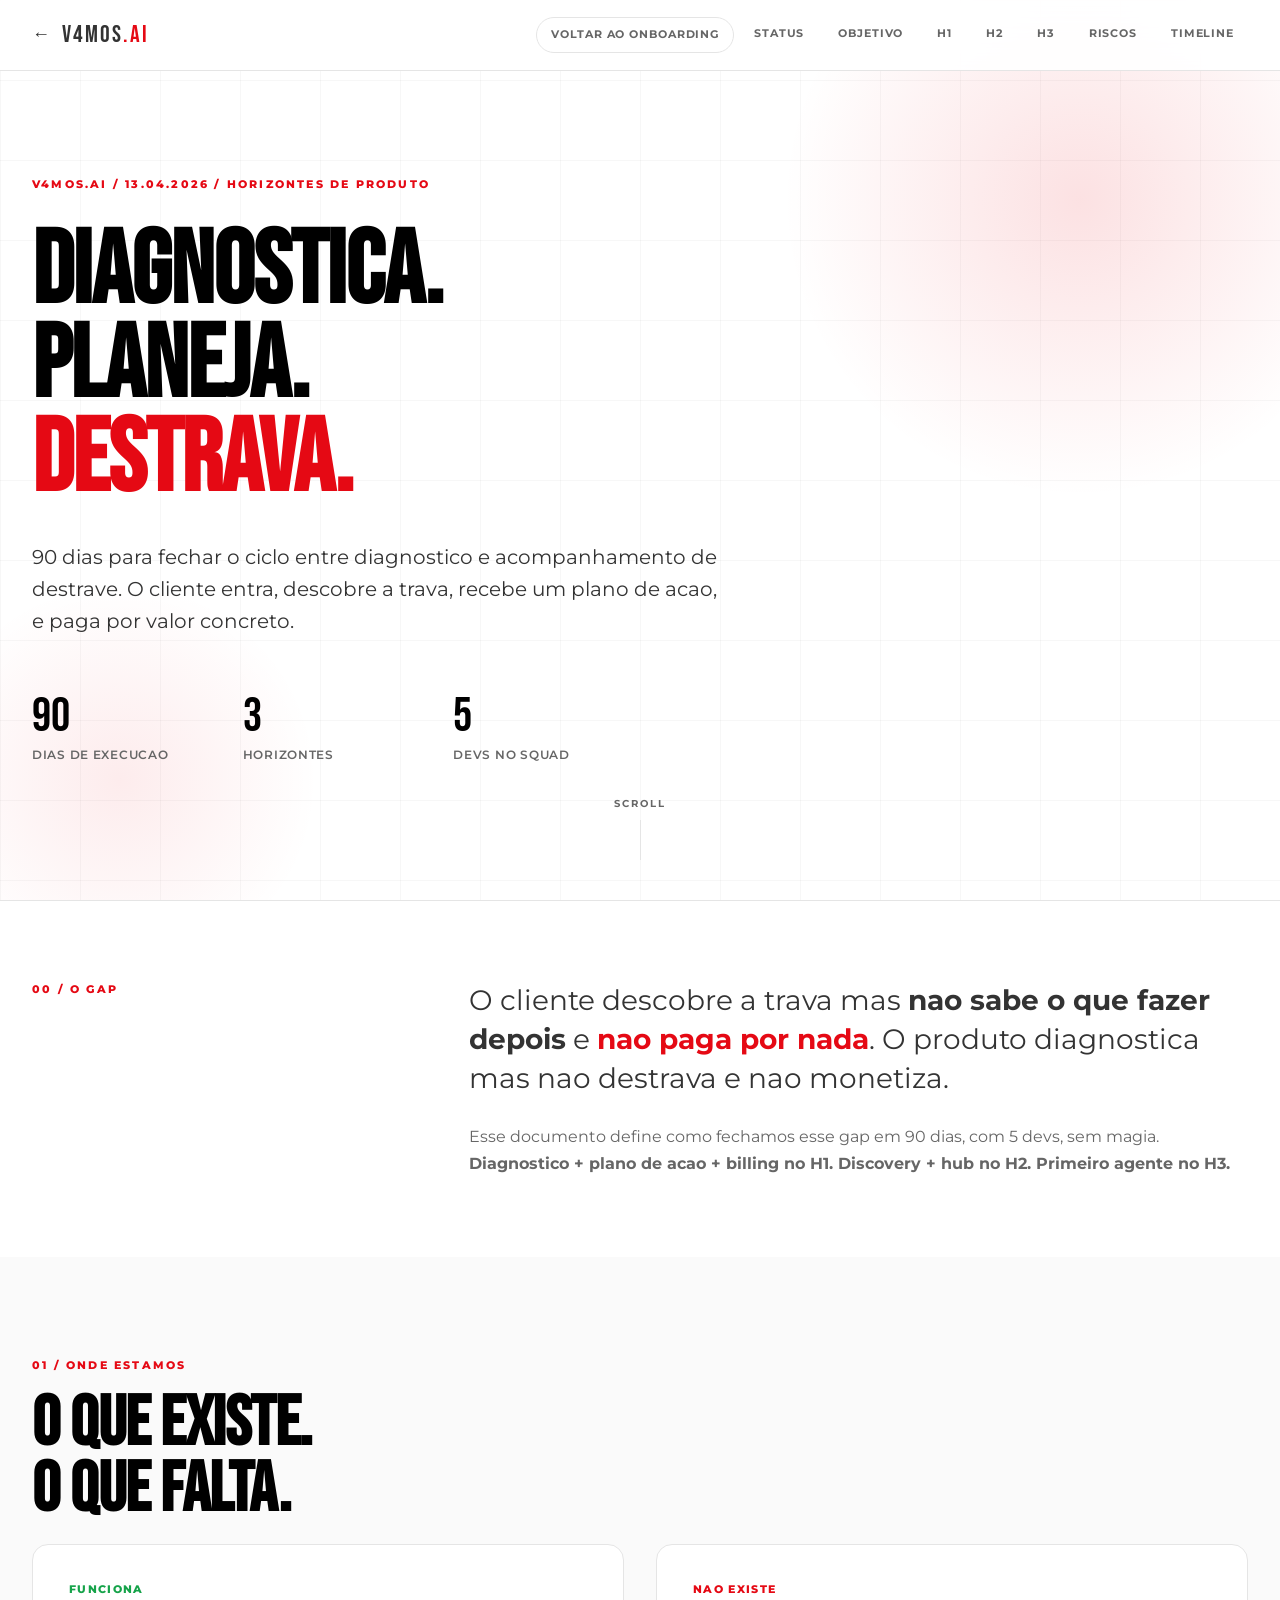
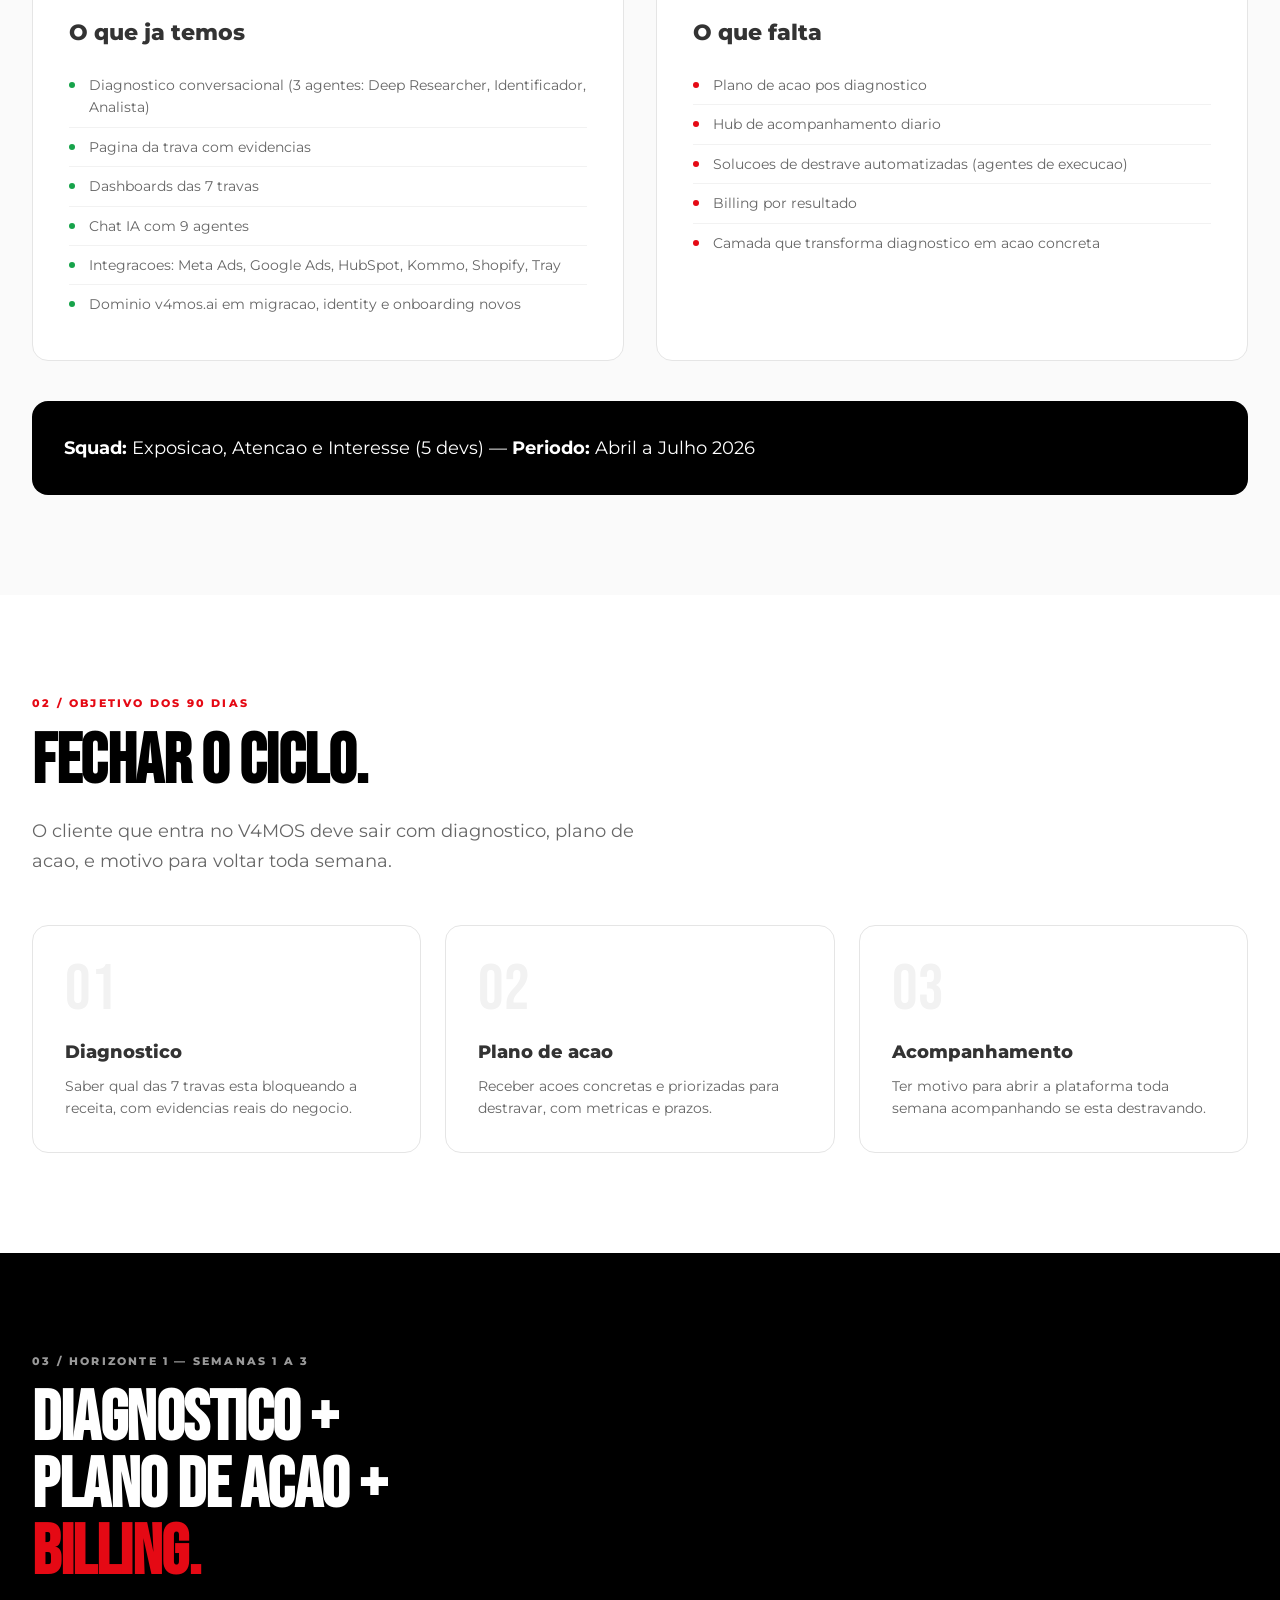
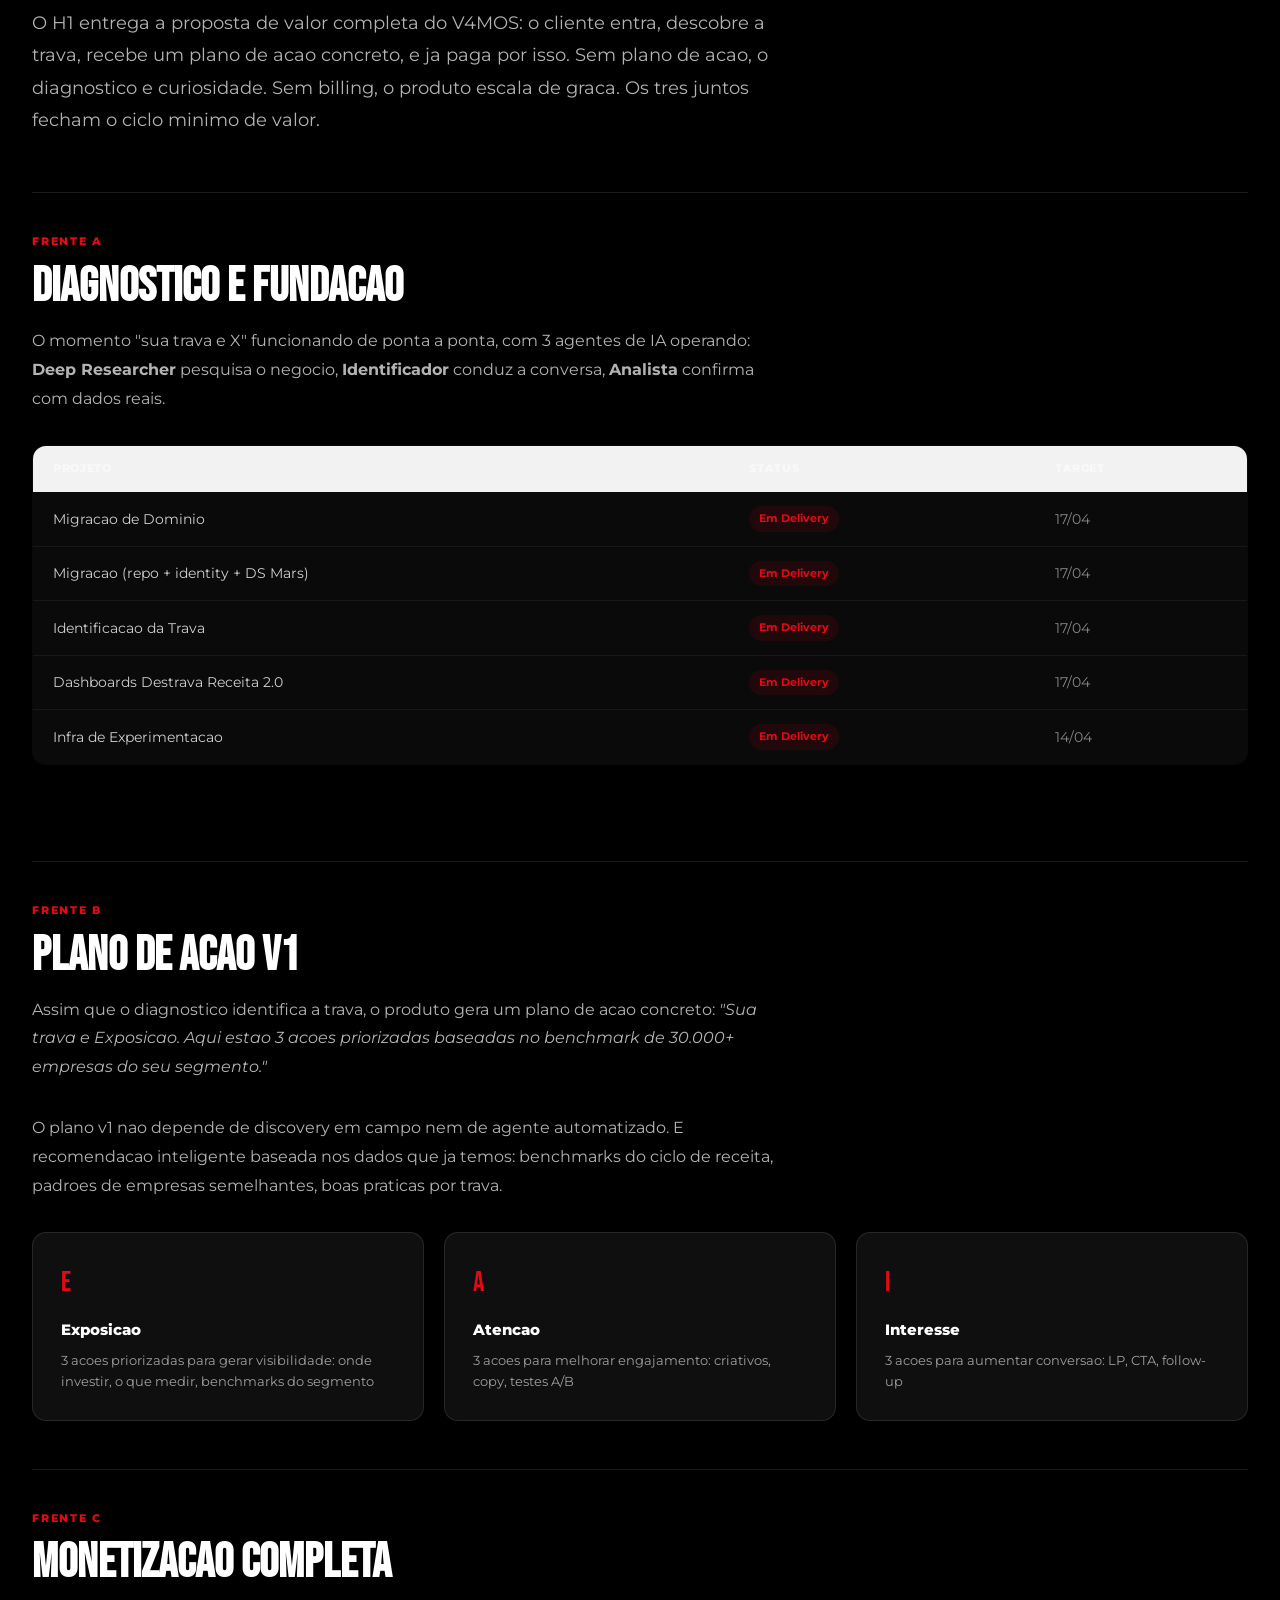
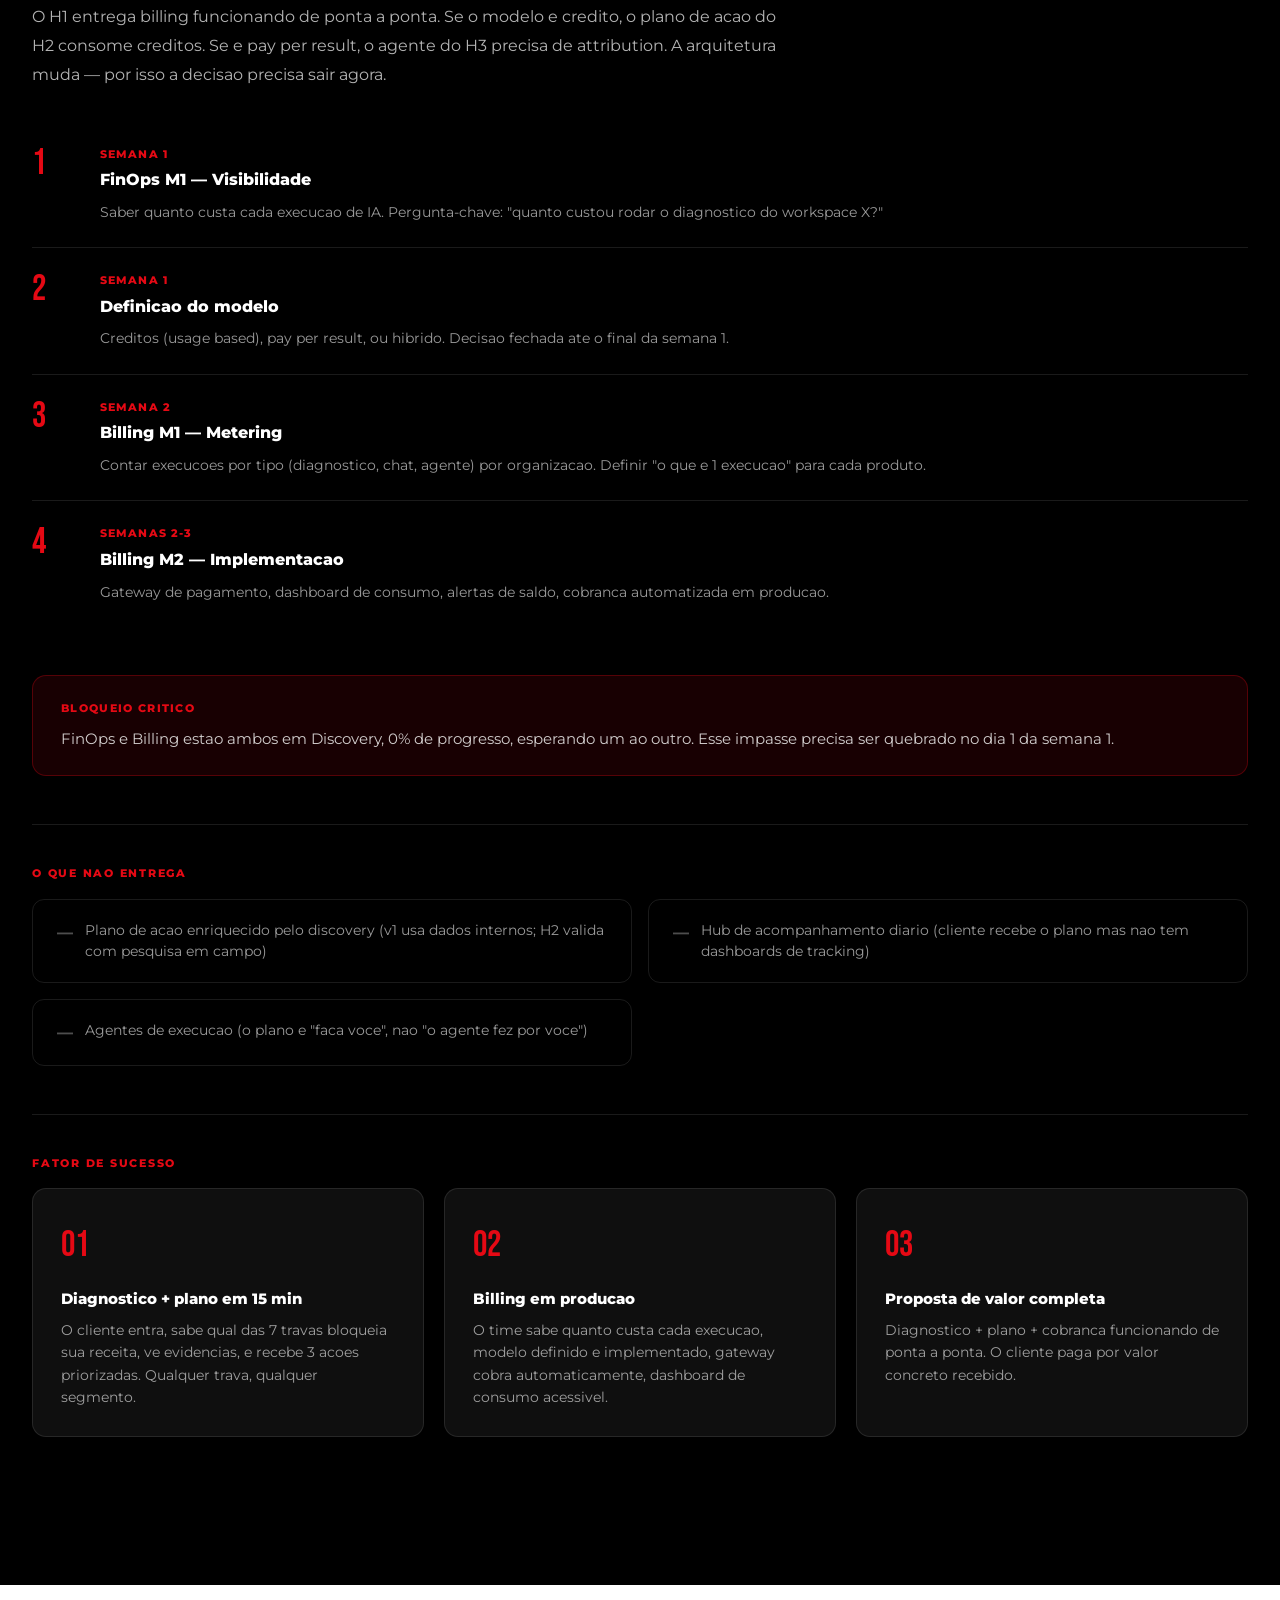
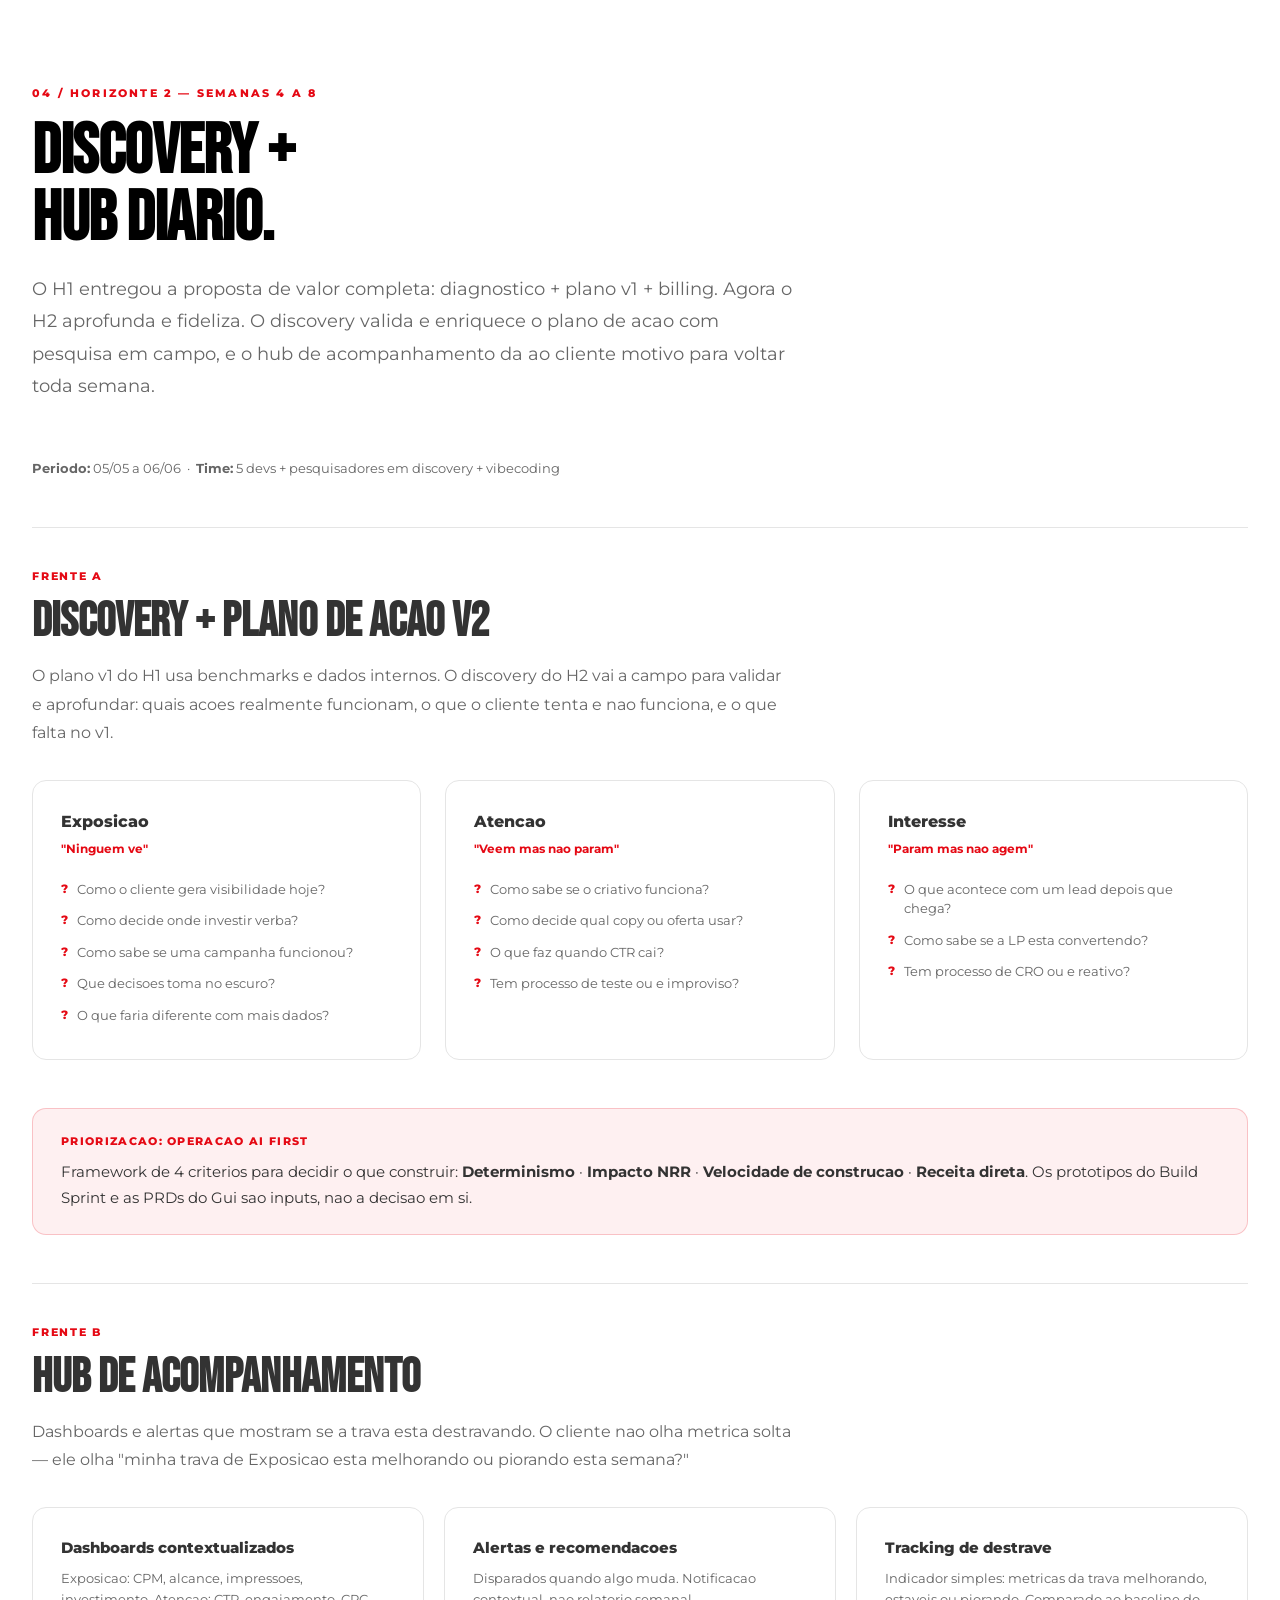
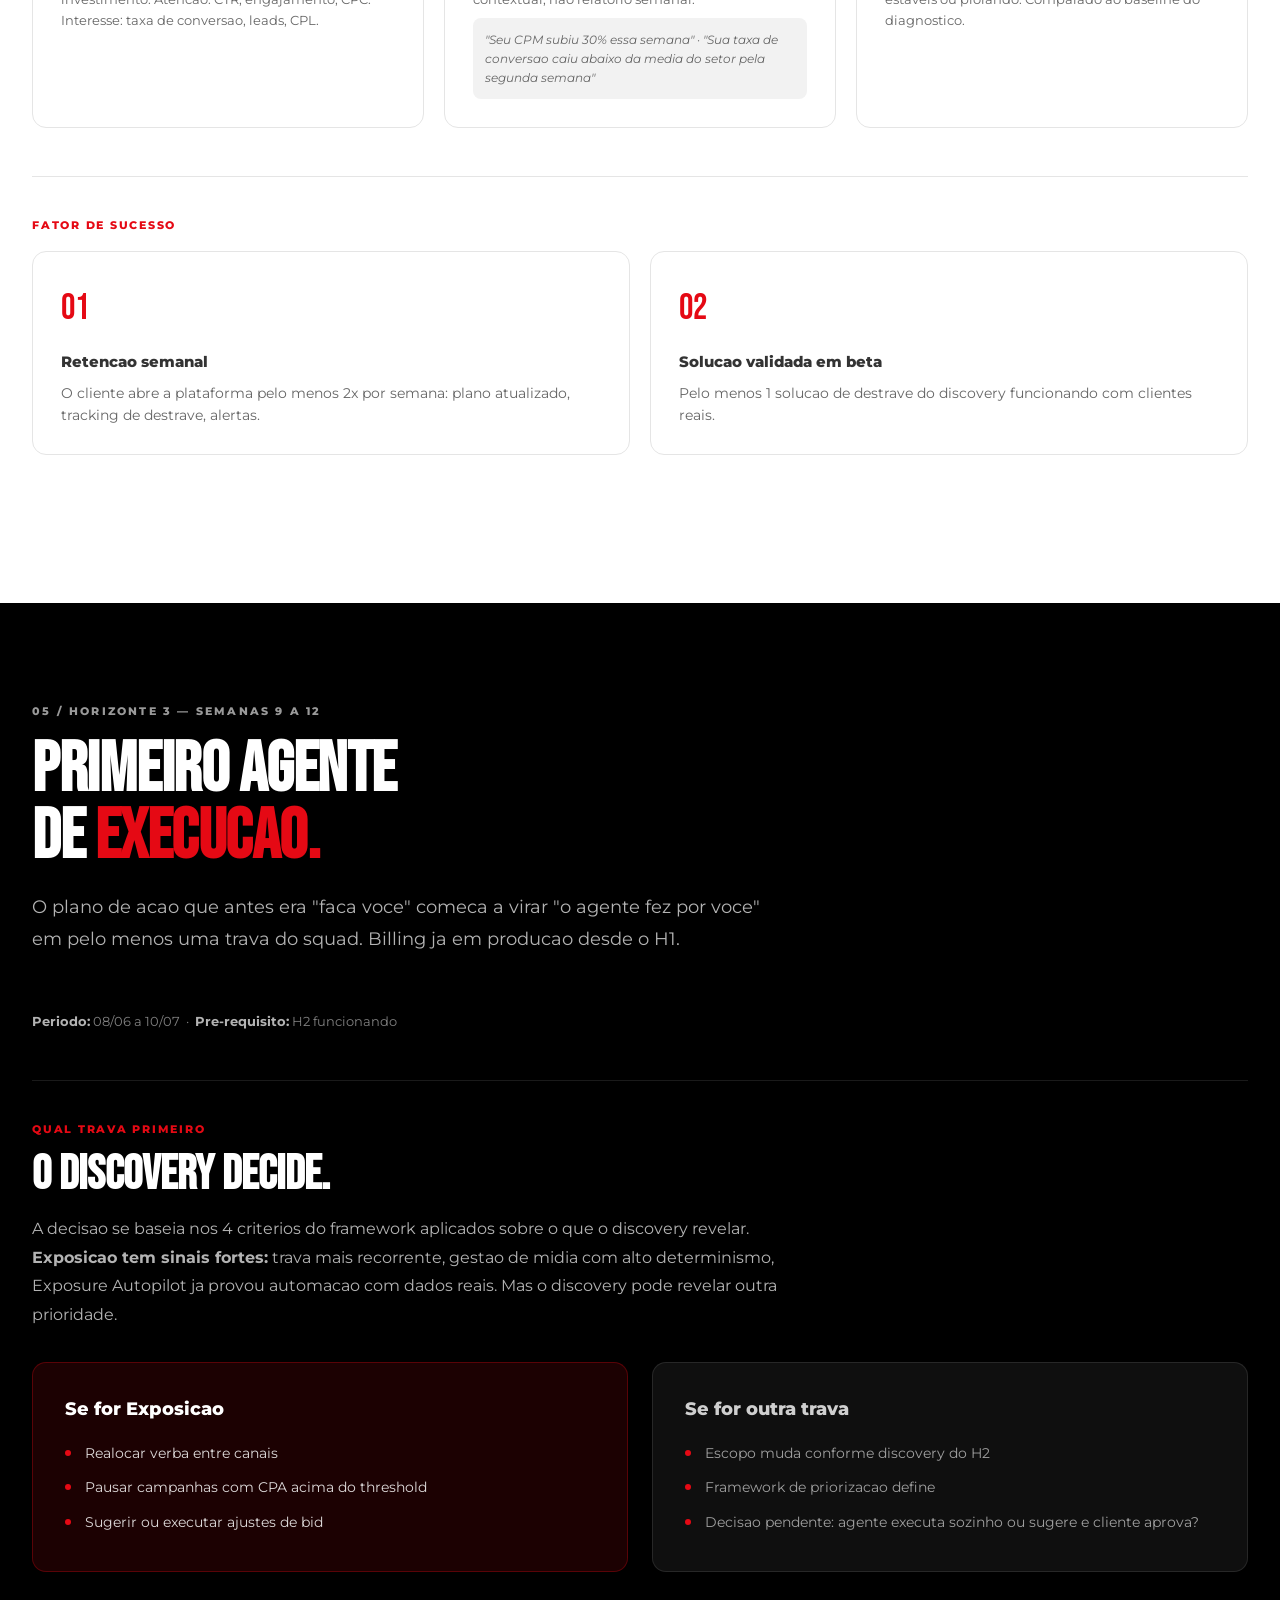
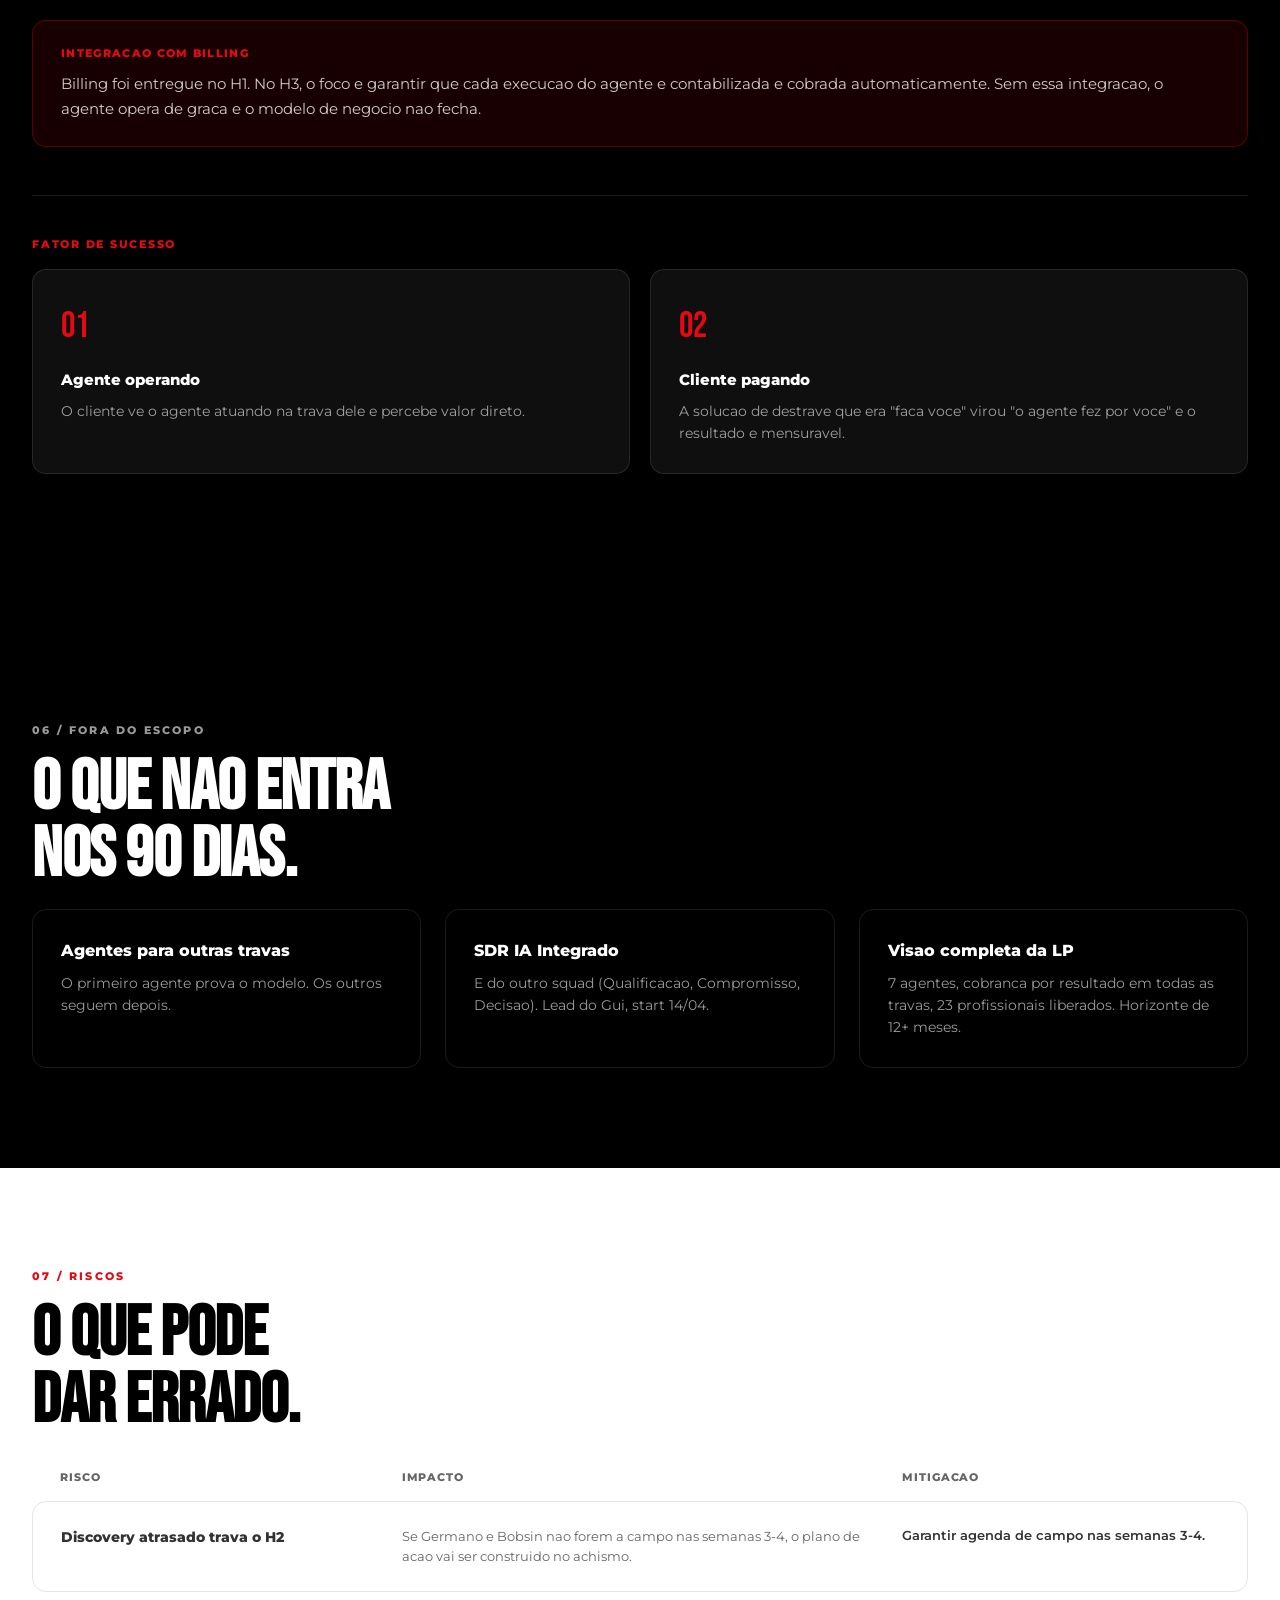
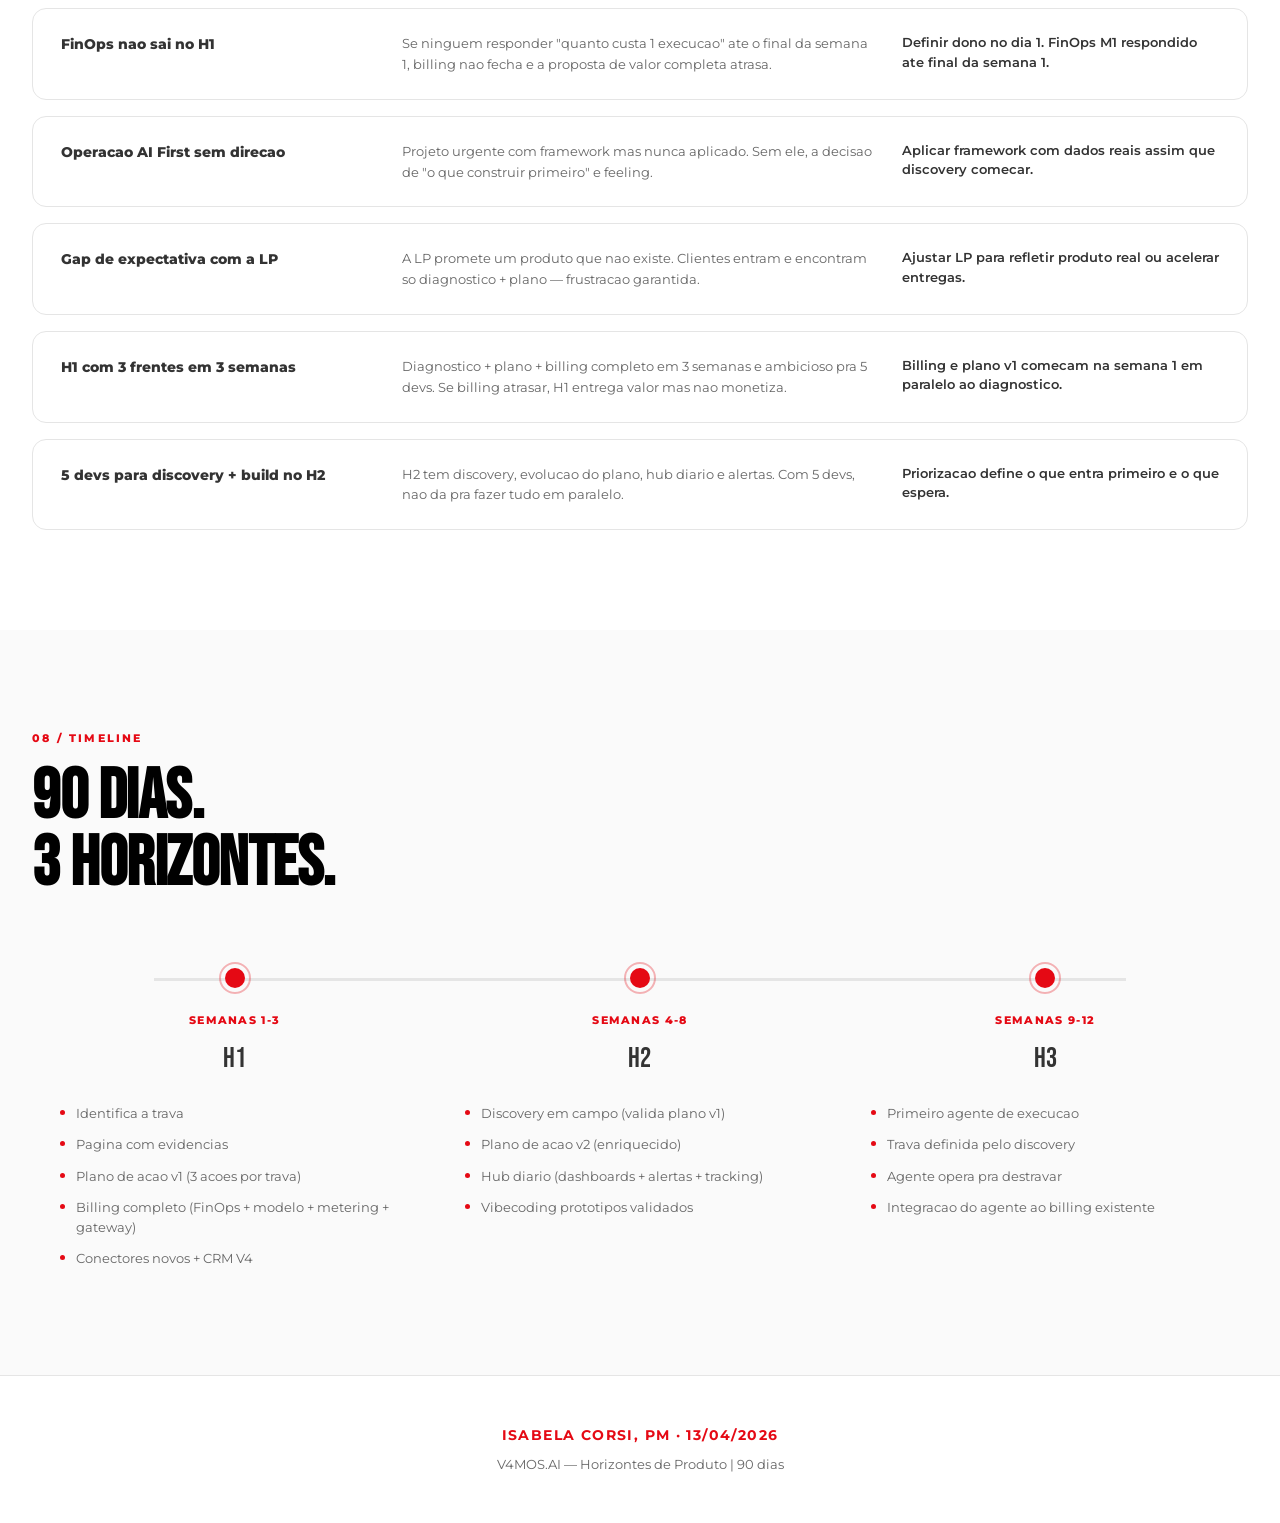
<file: site/roadmap.html>
<!DOCTYPE html>
<html lang="pt-BR">
<head>
  <meta charset="utf-8"/>
  <meta name="viewport" content="width=device-width,initial-scale=1"/>
  <title>V4MOS.AI — Horizontes de Produto | 90 dias</title>
  <link rel="preconnect" href="https://fonts.googleapis.com"/>
  <link rel="preconnect" href="https://fonts.gstatic.com" crossorigin/>
  <link href="https://fonts.googleapis.com/css2?family=Bebas+Neue&family=Montserrat:ital,wght@0,300;0,400;0,500;0,600;0,700;0,800;0,900;1,400&display=swap" rel="stylesheet"/>
  <style>
/* ====== V4MOS.AI Horizontes 90 Dias — Editorial Design ====== */
:root {
  --white: #ffffff;
  --off-white: #fafafa;
  --light-gray: #f2f2f2;
  --mid-gray: #e5e5e5;
  --text-gray: #666666;
  --dark: #333333;
  --darker: #1a1a1a;
  --black: #000000;
  --red: #e50914;
  --red-dark: #b20710;
  --red-darker: #80050b;
  --font-body: 'Montserrat', sans-serif;
  --font-display: 'Bebas Neue', sans-serif;
  --max-w: 1280px;
  --ease: cubic-bezier(.22, 1, .36, 1);
}

*, *::before, *::after { box-sizing: border-box; margin: 0; padding: 0; }
html { scroll-behavior: smooth; -webkit-font-smoothing: antialiased; }

body {
  font-family: var(--font-body);
  color: var(--dark);
  background: var(--white);
  line-height: 1.6;
  font-size: 16px;
  overflow-x: hidden;
}

a { color: inherit; text-decoration: none; }
strong { font-weight: 700; }
.red { color: var(--red); }
.light { color: var(--white); }
.wrap { max-width: var(--max-w); margin: 0 auto; padding: 0 32px; }

/* ====== NAV ====== */
.nav {
  position: fixed; top: 0; left: 0; right: 0; z-index: 100;
  background: rgba(255,255,255,.92);
  backdrop-filter: blur(20px);
  border-bottom: 1px solid var(--mid-gray);
  transition: background .3s var(--ease);
}
.nav-inner {
  max-width: var(--max-w); margin: 0 auto; padding: 16px 32px;
  display: flex; justify-content: space-between; align-items: center;
}
.nav-brand {
  font-family: var(--font-display);
  font-size: 24px; letter-spacing: 2px;
}
.nav-links { display: flex; gap: 6px; flex-wrap: wrap; }
.nav-links a {
  font-size: 11px; font-weight: 700; text-transform: uppercase;
  letter-spacing: .08em; padding: 8px 14px; border-radius: 100px;
  color: var(--text-gray); transition: all .2s var(--ease);
}
.nav-links a:hover { color: var(--black); background: var(--light-gray); }

/* ====== HERO ====== */
.hero {
  min-height: 100vh; display: flex; flex-direction: column;
  justify-content: center; position: relative;
  padding: 120px 32px 80px; overflow: hidden;
}
.hero-bg { position: absolute; inset: 0; pointer-events: none; }
.hero-grid {
  position: absolute; inset: 0;
  background-image:
    linear-gradient(rgba(0,0,0,.03) 1px, transparent 1px),
    linear-gradient(90deg, rgba(0,0,0,.03) 1px, transparent 1px);
  background-size: 80px 80px;
}
.hero-glow {
  position: absolute;
  width: 600px; height: 600px;
  right: -100px; top: -100px;
  background: radial-gradient(circle, rgba(229,9,20,.12) 0%, transparent 70%);
  border-radius: 50%;
}
.hero-glow-bl {
  position: absolute;
  width: 400px; height: 400px;
  left: -80px; bottom: -80px;
  background: radial-gradient(circle, rgba(229,9,20,.08) 0%, transparent 70%);
  border-radius: 50%;
}
.hero-content {
  max-width: var(--max-w); margin: 0 auto; width: 100%;
  position: relative; z-index: 1;
}
.hero-eyebrow {
  font-size: 11px; font-weight: 800; text-transform: uppercase;
  letter-spacing: .2em; color: var(--red);
  margin-bottom: 32px;
}
.hero-title {
  font-family: var(--font-display);
  font-size: clamp(52px, 8vw, 120px);
  line-height: .92; letter-spacing: -1px;
  color: var(--black);
  margin-bottom: 32px;
}
.hero-accent { color: var(--red); }
.hero-sub {
  font-size: 20px; line-height: 1.6; color: var(--dark);
  max-width: 700px; margin-bottom: 56px; font-weight: 400;
}
.hero-stats {
  display: grid; grid-template-columns: repeat(3, 1fr);
  gap: 32px; max-width: 600px;
}
.hero-stat-num {
  font-family: var(--font-display);
  font-size: 48px; color: var(--black); line-height: 1;
}
.hero-stat-label {
  font-size: 12px; font-weight: 600; text-transform: uppercase;
  letter-spacing: .06em; color: var(--text-gray); margin-top: 4px;
}
.hero-scroll {
  position: absolute; bottom: 40px; left: 50%;
  transform: translateX(-50%);
  display: flex; flex-direction: column; align-items: center; gap: 8px;
}
.hero-scroll span {
  font-size: 10px; font-weight: 700; text-transform: uppercase;
  letter-spacing: .2em; color: var(--text-gray);
}
.hero-scroll-line {
  width: 1px; height: 40px; background: var(--mid-gray);
  animation: scrollPulse 2s ease-in-out infinite;
}
@keyframes scrollPulse {
  0%, 100% { opacity: .3; transform: scaleY(.6); }
  50% { opacity: 1; transform: scaleY(1); }
}

/* ====== SECTION TAGS ====== */
.section-tag {
  font-size: 11px; font-weight: 800; text-transform: uppercase;
  letter-spacing: .2em; color: var(--red); margin-bottom: 16px;
}
.section-tag.light { color: rgba(255,255,255,.6); }
.section-title {
  font-family: var(--font-display);
  font-size: clamp(40px, 5.5vw, 80px);
  line-height: .95; letter-spacing: -0.5px;
  color: var(--black); margin-bottom: 20px;
}
.section-title.light { color: var(--white); }
.section-sub {
  font-size: 18px; color: var(--text-gray);
  max-width: 640px; margin-bottom: 48px; line-height: 1.7;
}
.section-sub.light { color: rgba(255,255,255,.7); }

/* ====== BRUTAL QUOTE ====== */
.brutal { padding: 80px 0; border-top: 1px solid var(--mid-gray); }
.brutal-grid { display: grid; grid-template-columns: 1fr 2fr; gap: 48px; align-items: start; }
.brutal-quote {
  font-size: 28px; line-height: 1.4; font-weight: 400;
  border: none; padding: 0; margin: 0 0 24px;
}
.brutal-note { font-size: 16px; color: var(--text-gray); line-height: 1.7; }

/* ====== ONDE ESTAMOS ====== */
.onde-estamos { padding: 100px 0; background: var(--off-white); }
.onde-grid { display: grid; grid-template-columns: 1fr 1fr; gap: 32px; margin-bottom: 40px; }
.onde-card {
  background: var(--white); border: 1px solid var(--mid-gray);
  padding: 36px; border-radius: 16px;
  transition: transform .3s var(--ease), box-shadow .3s var(--ease);
}
.onde-card:hover {
  transform: translateY(-4px);
  box-shadow: 0 20px 60px rgba(0,0,0,.06);
}
.onde-card-tag {
  font-size: 11px; font-weight: 800; text-transform: uppercase;
  letter-spacing: .12em; margin-bottom: 16px;
}
.onde-card-tag.green { color: #16a34a; }
.onde-card-tag.red { color: var(--red); }
.onde-card h3 { font-size: 22px; font-weight: 800; margin-bottom: 16px; }
.onde-card ul { list-style: none; }
.onde-card li {
  padding: 8px 0; font-size: 14px; color: var(--text-gray);
  border-bottom: 1px solid var(--light-gray);
  padding-left: 20px; position: relative;
}
.onde-card li:last-child { border-bottom: none; }
.onde-card li::before {
  content: ''; position: absolute; left: 0; top: 16px;
  width: 6px; height: 6px; border-radius: 50%;
}
.onde-card.funciona li::before { background: #16a34a; }
.onde-card.falta li::before { background: var(--red); }
.gap-callout {
  background: var(--black); color: var(--white);
  padding: 32px; border-radius: 16px;
}
.gap-callout p { font-size: 18px; line-height: 1.7; }

/* ====== OBJETIVO ====== */
.objetivo { padding: 100px 0; }
.objetivo-steps {
  display: grid; grid-template-columns: repeat(3, 1fr);
  gap: 24px; margin-top: 48px;
}
.objetivo-step {
  padding: 32px; border: 1px solid var(--mid-gray);
  border-radius: 16px; position: relative;
  transition: all .2s var(--ease);
}
.objetivo-step:hover { border-color: var(--red); }
.objetivo-step-num {
  font-family: var(--font-display);
  font-size: 64px; color: var(--light-gray); line-height: 1;
  margin-bottom: 16px;
}
.objetivo-step h3 { font-size: 18px; font-weight: 800; margin-bottom: 8px; }
.objetivo-step p { font-size: 14px; color: var(--text-gray); line-height: 1.6; }

/* ====== HORIZONTE (shared) ====== */
.horizonte { padding: 100px 0; }
.horizonte-dark { background: var(--black); color: var(--white); }
.horizonte-light { background: var(--off-white); }

.h-intro {
  font-size: 18px; color: var(--text-gray); line-height: 1.8;
  max-width: 760px; margin-bottom: 56px;
}
.h-intro.light { color: rgba(255,255,255,.7); }

.frente-label {
  font-size: 11px; font-weight: 800; text-transform: uppercase;
  letter-spacing: .16em; color: var(--red); margin-bottom: 12px;
  padding-top: 40px; border-top: 1px solid var(--mid-gray);
}
.frente-label.light { border-color: rgba(255,255,255,.1); }
.frente-title {
  font-family: var(--font-display);
  font-size: clamp(28px, 4vw, 48px);
  line-height: 1; margin-bottom: 16px;
}
.frente-title.light { color: var(--white); }
.frente-desc {
  font-size: 16px; color: var(--text-gray); line-height: 1.8;
  max-width: 760px; margin-bottom: 32px;
}
.frente-desc.light { color: rgba(255,255,255,.7); }

/* Status table */
.status-table {
  width: 100%; border-collapse: collapse;
  margin-bottom: 48px; border-radius: 14px; overflow: hidden;
  border: 1px solid var(--mid-gray);
}
.status-table th {
  background: var(--light-gray); font-size: 11px; font-weight: 800;
  text-transform: uppercase; letter-spacing: .06em; color: var(--text-gray);
  padding: 14px 20px; text-align: left;
}
.status-table td {
  padding: 14px 20px; font-size: 14px;
  border-bottom: 1px solid var(--light-gray);
}
.status-table tr:last-child td { border-bottom: none; }
.status-badge {
  font-size: 11px; font-weight: 700; padding: 4px 10px;
  border-radius: 100px; display: inline-block;
}
.status-delivery { background: rgba(229,9,20,.1); color: var(--red); }

/* Trava cards */
.trava-grid {
  display: grid; grid-template-columns: repeat(3, 1fr);
  gap: 20px; margin-bottom: 40px;
}
.trava-card {
  padding: 28px; border: 1px solid var(--mid-gray);
  border-radius: 14px; background: var(--white);
  transition: all .2s var(--ease);
}
.trava-card:hover { border-color: var(--red); transform: translateY(-2px); }
.trava-card h4 {
  font-size: 15px; font-weight: 800; margin-bottom: 8px;
  color: var(--dark);
}
.trava-card p { font-size: 13px; color: var(--text-gray); line-height: 1.6; }
.trava-card .trava-icon {
  font-family: var(--font-display); font-size: 28px;
  color: var(--red); margin-bottom: 12px;
}

/* Dependency sequence */
.dep-sequence { margin-bottom: 48px; }
.dep-item {
  display: grid; grid-template-columns: 48px 1fr;
  gap: 20px; padding: 24px 0;
  border-bottom: 1px solid var(--light-gray);
}
.dep-item.dark { border-color: rgba(255,255,255,.1); }
.dep-num {
  font-family: var(--font-display);
  font-size: 36px; color: var(--red); line-height: 1;
}
.dep-content h4 { font-size: 16px; font-weight: 800; margin-bottom: 8px; }
.dep-content.light h4 { color: var(--white); }
.dep-content p { font-size: 14px; color: var(--text-gray); line-height: 1.6; }
.dep-content.light p { color: rgba(255,255,255,.6); }
.dep-timing {
  font-size: 11px; font-weight: 800; text-transform: uppercase;
  letter-spacing: .1em; color: var(--red); margin-bottom: 4px;
}

/* Callout box */
.callout {
  background: rgba(229,9,20,.06); border: 1px solid rgba(229,9,20,.2);
  padding: 24px 28px; border-radius: 14px; margin-bottom: 48px;
}
.callout.dark {
  background: rgba(229,9,20,.1); border-color: rgba(229,9,20,.3);
}
.callout p { font-size: 15px; line-height: 1.7; }
.callout.dark p { color: rgba(255,255,255,.8); }
.callout-label {
  font-size: 11px; font-weight: 800; text-transform: uppercase;
  letter-spacing: .12em; color: var(--red); margin-bottom: 8px;
}

/* Non-delivery list */
.nao-entrega {
  display: grid; grid-template-columns: 1fr 1fr; gap: 16px;
  margin-bottom: 48px;
}
.nao-item {
  display: flex; align-items: flex-start; gap: 12px;
  padding: 20px 24px; border: 1px solid var(--mid-gray);
  border-radius: 12px; font-size: 14px; color: var(--text-gray);
  line-height: 1.5;
}
.nao-item.dark { border-color: rgba(255,255,255,.1); color: rgba(255,255,255,.6); }
.nao-x { color: var(--text-gray); font-weight: 800; font-size: 16px; flex-shrink: 0; margin-top: 1px; }
.nao-item.dark .nao-x { color: rgba(255,255,255,.3); }

/* Fator de sucesso */
.fator-grid {
  display: grid; grid-template-columns: repeat(auto-fit, minmax(280px, 1fr));
  gap: 20px; margin-bottom: 48px;
}
.fator-card {
  padding: 28px; border-radius: 14px;
  background: var(--white); border: 1px solid var(--mid-gray);
}
.fator-card.dark {
  background: rgba(255,255,255,.06); border-color: rgba(255,255,255,.1);
}
.fator-num {
  font-family: var(--font-display);
  font-size: 36px; color: var(--red); margin-bottom: 12px;
}
.fator-card h4 { font-size: 15px; font-weight: 800; margin-bottom: 8px; }
.fator-card.dark h4 { color: var(--white); }
.fator-card p { font-size: 14px; color: var(--text-gray); line-height: 1.6; }
.fator-card.dark p { color: rgba(255,255,255,.6); }

/* Discovery questions */
.discovery-grid {
  display: grid; grid-template-columns: repeat(3, 1fr);
  gap: 24px; margin-bottom: 48px;
}
.discovery-card {
  padding: 28px; border: 1px solid var(--mid-gray);
  border-radius: 14px; background: var(--white);
}
.discovery-card h4 {
  font-size: 16px; font-weight: 800; margin-bottom: 4px;
}
.discovery-card .subtitle {
  font-size: 12px; color: var(--red); font-weight: 700;
  margin-bottom: 16px;
}
.discovery-card ul { list-style: none; }
.discovery-card li {
  font-size: 13px; color: var(--text-gray); padding: 6px 0;
  padding-left: 16px; position: relative; line-height: 1.5;
}
.discovery-card li::before {
  content: '?'; position: absolute; left: 0; top: 6px;
  color: var(--red); font-weight: 800; font-size: 12px;
}

/* Hub items */
.hub-grid {
  display: grid; grid-template-columns: repeat(3, 1fr);
  gap: 20px; margin-bottom: 48px;
}
.hub-card {
  padding: 28px; border: 1px solid var(--mid-gray);
  border-radius: 14px; background: var(--white);
}
.hub-card h4 { font-size: 15px; font-weight: 800; margin-bottom: 8px; }
.hub-card p { font-size: 13px; color: var(--text-gray); line-height: 1.6; margin-bottom: 8px; }
.hub-example {
  font-size: 12px; font-style: italic; color: var(--text-gray);
  padding: 12px; background: var(--light-gray); border-radius: 8px;
  margin-top: 8px;
}

/* Agente section */
.agente-options {
  display: grid; grid-template-columns: 1fr 1fr;
  gap: 24px; margin-bottom: 48px;
}
.agente-card {
  padding: 32px; border-radius: 14px;
}
.agente-card.highlight {
  background: rgba(229,9,20,.12); border: 1px solid rgba(229,9,20,.3);
}
.agente-card.default {
  background: rgba(255,255,255,.06); border: 1px solid rgba(255,255,255,.1);
}
.agente-card h4 { font-size: 18px; font-weight: 800; margin-bottom: 12px; }
.agente-card.highlight h4 { color: var(--white); }
.agente-card.default h4 { color: rgba(255,255,255,.8); }
.agente-card ul { list-style: none; }
.agente-card li {
  font-size: 14px; padding: 6px 0;
  padding-left: 20px; position: relative;
}
.agente-card.highlight li { color: rgba(255,255,255,.85); }
.agente-card.default li { color: rgba(255,255,255,.6); }
.agente-card li::before {
  content: ''; position: absolute; left: 0; top: 14px;
  width: 6px; height: 6px; border-radius: 50%;
  background: var(--red);
}

/* ====== RISCOS ====== */
.riscos { padding: 100px 0; }
.riscos-grid { display: grid; gap: 16px; }
.risco-item {
  display: grid; grid-template-columns: 1fr 1.5fr 1fr;
  gap: 24px; padding: 24px 28px;
  border: 1px solid var(--mid-gray); border-radius: 14px;
  transition: all .2s var(--ease);
}
.risco-item:hover { border-color: var(--red); }
.risco-label {
  font-size: 14px; font-weight: 800; color: var(--dark);
}
.risco-impact { font-size: 13px; color: var(--text-gray); line-height: 1.6; }
.risco-mitigation {
  font-size: 13px; color: var(--dark); font-weight: 600; line-height: 1.5;
}
.riscos-header {
  display: grid; grid-template-columns: 1fr 1.5fr 1fr;
  gap: 24px; padding: 14px 28px;
  font-size: 11px; font-weight: 800; text-transform: uppercase;
  letter-spacing: .08em; color: var(--text-gray);
}

/* ====== FORA DOS 90 DIAS ====== */
.fora { padding: 100px 0; background: var(--black); color: var(--white); }
.fora-grid {
  display: grid; grid-template-columns: repeat(3, 1fr);
  gap: 24px;
}
.fora-card {
  padding: 28px; border: 1px solid rgba(255,255,255,.1);
  border-radius: 14px;
}
.fora-card h4 { font-size: 16px; font-weight: 800; margin-bottom: 8px; color: var(--white); }
.fora-card p { font-size: 14px; color: rgba(255,255,255,.6); line-height: 1.6; }

/* ====== RESUMO VISUAL ====== */
.resumo { padding: 100px 0; background: var(--off-white); }
.timeline {
  display: grid; grid-template-columns: repeat(3, 1fr);
  gap: 0; position: relative;
}
.timeline::before {
  content: ''; position: absolute;
  top: 60px; left: 10%; right: 10%;
  height: 3px; background: var(--mid-gray);
}
.timeline-phase { padding: 0 20px; text-align: center; position: relative; }
.timeline-dot {
  width: 20px; height: 20px; border-radius: 50%;
  background: var(--red); margin: 50px auto 24px;
  position: relative; z-index: 1;
}
.timeline-dot::after {
  content: ''; position: absolute;
  inset: -6px; border-radius: 50%;
  border: 2px solid rgba(229,9,20,.3);
}
.timeline-period {
  font-size: 11px; font-weight: 800; text-transform: uppercase;
  letter-spacing: .12em; color: var(--red); margin-bottom: 8px;
}
.timeline-name {
  font-family: var(--font-display);
  font-size: 28px; margin-bottom: 16px;
}
.timeline-items { list-style: none; text-align: left; padding: 0 8px; }
.timeline-items li {
  font-size: 13px; color: var(--text-gray); padding: 6px 0;
  padding-left: 16px; position: relative; line-height: 1.5;
}
.timeline-items li::before {
  content: ''; position: absolute; left: 0; top: 12px;
  width: 5px; height: 5px; border-radius: 50%;
  background: var(--red);
}

/* ====== FOOTER ====== */
.footer {
  padding: 48px 0; border-top: 1px solid var(--mid-gray);
  text-align: center;
}
.footer p { font-size: 13px; color: var(--text-gray); }
.footer .signature {
  font-size: 14px; font-weight: 700; color: var(--red);
  text-transform: uppercase; letter-spacing: .1em;
  margin-bottom: 8px;
}

/* ====== RESPONSIVE ====== */
@media (max-width: 900px) {
  .hero-stats { grid-template-columns: repeat(3, 1fr); gap: 20px; }
  .onde-grid, .discovery-grid, .hub-grid, .agente-options,
  .trava-grid, .fora-grid { grid-template-columns: 1fr; }
  .objetivo-steps { grid-template-columns: 1fr; }
  .nao-entrega { grid-template-columns: 1fr; }
  .brutal-grid { grid-template-columns: 1fr; }
  .timeline { grid-template-columns: 1fr; gap: 48px; }
  .timeline::before { display: none; }
  .timeline-dot { margin-top: 0; }
  .risco-item { grid-template-columns: 1fr; }
  .riscos-header { display: none; }
  .nav-links { display: none; }
  .dep-item { grid-template-columns: 36px 1fr; }
  .fator-grid { grid-template-columns: 1fr; }
}

@media (max-width: 600px) {
  .hero-stats { grid-template-columns: 1fr 1fr; }
  .hero-title { font-size: clamp(40px, 12vw, 80px); }
}

  </style>
</head>
<body>

<!-- ====== NAV ====== -->
<nav class="nav" id="nav">
  <div class="nav-inner">
    <a href="index.html" class="nav-brand" style="display:flex;align-items:center;gap:10px;">
      <span style="font-size:18px;line-height:1;">&larr;</span>
      <span>V4MOS<span class="red">.AI</span></span>
    </a>
    <div class="nav-links">
      <a href="index.html" style="border:1px solid var(--mid-gray);">Voltar ao Onboarding</a>
      <a href="#onde-estamos">Status</a>
      <a href="#objetivo">Objetivo</a>
      <a href="#h1">H1</a>
      <a href="#h2">H2</a>
      <a href="#h3">H3</a>
      <a href="#riscos">Riscos</a>
      <a href="#resumo">Timeline</a>
    </div>
  </div>
</nav>

<!-- ====== HERO ====== -->
<section class="hero">
  <div class="hero-bg">
    <div class="hero-grid"></div>
    <div class="hero-glow"></div>
    <div class="hero-glow-bl"></div>
  </div>
  <div class="hero-content">
    <div class="hero-eyebrow">V4MOS.AI / 13.04.2026 / Horizontes de Produto</div>
    <h1 class="hero-title">
      Diagnostica.<br/>Planeja.<br/>
      <span class="hero-accent">Destrava.</span>
    </h1>
    <p class="hero-sub">90 dias para fechar o ciclo entre diagnostico e acompanhamento de destrave. O cliente entra, descobre a trava, recebe um plano de acao, e paga por valor concreto.</p>
    <div class="hero-stats">
      <div class="hero-stat">
        <div class="hero-stat-num">90</div>
        <div class="hero-stat-label">Dias de execucao</div>
      </div>
      <div class="hero-stat">
        <div class="hero-stat-num">3</div>
        <div class="hero-stat-label">Horizontes</div>
      </div>
      <div class="hero-stat">
        <div class="hero-stat-num">5</div>
        <div class="hero-stat-label">Devs no squad</div>
      </div>
    </div>
  </div>
  <div class="hero-scroll">
    <span>Scroll</span>
    <div class="hero-scroll-line"></div>
  </div>
</section>

<!-- ====== LEITURA BRUTAL ====== -->
<section class="brutal">
  <div class="wrap">
    <div class="brutal-grid">
      <div class="brutal-left">
        <div class="section-tag">00 / O gap</div>
      </div>
      <div class="brutal-right">
        <blockquote class="brutal-quote">
          O cliente descobre a trava mas <strong>nao sabe o que fazer depois</strong> e <strong class="red">nao paga por nada</strong>. O produto diagnostica mas nao destrava e nao monetiza.
        </blockquote>
        <p class="brutal-note">Esse documento define como fechamos esse gap em 90 dias, com 5 devs, sem magia. <strong>Diagnostico + plano de acao + billing no H1. Discovery + hub no H2. Primeiro agente no H3.</strong></p>
      </div>
    </div>
  </div>
</section>

<!-- ====== ONDE ESTAMOS ====== -->
<section class="onde-estamos" id="onde-estamos">
  <div class="wrap">
    <div class="section-tag">01 / Onde estamos</div>
    <h2 class="section-title">O que existe.<br/>O que falta.</h2>

    <div class="onde-grid">
      <div class="onde-card funciona">
        <div class="onde-card-tag green">Funciona</div>
        <h3>O que ja temos</h3>
        <ul>
          <li>Diagnostico conversacional (3 agentes: Deep Researcher, Identificador, Analista)</li>
          <li>Pagina da trava com evidencias</li>
          <li>Dashboards das 7 travas</li>
          <li>Chat IA com 9 agentes</li>
          <li>Integracoes: Meta Ads, Google Ads, HubSpot, Kommo, Shopify, Tray</li>
          <li>Dominio v4mos.ai em migracao, identity e onboarding novos</li>
        </ul>
      </div>
      <div class="onde-card falta">
        <div class="onde-card-tag red">Nao existe</div>
        <h3>O que falta</h3>
        <ul>
          <li>Plano de acao pos diagnostico</li>
          <li>Hub de acompanhamento diario</li>
          <li>Solucoes de destrave automatizadas (agentes de execucao)</li>
          <li>Billing por resultado</li>
          <li>Camada que transforma diagnostico em acao concreta</li>
        </ul>
      </div>
    </div>

    <div class="gap-callout">
      <p><strong>Squad:</strong> Exposicao, Atencao e Interesse (5 devs) &mdash; <strong>Periodo:</strong> Abril a Julho 2026</p>
    </div>
  </div>
</section>

<!-- ====== OBJETIVO ====== -->
<section class="objetivo" id="objetivo">
  <div class="wrap">
    <div class="section-tag">02 / Objetivo dos 90 dias</div>
    <h2 class="section-title">Fechar o ciclo.</h2>
    <p class="section-sub">O cliente que entra no V4MOS deve sair com diagnostico, plano de acao, e motivo para voltar toda semana.</p>

    <div class="objetivo-steps">
      <div class="objetivo-step">
        <div class="objetivo-step-num">01</div>
        <h3>Diagnostico</h3>
        <p>Saber qual das 7 travas esta bloqueando a receita, com evidencias reais do negocio.</p>
      </div>
      <div class="objetivo-step">
        <div class="objetivo-step-num">02</div>
        <h3>Plano de acao</h3>
        <p>Receber acoes concretas e priorizadas para destravar, com metricas e prazos.</p>
      </div>
      <div class="objetivo-step">
        <div class="objetivo-step-num">03</div>
        <h3>Acompanhamento</h3>
        <p>Ter motivo para abrir a plataforma toda semana acompanhando se esta destravando.</p>
      </div>
    </div>
  </div>
</section>

<!-- ====== HORIZONTE 1 ====== -->
<section class="horizonte horizonte-dark" id="h1">
  <div class="wrap">
    <div class="section-tag light">03 / Horizonte 1 &mdash; Semanas 1 a 3</div>
    <h2 class="section-title light">Diagnostico +<br/>plano de acao +<br/><span class="red">billing.</span></h2>
    <p class="h-intro light">O H1 entrega a proposta de valor completa do V4MOS: o cliente entra, descobre a trava, recebe um plano de acao concreto, e ja paga por isso. Sem plano de acao, o diagnostico e curiosidade. Sem billing, o produto escala de graca. Os tres juntos fecham o ciclo minimo de valor.</p>

    <!-- Frente A -->
    <div class="frente-label light">Frente A</div>
    <h3 class="frente-title light">Diagnostico e fundacao</h3>
    <p class="frente-desc light">O momento "sua trava e X" funcionando de ponta a ponta, com 3 agentes de IA operando: <strong>Deep Researcher</strong> pesquisa o negocio, <strong>Identificador</strong> conduz a conversa, <strong>Analista</strong> confirma com dados reais.</p>

    <div style="overflow-x:auto; margin-bottom:48px;">
      <table class="status-table" style="background:rgba(255,255,255,.04); border-color:rgba(255,255,255,.1);">
        <thead>
          <tr style="background:rgba(255,255,255,.06);">
            <th style="color:rgba(255,255,255,.5);">Projeto</th>
            <th style="color:rgba(255,255,255,.5);">Status</th>
            <th style="color:rgba(255,255,255,.5);">Target</th>
          </tr>
        </thead>
        <tbody>
          <tr><td style="color:rgba(255,255,255,.8); border-color:rgba(255,255,255,.06);">Migracao de Dominio</td><td style="border-color:rgba(255,255,255,.06);"><span class="status-badge status-delivery">Em Delivery</span></td><td style="color:rgba(255,255,255,.5); border-color:rgba(255,255,255,.06);">17/04</td></tr>
          <tr><td style="color:rgba(255,255,255,.8); border-color:rgba(255,255,255,.06);">Migracao (repo + identity + DS Mars)</td><td style="border-color:rgba(255,255,255,.06);"><span class="status-badge status-delivery">Em Delivery</span></td><td style="color:rgba(255,255,255,.5); border-color:rgba(255,255,255,.06);">17/04</td></tr>
          <tr><td style="color:rgba(255,255,255,.8); border-color:rgba(255,255,255,.06);">Identificacao da Trava</td><td style="border-color:rgba(255,255,255,.06);"><span class="status-badge status-delivery">Em Delivery</span></td><td style="color:rgba(255,255,255,.5); border-color:rgba(255,255,255,.06);">17/04</td></tr>
          <tr><td style="color:rgba(255,255,255,.8); border-color:rgba(255,255,255,.06);">Dashboards Destrava Receita 2.0</td><td style="border-color:rgba(255,255,255,.06);"><span class="status-badge status-delivery">Em Delivery</span></td><td style="color:rgba(255,255,255,.5); border-color:rgba(255,255,255,.06);">17/04</td></tr>
          <tr><td style="color:rgba(255,255,255,.8); border-color:rgba(255,255,255,.06);">Infra de Experimentacao</td><td style="border-color:rgba(255,255,255,.06);"><span class="status-badge status-delivery">Em Delivery</span></td><td style="color:rgba(255,255,255,.5); border-color:rgba(255,255,255,.06);">14/04</td></tr>
        </tbody>
      </table>
    </div>

    <!-- Frente B -->
    <div class="frente-label light">Frente B</div>
    <h3 class="frente-title light">Plano de acao v1</h3>
    <p class="frente-desc light">Assim que o diagnostico identifica a trava, o produto gera um plano de acao concreto: <em>"Sua trava e Exposicao. Aqui estao 3 acoes priorizadas baseadas no benchmark de 30.000+ empresas do seu segmento."</em></p>
    <p class="frente-desc light">O plano v1 nao depende de discovery em campo nem de agente automatizado. E recomendacao inteligente baseada nos dados que ja temos: benchmarks do ciclo de receita, padroes de empresas semelhantes, boas praticas por trava.</p>

    <div class="trava-grid" style="margin-bottom:48px;">
      <div class="trava-card" style="background:rgba(255,255,255,.06); border-color:rgba(255,255,255,.1);">
        <div class="trava-icon">E</div>
        <h4 style="color:var(--white);">Exposicao</h4>
        <p style="color:rgba(255,255,255,.6);">3 acoes priorizadas para gerar visibilidade: onde investir, o que medir, benchmarks do segmento</p>
      </div>
      <div class="trava-card" style="background:rgba(255,255,255,.06); border-color:rgba(255,255,255,.1);">
        <div class="trava-icon">A</div>
        <h4 style="color:var(--white);">Atencao</h4>
        <p style="color:rgba(255,255,255,.6);">3 acoes para melhorar engajamento: criativos, copy, testes A/B</p>
      </div>
      <div class="trava-card" style="background:rgba(255,255,255,.06); border-color:rgba(255,255,255,.1);">
        <div class="trava-icon">I</div>
        <h4 style="color:var(--white);">Interesse</h4>
        <p style="color:rgba(255,255,255,.6);">3 acoes para aumentar conversao: LP, CTA, follow-up</p>
      </div>
    </div>

    <!-- Frente C -->
    <div class="frente-label light">Frente C</div>
    <h3 class="frente-title light">Monetizacao completa</h3>
    <p class="frente-desc light">O H1 entrega billing funcionando de ponta a ponta. Se o modelo e credito, o plano de acao do H2 consome creditos. Se e pay per result, o agente do H3 precisa de attribution. A arquitetura muda &mdash; por isso a decisao precisa sair agora.</p>

    <div class="dep-sequence">
      <div class="dep-item dark">
        <div class="dep-num">1</div>
        <div class="dep-content light">
          <div class="dep-timing">Semana 1</div>
          <h4>FinOps M1 &mdash; Visibilidade</h4>
          <p>Saber quanto custa cada execucao de IA. Pergunta-chave: "quanto custou rodar o diagnostico do workspace X?"</p>
        </div>
      </div>
      <div class="dep-item dark">
        <div class="dep-num">2</div>
        <div class="dep-content light">
          <div class="dep-timing">Semana 1</div>
          <h4>Definicao do modelo</h4>
          <p>Creditos (usage based), pay per result, ou hibrido. Decisao fechada ate o final da semana 1.</p>
        </div>
      </div>
      <div class="dep-item dark">
        <div class="dep-num">3</div>
        <div class="dep-content light">
          <div class="dep-timing">Semana 2</div>
          <h4>Billing M1 &mdash; Metering</h4>
          <p>Contar execucoes por tipo (diagnostico, chat, agente) por organizacao. Definir "o que e 1 execucao" para cada produto.</p>
        </div>
      </div>
      <div class="dep-item dark" style="border-bottom:none;">
        <div class="dep-num">4</div>
        <div class="dep-content light">
          <div class="dep-timing">Semanas 2-3</div>
          <h4>Billing M2 &mdash; Implementacao</h4>
          <p>Gateway de pagamento, dashboard de consumo, alertas de saldo, cobranca automatizada em producao.</p>
        </div>
      </div>
    </div>

    <div class="callout dark">
      <div class="callout-label">Bloqueio critico</div>
      <p>FinOps e Billing estao ambos em Discovery, 0% de progresso, esperando um ao outro. Esse impasse precisa ser quebrado no dia 1 da semana 1.</p>
    </div>

    <!-- O que NAO entrega -->
    <div class="frente-label light">O que NAO entrega</div>
    <div class="nao-entrega" style="margin-top:16px;">
      <div class="nao-item dark"><span class="nao-x">&mdash;</span> Plano de acao enriquecido pelo discovery (v1 usa dados internos; H2 valida com pesquisa em campo)</div>
      <div class="nao-item dark"><span class="nao-x">&mdash;</span> Hub de acompanhamento diario (cliente recebe o plano mas nao tem dashboards de tracking)</div>
      <div class="nao-item dark"><span class="nao-x">&mdash;</span> Agentes de execucao (o plano e "faca voce", nao "o agente fez por voce")</div>
    </div>

    <!-- Fator de sucesso -->
    <div class="frente-label light">Fator de sucesso</div>
    <div class="fator-grid" style="margin-top:16px;">
      <div class="fator-card dark">
        <div class="fator-num">01</div>
        <h4>Diagnostico + plano em 15 min</h4>
        <p>O cliente entra, sabe qual das 7 travas bloqueia sua receita, ve evidencias, e recebe 3 acoes priorizadas. Qualquer trava, qualquer segmento.</p>
      </div>
      <div class="fator-card dark">
        <div class="fator-num">02</div>
        <h4>Billing em producao</h4>
        <p>O time sabe quanto custa cada execucao, modelo definido e implementado, gateway cobra automaticamente, dashboard de consumo acessivel.</p>
      </div>
      <div class="fator-card dark">
        <div class="fator-num">03</div>
        <h4>Proposta de valor completa</h4>
        <p>Diagnostico + plano + cobranca funcionando de ponta a ponta. O cliente paga por valor concreto recebido.</p>
      </div>
    </div>
  </div>
</section>

<!-- ====== HORIZONTE 2 ====== -->
<section class="horizonte" id="h2">
  <div class="wrap">
    <div class="section-tag">04 / Horizonte 2 &mdash; Semanas 4 a 8</div>
    <h2 class="section-title">Discovery +<br/>hub diario.</h2>
    <p class="h-intro">O H1 entregou a proposta de valor completa: diagnostico + plano v1 + billing. Agora o H2 aprofunda e fideliza. O discovery valida e enriquece o plano de acao com pesquisa em campo, e o hub de acompanhamento da ao cliente motivo para voltar toda semana.</p>

    <p style="font-size:13px; color:var(--text-gray); margin-bottom:48px;"><strong>Periodo:</strong> 05/05 a 06/06 &nbsp;&middot;&nbsp; <strong>Time:</strong> 5 devs + pesquisadores em discovery + vibecoding</p>

    <!-- Frente A -->
    <div class="frente-label">Frente A</div>
    <h3 class="frente-title">Discovery + plano de acao v2</h3>
    <p class="frente-desc">O plano v1 do H1 usa benchmarks e dados internos. O discovery do H2 vai a campo para validar e aprofundar: quais acoes realmente funcionam, o que o cliente tenta e nao funciona, e o que falta no v1.</p>

    <div class="discovery-grid">
      <div class="discovery-card">
        <h4>Exposicao</h4>
        <div class="subtitle">"Ninguem ve"</div>
        <ul>
          <li>Como o cliente gera visibilidade hoje?</li>
          <li>Como decide onde investir verba?</li>
          <li>Como sabe se uma campanha funcionou?</li>
          <li>Que decisoes toma no escuro?</li>
          <li>O que faria diferente com mais dados?</li>
        </ul>
      </div>
      <div class="discovery-card">
        <h4>Atencao</h4>
        <div class="subtitle">"Veem mas nao param"</div>
        <ul>
          <li>Como sabe se o criativo funciona?</li>
          <li>Como decide qual copy ou oferta usar?</li>
          <li>O que faz quando CTR cai?</li>
          <li>Tem processo de teste ou e improviso?</li>
        </ul>
      </div>
      <div class="discovery-card">
        <h4>Interesse</h4>
        <div class="subtitle">"Param mas nao agem"</div>
        <ul>
          <li>O que acontece com um lead depois que chega?</li>
          <li>Como sabe se a LP esta convertendo?</li>
          <li>Tem processo de CRO ou e reativo?</li>
        </ul>
      </div>
    </div>

    <div class="callout">
      <div class="callout-label">Priorizacao: Operacao AI First</div>
      <p>Framework de 4 criterios para decidir o que construir: <strong>Determinismo</strong> &middot; <strong>Impacto NRR</strong> &middot; <strong>Velocidade de construcao</strong> &middot; <strong>Receita direta</strong>. Os prototipos do Build Sprint e as PRDs do Gui sao inputs, nao a decisao em si.</p>
    </div>

    <!-- Frente B -->
    <div class="frente-label">Frente B</div>
    <h3 class="frente-title">Hub de acompanhamento</h3>
    <p class="frente-desc">Dashboards e alertas que mostram se a trava esta destravando. O cliente nao olha metrica solta &mdash; ele olha "minha trava de Exposicao esta melhorando ou piorando esta semana?"</p>

    <div class="hub-grid">
      <div class="hub-card">
        <h4>Dashboards contextualizados</h4>
        <p>Exposicao: CPM, alcance, impressoes, investimento. Atencao: CTR, engajamento, CPC. Interesse: taxa de conversao, leads, CPL.</p>
      </div>
      <div class="hub-card">
        <h4>Alertas e recomendacoes</h4>
        <p>Disparados quando algo muda. Notificacao contextual, nao relatorio semanal.</p>
        <div class="hub-example">"Seu CPM subiu 30% essa semana" &middot; "Sua taxa de conversao caiu abaixo da media do setor pela segunda semana"</div>
      </div>
      <div class="hub-card">
        <h4>Tracking de destrave</h4>
        <p>Indicador simples: metricas da trava melhorando, estaveis ou piorando. Comparado ao baseline do diagnostico.</p>
      </div>
    </div>

    <!-- Fator de sucesso H2 -->
    <div class="frente-label">Fator de sucesso</div>
    <div class="fator-grid" style="margin-top:16px;">
      <div class="fator-card">
        <div class="fator-num">01</div>
        <h4>Retencao semanal</h4>
        <p>O cliente abre a plataforma pelo menos 2x por semana: plano atualizado, tracking de destrave, alertas.</p>
      </div>
      <div class="fator-card">
        <div class="fator-num">02</div>
        <h4>Solucao validada em beta</h4>
        <p>Pelo menos 1 solucao de destrave do discovery funcionando com clientes reais.</p>
      </div>
    </div>
  </div>
</section>

<!-- ====== HORIZONTE 3 ====== -->
<section class="horizonte horizonte-dark" id="h3">
  <div class="wrap">
    <div class="section-tag light">05 / Horizonte 3 &mdash; Semanas 9 a 12</div>
    <h2 class="section-title light">Primeiro agente<br/>de <span class="red">execucao.</span></h2>
    <p class="h-intro light">O plano de acao que antes era "faca voce" comeca a virar "o agente fez por voce" em pelo menos uma trava do squad. Billing ja em producao desde o H1.</p>

    <p style="font-size:13px; color:rgba(255,255,255,.5); margin-bottom:48px;"><strong style="color:rgba(255,255,255,.7);">Periodo:</strong> 08/06 a 10/07 &nbsp;&middot;&nbsp; <strong style="color:rgba(255,255,255,.7);">Pre-requisito:</strong> H2 funcionando</p>

    <!-- Qual trava -->
    <div class="frente-label light">Qual trava primeiro</div>
    <h3 class="frente-title light">O discovery decide.</h3>
    <p class="frente-desc light">A decisao se baseia nos 4 criterios do framework aplicados sobre o que o discovery revelar. <strong>Exposicao tem sinais fortes:</strong> trava mais recorrente, gestao de midia com alto determinismo, Exposure Autopilot ja provou automacao com dados reais. Mas o discovery pode revelar outra prioridade.</p>

    <div class="agente-options">
      <div class="agente-card highlight">
        <h4>Se for Exposicao</h4>
        <ul>
          <li>Realocar verba entre canais</li>
          <li>Pausar campanhas com CPA acima do threshold</li>
          <li>Sugerir ou executar ajustes de bid</li>
        </ul>
      </div>
      <div class="agente-card default">
        <h4>Se for outra trava</h4>
        <ul>
          <li>Escopo muda conforme discovery do H2</li>
          <li>Framework de priorizacao define</li>
          <li>Decisao pendente: agente executa sozinho ou sugere e cliente aprova?</li>
        </ul>
      </div>
    </div>

    <div class="callout dark">
      <div class="callout-label">Integracao com billing</div>
      <p>Billing foi entregue no H1. No H3, o foco e garantir que cada execucao do agente e contabilizada e cobrada automaticamente. Sem essa integracao, o agente opera de graca e o modelo de negocio nao fecha.</p>
    </div>

    <!-- Fator de sucesso H3 -->
    <div class="frente-label light">Fator de sucesso</div>
    <div class="fator-grid" style="margin-top:16px;">
      <div class="fator-card dark">
        <div class="fator-num">01</div>
        <h4>Agente operando</h4>
        <p>O cliente ve o agente atuando na trava dele e percebe valor direto.</p>
      </div>
      <div class="fator-card dark">
        <div class="fator-num">02</div>
        <h4>Cliente pagando</h4>
        <p>A solucao de destrave que era "faca voce" virou "o agente fez por voce" e o resultado e mensuravel.</p>
      </div>
    </div>
  </div>
</section>

<!-- ====== FORA DOS 90 DIAS ====== -->
<section class="fora">
  <div class="wrap">
    <div class="section-tag light">06 / Fora do escopo</div>
    <h2 class="section-title light">O que NAO entra<br/>nos 90 dias.</h2>

    <div class="fora-grid">
      <div class="fora-card">
        <h4>Agentes para outras travas</h4>
        <p>O primeiro agente prova o modelo. Os outros seguem depois.</p>
      </div>
      <div class="fora-card">
        <h4>SDR IA Integrado</h4>
        <p>E do outro squad (Qualificacao, Compromisso, Decisao). Lead do Gui, start 14/04.</p>
      </div>
      <div class="fora-card">
        <h4>Visao completa da LP</h4>
        <p>7 agentes, cobranca por resultado em todas as travas, 23 profissionais liberados. Horizonte de 12+ meses.</p>
      </div>
    </div>
  </div>
</section>

<!-- ====== RISCOS ====== -->
<section class="riscos" id="riscos">
  <div class="wrap">
    <div class="section-tag">07 / Riscos</div>
    <h2 class="section-title">O que pode<br/>dar errado.</h2>

    <div class="riscos-header">
      <span>Risco</span>
      <span>Impacto</span>
      <span>Mitigacao</span>
    </div>
    <div class="riscos-grid">
      <div class="risco-item">
        <div class="risco-label">Discovery atrasado trava o H2</div>
        <div class="risco-impact">Se Germano e Bobsin nao forem a campo nas semanas 3-4, o plano de acao vai ser construido no achismo.</div>
        <div class="risco-mitigation">Garantir agenda de campo nas semanas 3-4.</div>
      </div>
      <div class="risco-item">
        <div class="risco-label">FinOps nao sai no H1</div>
        <div class="risco-impact">Se ninguem responder "quanto custa 1 execucao" ate o final da semana 1, billing nao fecha e a proposta de valor completa atrasa.</div>
        <div class="risco-mitigation">Definir dono no dia 1. FinOps M1 respondido ate final da semana 1.</div>
      </div>
      <div class="risco-item">
        <div class="risco-label">Operacao AI First sem direcao</div>
        <div class="risco-impact">Projeto urgente com framework mas nunca aplicado. Sem ele, a decisao de "o que construir primeiro" e feeling.</div>
        <div class="risco-mitigation">Aplicar framework com dados reais assim que discovery comecar.</div>
      </div>
      <div class="risco-item">
        <div class="risco-label">Gap de expectativa com a LP</div>
        <div class="risco-impact">A LP promete um produto que nao existe. Clientes entram e encontram so diagnostico + plano &mdash; frustracao garantida.</div>
        <div class="risco-mitigation">Ajustar LP para refletir produto real ou acelerar entregas.</div>
      </div>
      <div class="risco-item">
        <div class="risco-label">H1 com 3 frentes em 3 semanas</div>
        <div class="risco-impact">Diagnostico + plano + billing completo em 3 semanas e ambicioso pra 5 devs. Se billing atrasar, H1 entrega valor mas nao monetiza.</div>
        <div class="risco-mitigation">Billing e plano v1 comecam na semana 1 em paralelo ao diagnostico.</div>
      </div>
      <div class="risco-item">
        <div class="risco-label">5 devs para discovery + build no H2</div>
        <div class="risco-impact">H2 tem discovery, evolucao do plano, hub diario e alertas. Com 5 devs, nao da pra fazer tudo em paralelo.</div>
        <div class="risco-mitigation">Priorizacao define o que entra primeiro e o que espera.</div>
      </div>
    </div>
  </div>
</section>

<!-- ====== RESUMO VISUAL / TIMELINE ====== -->
<section class="resumo" id="resumo">
  <div class="wrap">
    <div class="section-tag">08 / Timeline</div>
    <h2 class="section-title">90 dias.<br/>3 horizontes.</h2>

    <div class="timeline">
      <div class="timeline-phase">
        <div class="timeline-dot"></div>
        <div class="timeline-period">Semanas 1-3</div>
        <div class="timeline-name">H1</div>
        <ul class="timeline-items">
          <li>Identifica a trava</li>
          <li>Pagina com evidencias</li>
          <li>Plano de acao v1 (3 acoes por trava)</li>
          <li>Billing completo (FinOps + modelo + metering + gateway)</li>
          <li>Conectores novos + CRM V4</li>
        </ul>
      </div>
      <div class="timeline-phase">
        <div class="timeline-dot"></div>
        <div class="timeline-period">Semanas 4-8</div>
        <div class="timeline-name">H2</div>
        <ul class="timeline-items">
          <li>Discovery em campo (valida plano v1)</li>
          <li>Plano de acao v2 (enriquecido)</li>
          <li>Hub diario (dashboards + alertas + tracking)</li>
          <li>Vibecoding prototipos validados</li>
        </ul>
      </div>
      <div class="timeline-phase">
        <div class="timeline-dot"></div>
        <div class="timeline-period">Semanas 9-12</div>
        <div class="timeline-name">H3</div>
        <ul class="timeline-items">
          <li>Primeiro agente de execucao</li>
          <li>Trava definida pelo discovery</li>
          <li>Agente opera pra destravar</li>
          <li>Integracao do agente ao billing existente</li>
        </ul>
      </div>
    </div>
  </div>
</section>

<!-- ====== FOOTER ====== -->
<footer class="footer">
  <div class="wrap">
    <p class="signature">Isabela Corsi, PM &middot; 13/04/2026</p>
    <p>V4MOS.AI &mdash; Horizontes de Produto | 90 dias</p>
  </div>
</footer>

</body>
</html>
</file>
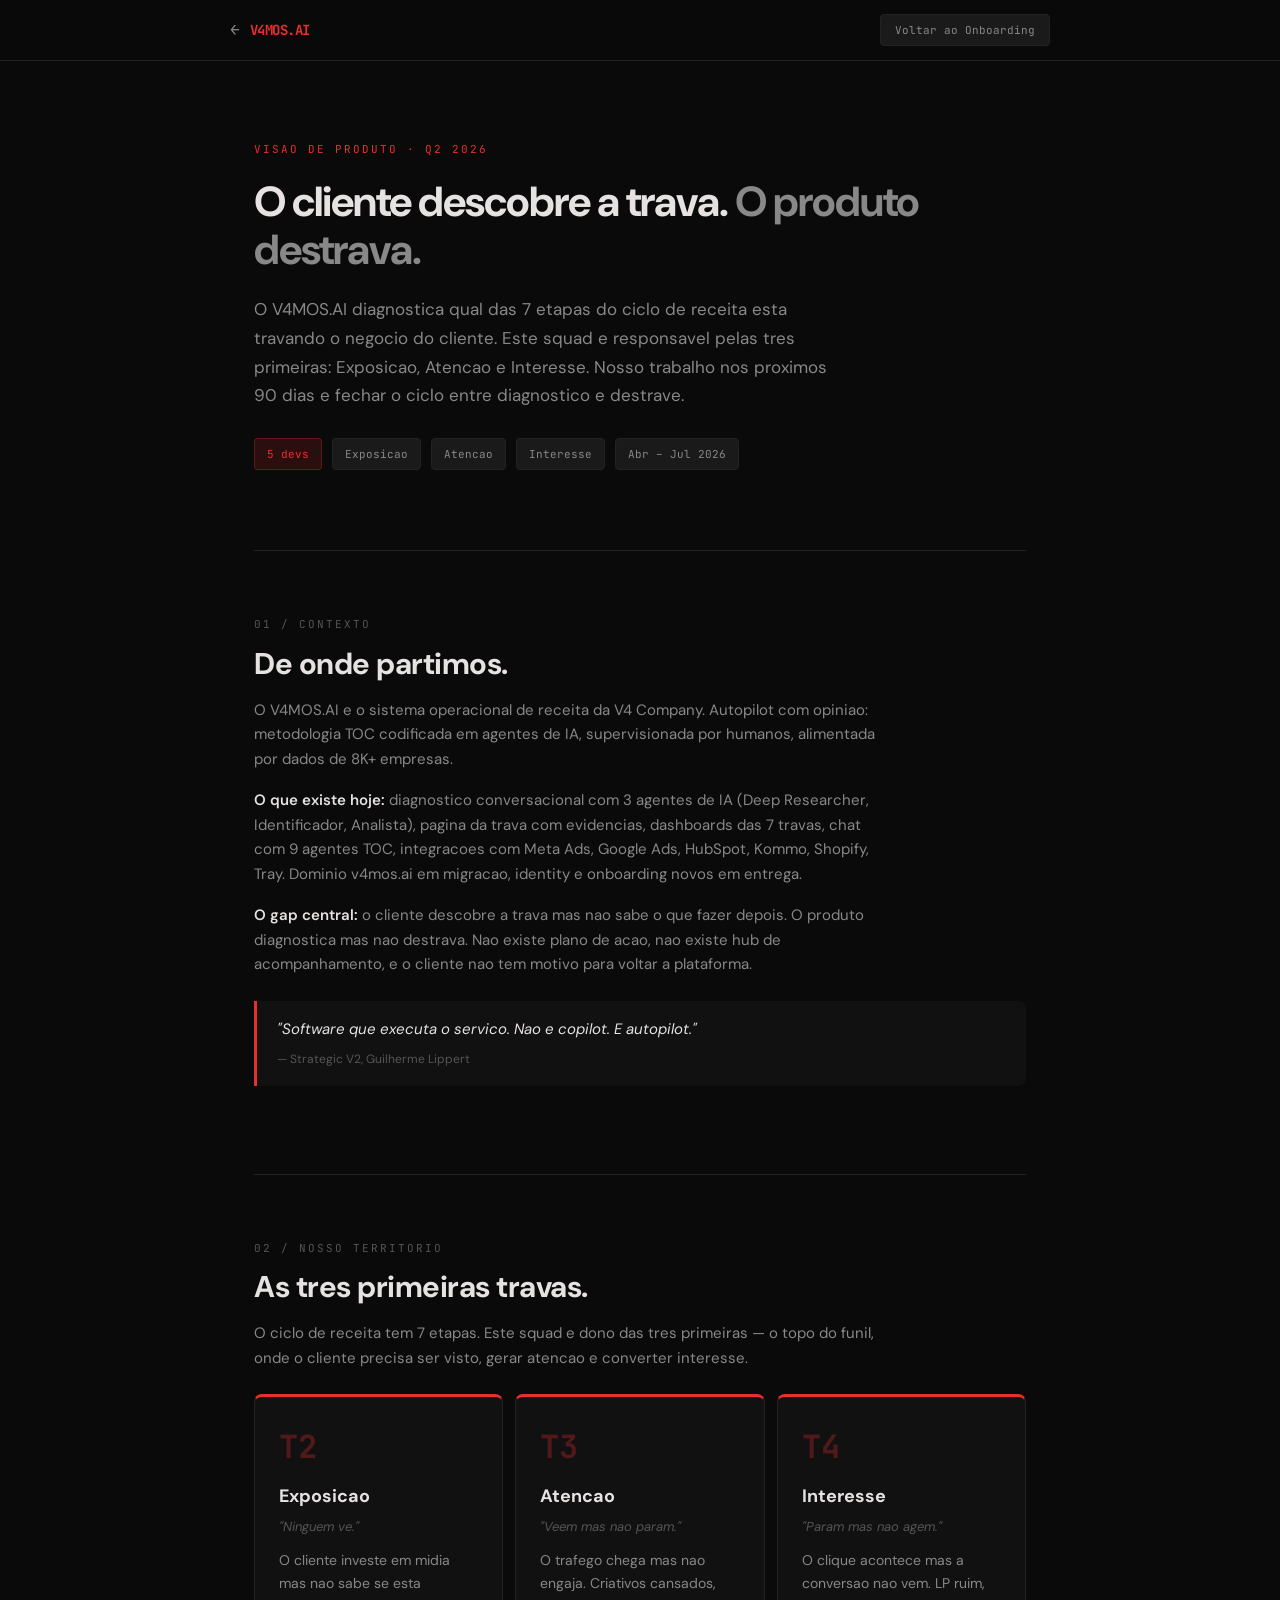
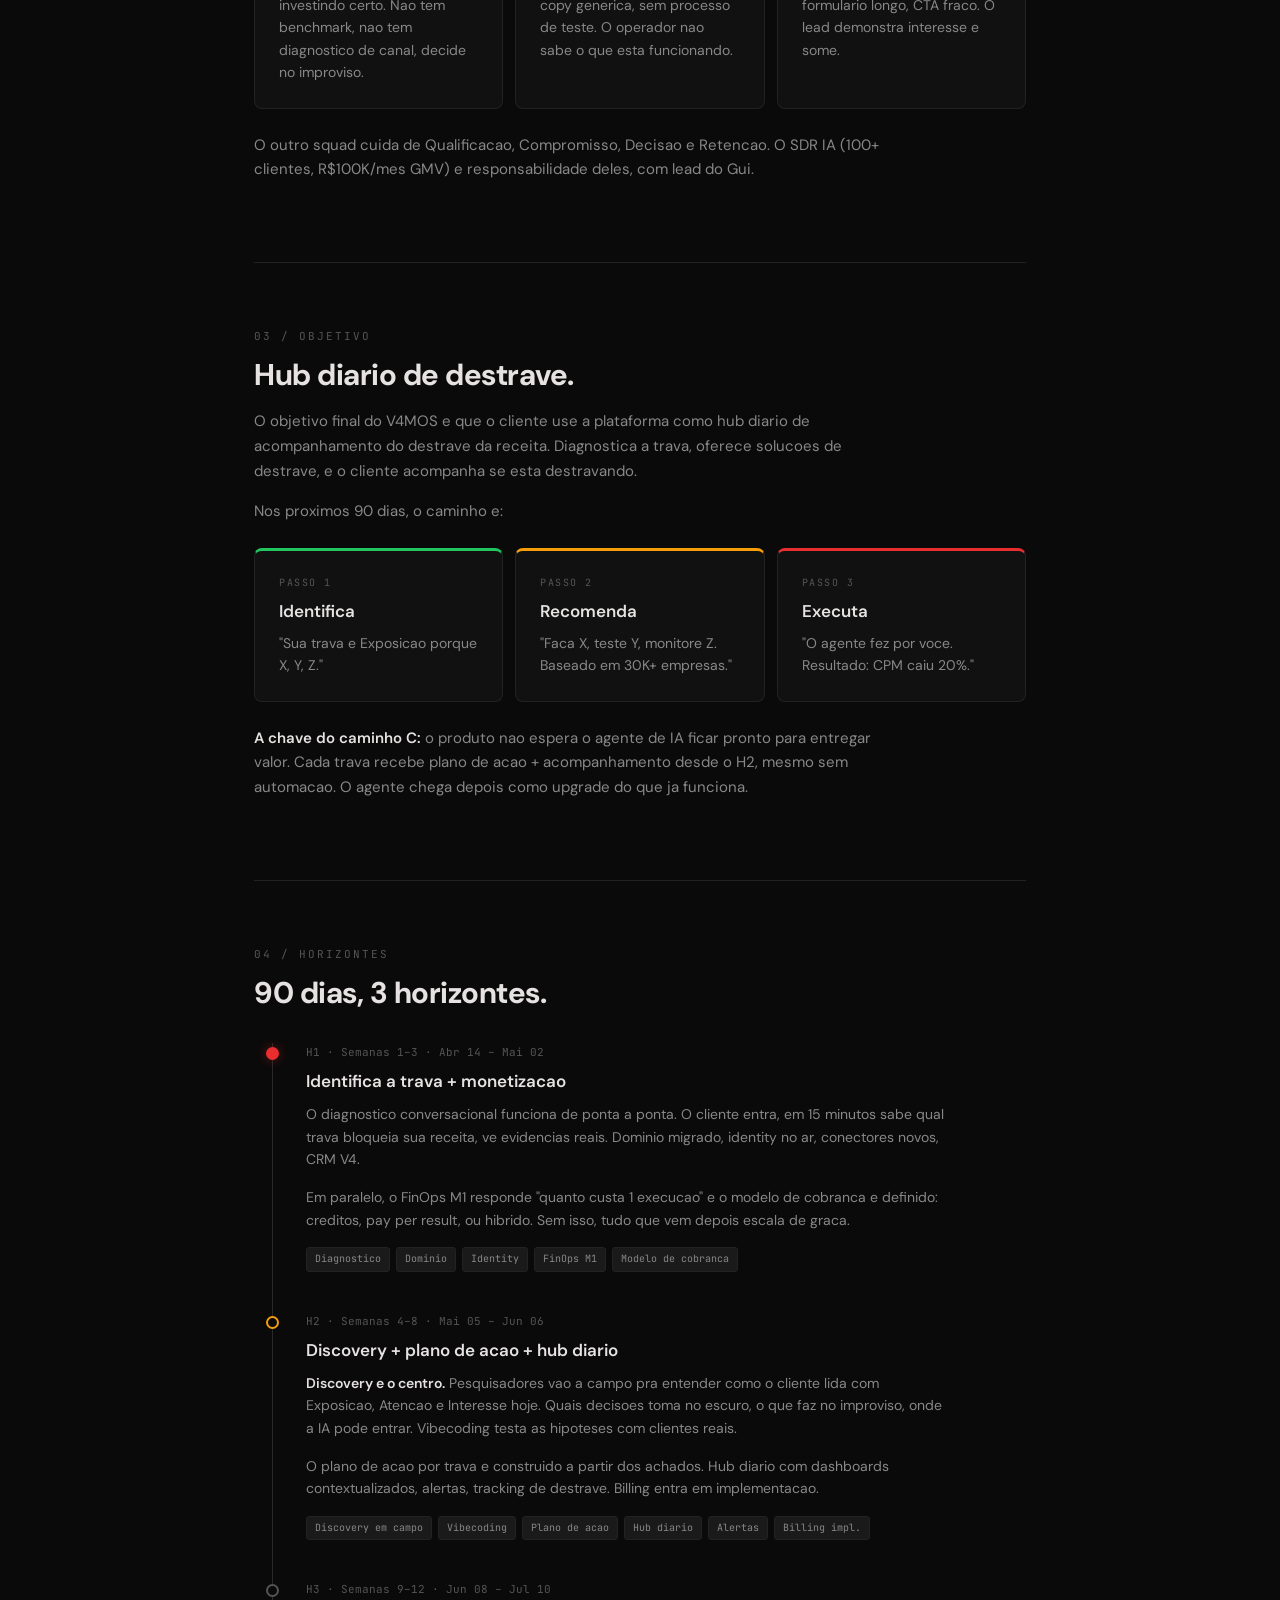
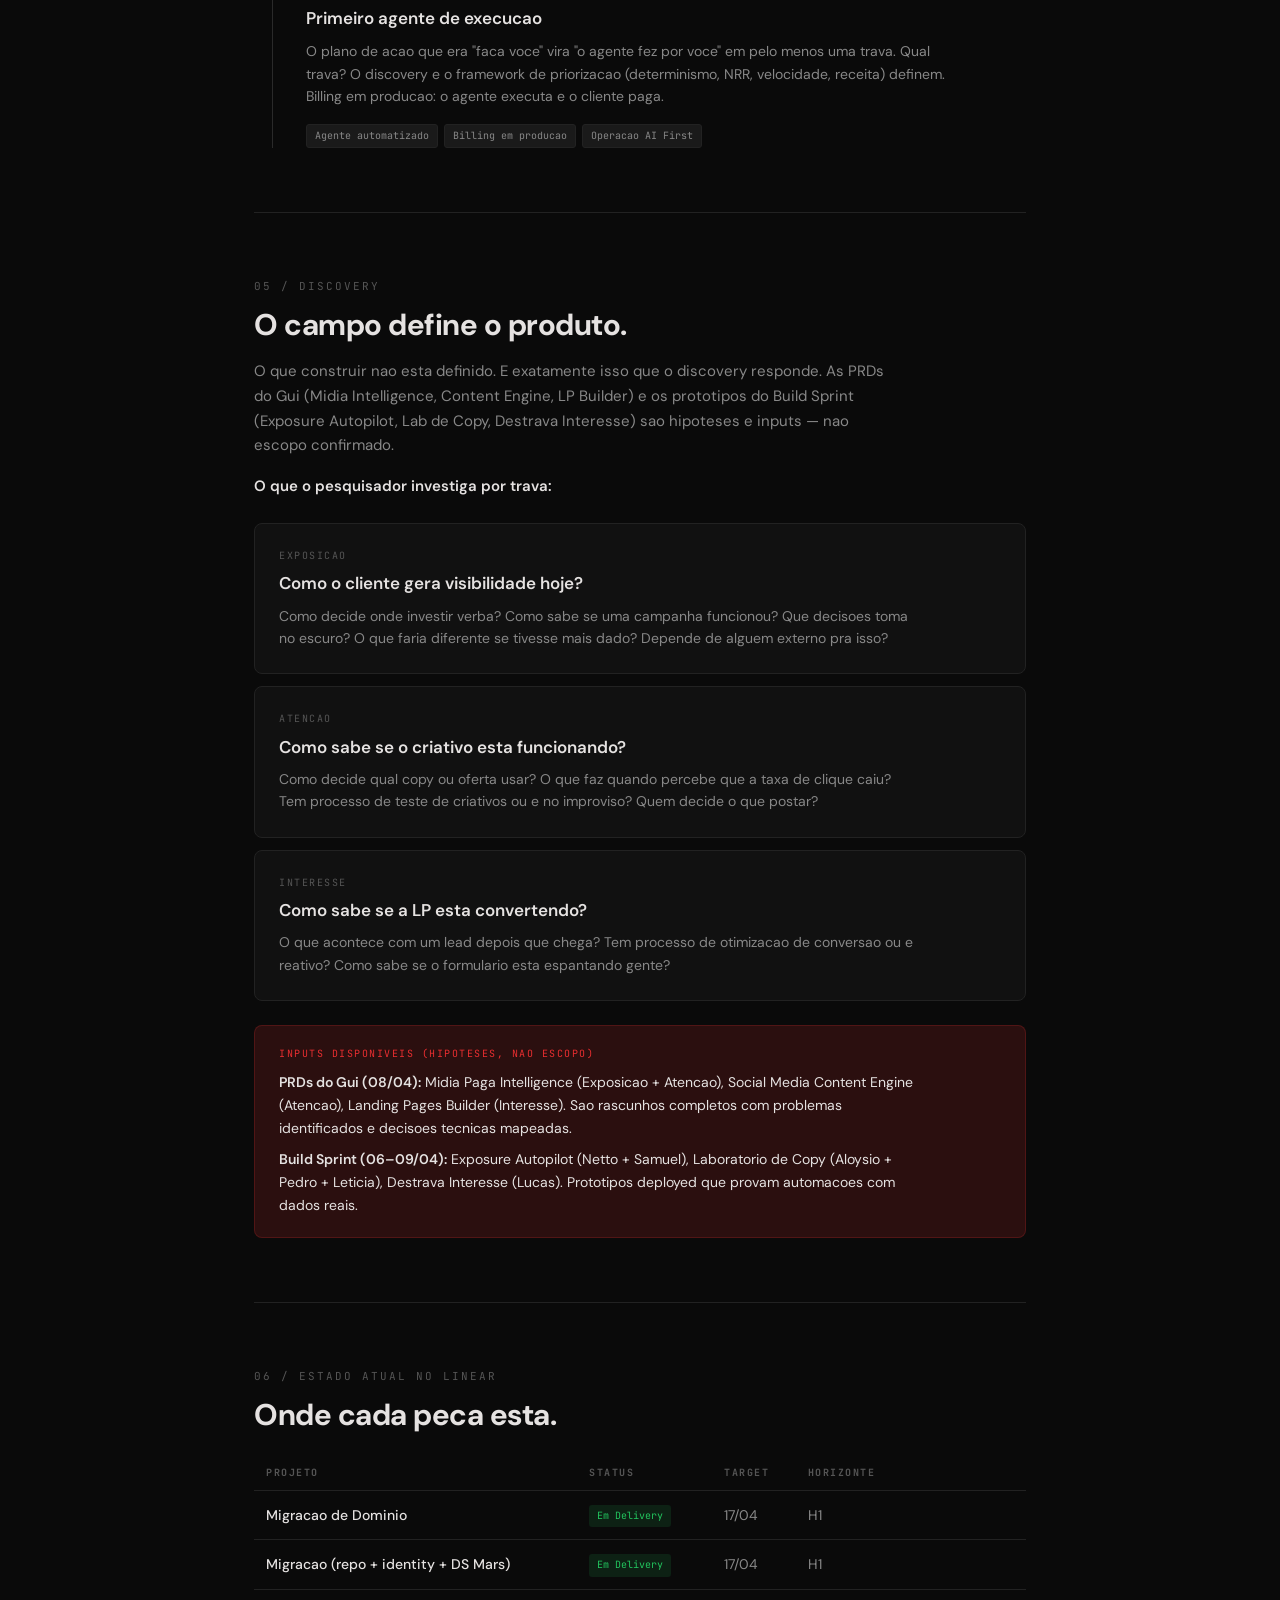
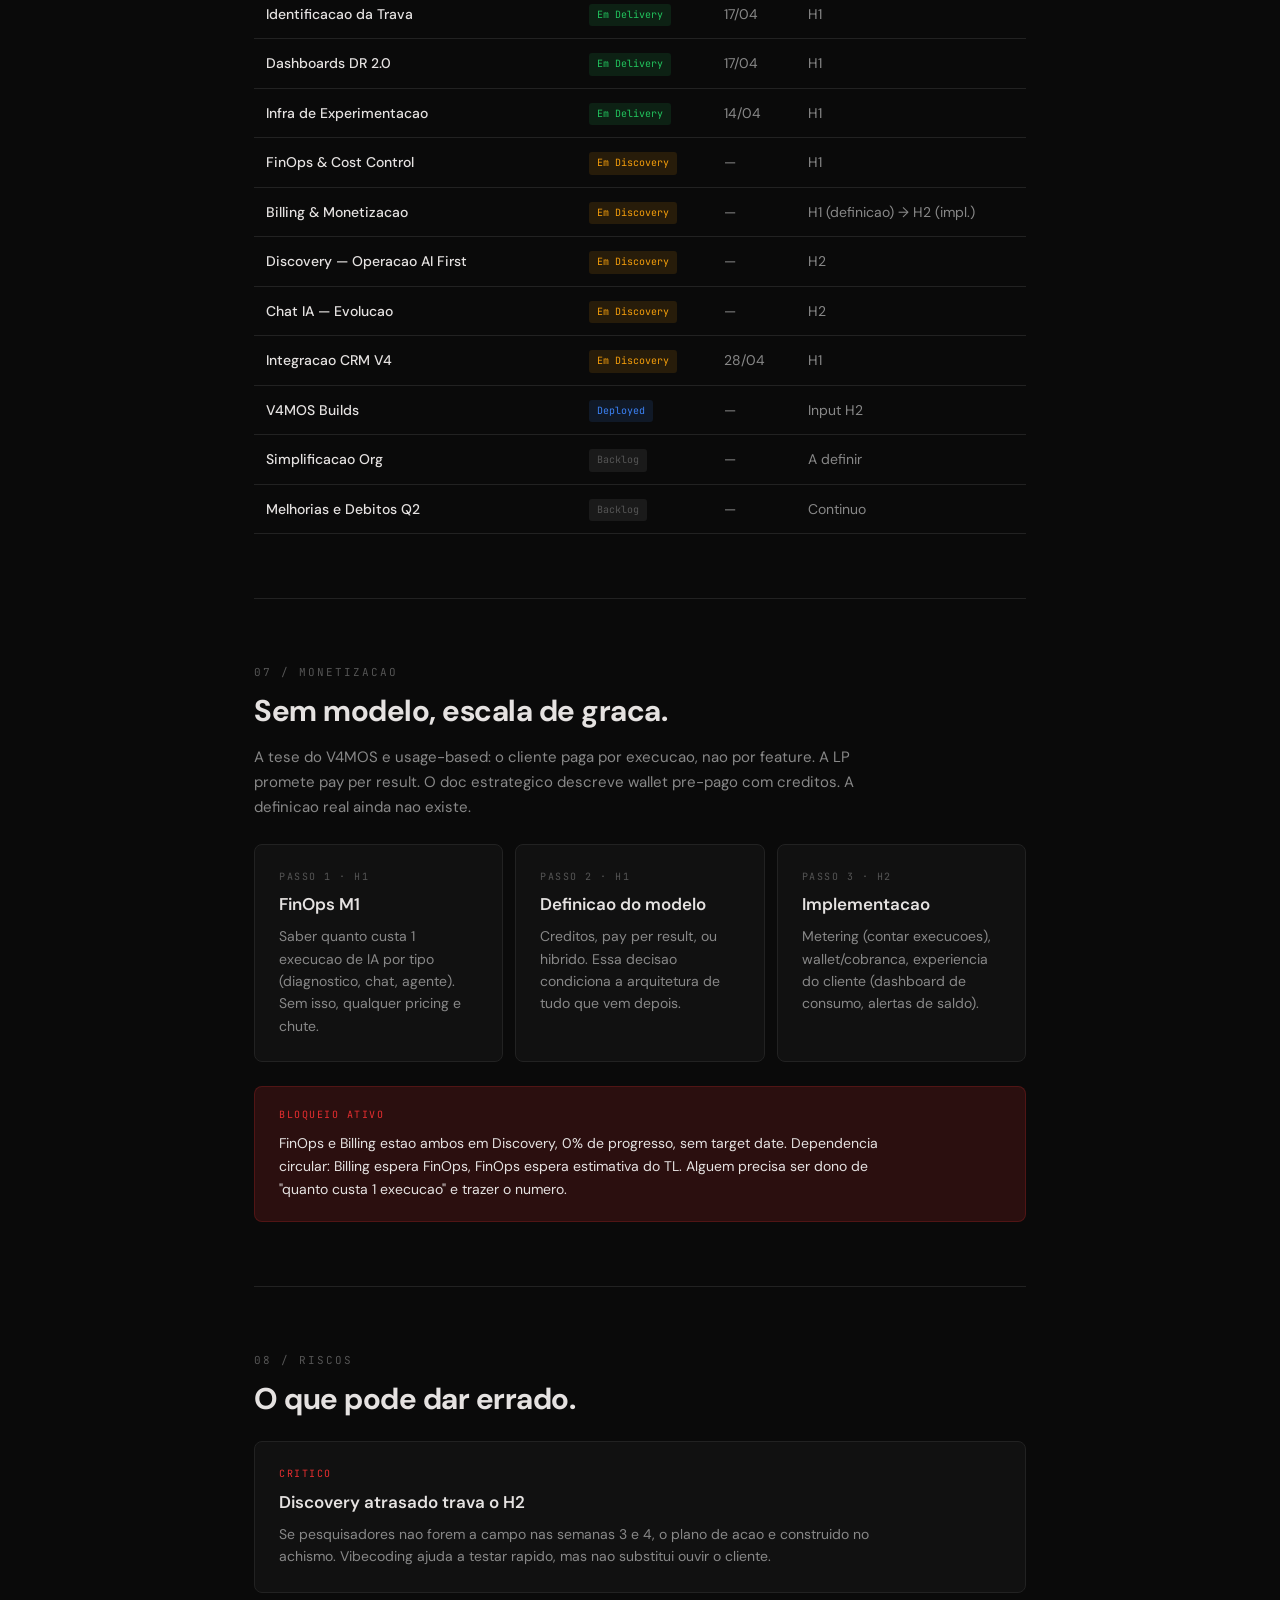
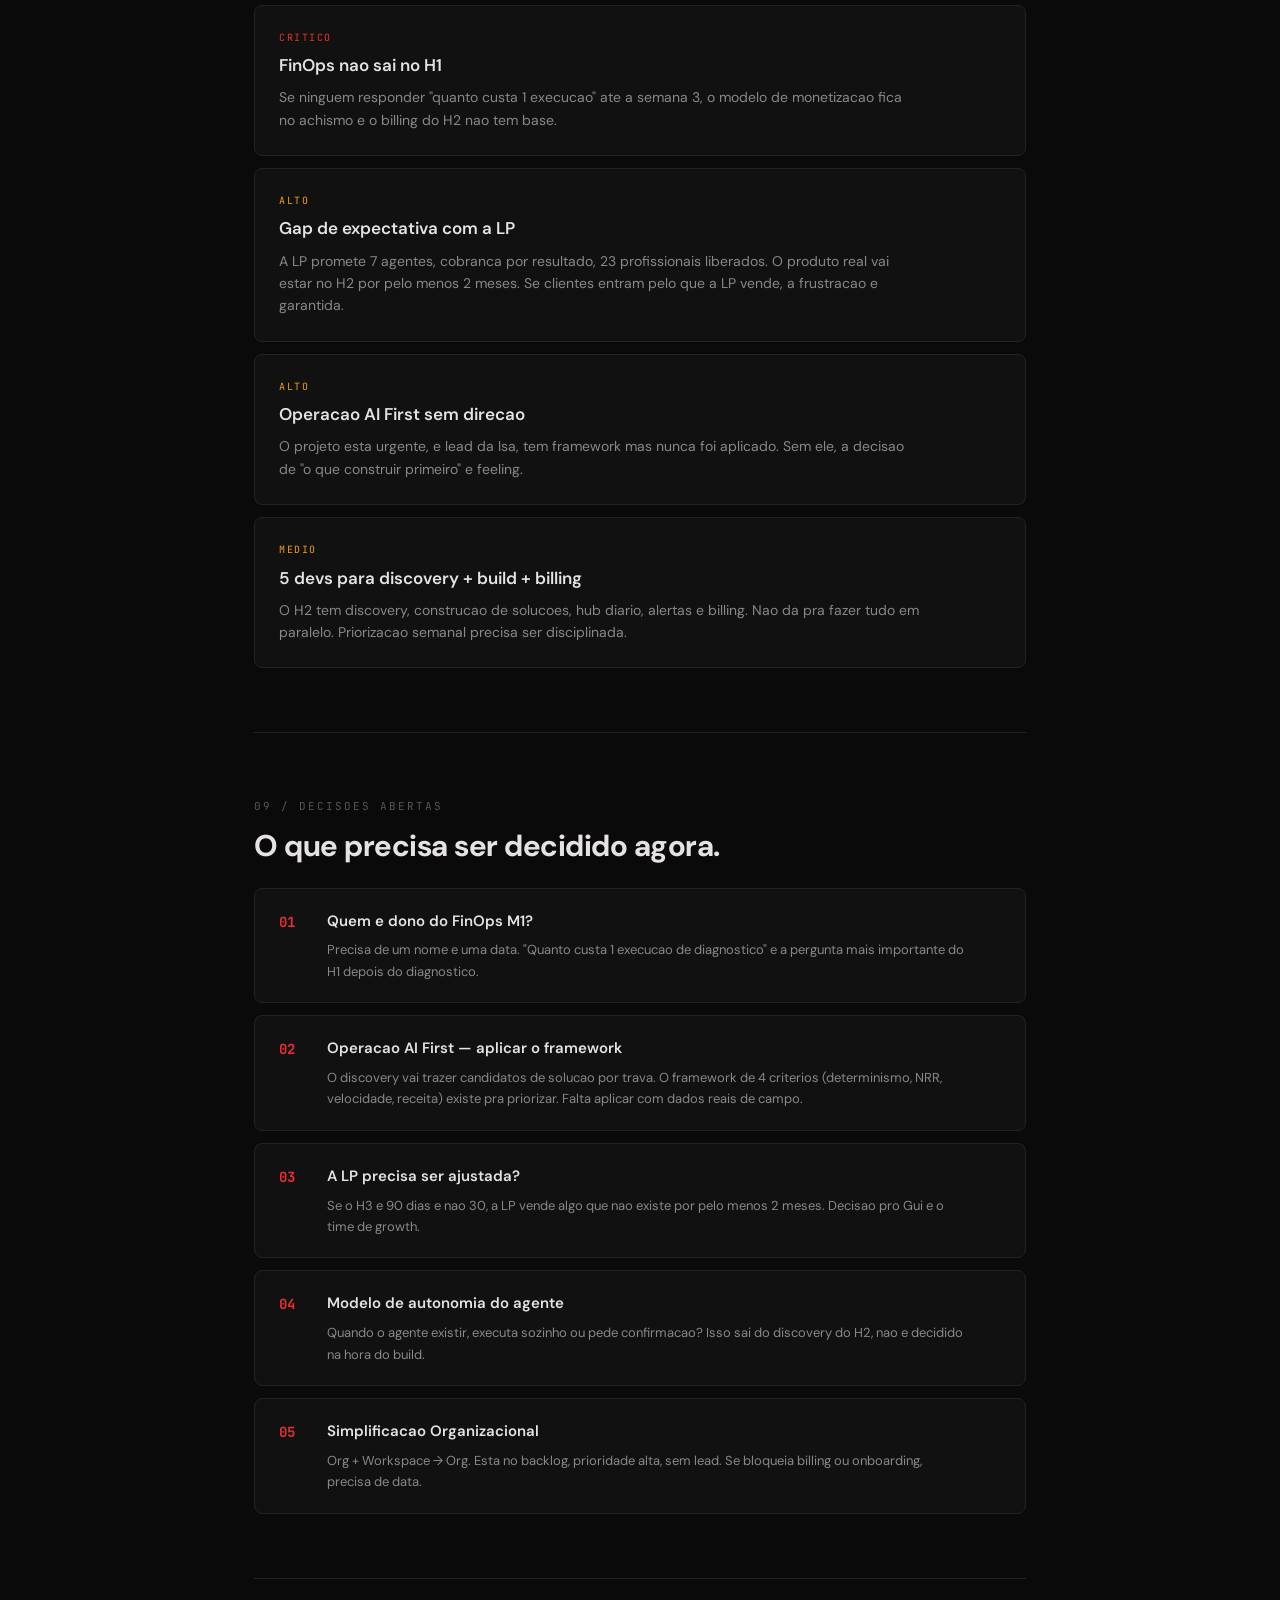
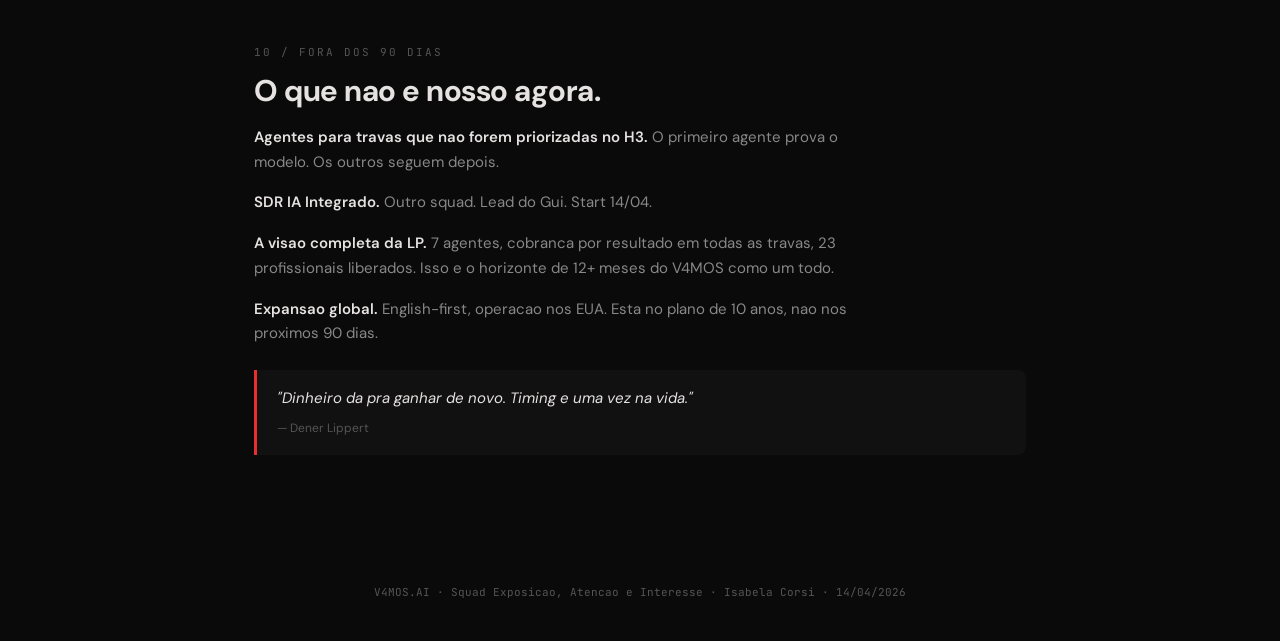
<file: site/visao-squad.html>
<!DOCTYPE html>
<html lang="pt-BR">
<head>
<meta charset="UTF-8">
<meta name="viewport" content="width=device-width, initial-scale=1.0">
<title>V4MOS.AI — Squad Exposicao, Atencao e Interesse</title>
<link href="https://fonts.googleapis.com/css2?family=JetBrains+Mono:wght@400;500;700&family=DM+Sans:wght@400;500;600;700&display=swap" rel="stylesheet">
<style>
:root {
  --bg: #0a0a0a;
  --surface: #111111;
  --surface-2: #1a1a1a;
  --border: #222222;
  --border-light: #2a2a2a;
  --text: #e5e2e1;
  --text-dim: #888888;
  --text-muted: #555555;
  --red: #E92E30;
  --red-dim: rgba(233, 46, 48, 0.15);
  --amber: #f59e0b;
  --amber-dim: rgba(245, 158, 11, 0.12);
  --green: #22c55e;
  --green-dim: rgba(34, 197, 94, 0.12);
  --blue: #3b82f6;
  --blue-dim: rgba(59, 130, 246, 0.12);
}

* { margin: 0; padding: 0; box-sizing: border-box; }

body {
  background: var(--bg);
  color: var(--text);
  font-family: 'DM Sans', sans-serif;
  line-height: 1.65;
  -webkit-font-smoothing: antialiased;
}

.mono { font-family: 'JetBrains Mono', monospace; }

.container {
  max-width: 820px;
  margin: 0 auto;
  padding: 0 24px;
}

/* NAV */
nav {
  position: fixed;
  top: 0;
  left: 0;
  right: 0;
  z-index: 100;
  background: rgba(10,10,10,0.85);
  backdrop-filter: blur(12px);
  border-bottom: 1px solid var(--border);
  padding: 14px 24px;
}
nav .inner {
  max-width: 820px;
  margin: 0 auto;
  display: flex;
  align-items: center;
  justify-content: space-between;
}
nav .logo {
  font-family: 'JetBrains Mono', monospace;
  font-weight: 700;
  font-size: 14px;
  color: var(--red);
  letter-spacing: -0.5px;
  display: flex;
  align-items: center;
  gap: 10px;
  text-decoration: none;
}
nav .logo .back-arrow {
  font-size: 16px;
  color: var(--text-dim);
}
nav .back-btn {
  font-family: 'JetBrains Mono', monospace;
  font-size: 11px;
  padding: 6px 14px;
  border-radius: 4px;
  background: var(--surface-2);
  border: 1px solid var(--border);
  color: var(--text-dim);
  text-decoration: none;
  transition: all .2s ease;
}
nav .back-btn:hover {
  border-color: var(--red);
  color: var(--text);
}
nav .meta {
  font-size: 12px;
  color: var(--text-muted);
  font-family: 'JetBrains Mono', monospace;
}

/* HERO */
.hero {
  padding: 140px 0 80px;
  border-bottom: 1px solid var(--border);
}
.hero .label {
  font-family: 'JetBrains Mono', monospace;
  font-size: 11px;
  letter-spacing: 2px;
  text-transform: uppercase;
  color: var(--red);
  margin-bottom: 20px;
}
.hero h1 {
  font-size: clamp(28px, 5vw, 42px);
  font-weight: 700;
  line-height: 1.15;
  letter-spacing: -1px;
  margin-bottom: 20px;
}
.hero h1 em {
  font-style: normal;
  color: var(--text-dim);
}
.hero .sub {
  font-size: 17px;
  color: var(--text-dim);
  max-width: 600px;
  line-height: 1.7;
}
.hero .badges {
  display: flex;
  gap: 10px;
  margin-top: 28px;
  flex-wrap: wrap;
}
.badge {
  font-family: 'JetBrains Mono', monospace;
  font-size: 11px;
  padding: 6px 12px;
  border-radius: 4px;
  background: var(--surface-2);
  border: 1px solid var(--border);
  color: var(--text-dim);
}
.badge.red { background: var(--red-dim); border-color: rgba(233,46,48,0.3); color: var(--red); }

/* SECTIONS */
section {
  padding: 64px 0;
  border-bottom: 1px solid var(--border);
}
.section-num {
  font-family: 'JetBrains Mono', monospace;
  font-size: 11px;
  letter-spacing: 2px;
  text-transform: uppercase;
  color: var(--text-muted);
  margin-bottom: 12px;
}
section h2 {
  font-size: clamp(22px, 3.5vw, 30px);
  font-weight: 700;
  letter-spacing: -0.5px;
  margin-bottom: 16px;
  line-height: 1.2;
}
section p {
  color: var(--text-dim);
  font-size: 15px;
  margin-bottom: 16px;
  max-width: 640px;
}
section p strong { color: var(--text); font-weight: 600; }

/* CARDS */
.card-grid {
  display: grid;
  gap: 12px;
  margin-top: 24px;
}
.card {
  background: var(--surface);
  border: 1px solid var(--border);
  border-radius: 8px;
  padding: 24px;
}
.card .card-label {
  font-family: 'JetBrains Mono', monospace;
  font-size: 10px;
  letter-spacing: 1.5px;
  text-transform: uppercase;
  color: var(--text-muted);
  margin-bottom: 8px;
}
.card h3 {
  font-size: 17px;
  font-weight: 600;
  margin-bottom: 10px;
  line-height: 1.3;
}
.card p {
  font-size: 14px;
  color: var(--text-dim);
  line-height: 1.6;
  margin-bottom: 0;
}

/* TIMELINE */
.timeline {
  margin-top: 32px;
  position: relative;
}
.timeline::before {
  content: '';
  position: absolute;
  left: 18px;
  top: 0;
  bottom: 0;
  width: 1px;
  background: var(--border-light);
}
.tl-item {
  position: relative;
  padding-left: 52px;
  padding-bottom: 40px;
}
.tl-item:last-child { padding-bottom: 0; }
.tl-dot {
  position: absolute;
  left: 12px;
  top: 4px;
  width: 13px;
  height: 13px;
  border-radius: 50%;
  border: 2px solid var(--border-light);
  background: var(--bg);
}
.tl-dot.active { border-color: var(--red); background: var(--red); box-shadow: 0 0 12px rgba(233,46,48,0.4); }
.tl-dot.next { border-color: var(--amber); }
.tl-dot.future { border-color: var(--text-muted); }
.tl-time {
  font-family: 'JetBrains Mono', monospace;
  font-size: 11px;
  color: var(--text-muted);
  margin-bottom: 6px;
}
.tl-item h3 {
  font-size: 17px;
  font-weight: 600;
  margin-bottom: 8px;
}
.tl-item p {
  font-size: 14px;
  color: var(--text-dim);
  line-height: 1.6;
}
.tl-tags {
  display: flex;
  gap: 6px;
  margin-top: 10px;
  flex-wrap: wrap;
}
.tl-tag {
  font-family: 'JetBrains Mono', monospace;
  font-size: 10px;
  padding: 3px 8px;
  border-radius: 3px;
  background: var(--surface-2);
  border: 1px solid var(--border);
  color: var(--text-dim);
}

/* TRAVAS */
.trava-grid {
  display: grid;
  grid-template-columns: repeat(auto-fit, minmax(240px, 1fr));
  gap: 12px;
  margin-top: 24px;
}
.trava-card {
  background: var(--surface);
  border: 1px solid var(--border);
  border-radius: 8px;
  padding: 24px;
  border-top: 3px solid var(--red);
}
.trava-card .num {
  font-family: 'JetBrains Mono', monospace;
  font-size: 32px;
  font-weight: 700;
  color: var(--red);
  opacity: 0.3;
  margin-bottom: 8px;
}
.trava-card h3 {
  font-size: 18px;
  font-weight: 700;
  margin-bottom: 4px;
}
.trava-card .slug {
  font-size: 13px;
  color: var(--text-muted);
  margin-bottom: 12px;
  font-style: italic;
}
.trava-card p {
  font-size: 14px;
  color: var(--text-dim);
  line-height: 1.6;
  margin-bottom: 0;
}

/* STATUS TABLE */
.status-table {
  width: 100%;
  border-collapse: collapse;
  margin-top: 24px;
  font-size: 14px;
}
.status-table th {
  text-align: left;
  font-family: 'JetBrains Mono', monospace;
  font-size: 10px;
  letter-spacing: 1.5px;
  text-transform: uppercase;
  color: var(--text-muted);
  padding: 8px 12px;
  border-bottom: 1px solid var(--border);
}
.status-table td {
  padding: 12px;
  border-bottom: 1px solid var(--border);
  color: var(--text-dim);
}
.status-table td:first-child { color: var(--text); font-weight: 500; }
.status-pill {
  display: inline-block;
  font-family: 'JetBrains Mono', monospace;
  font-size: 10px;
  padding: 3px 8px;
  border-radius: 3px;
}
.status-pill.delivery { background: var(--green-dim); color: var(--green); }
.status-pill.discovery { background: var(--amber-dim); color: var(--amber); }
.status-pill.backlog { background: var(--surface-2); color: var(--text-muted); }
.status-pill.deployed { background: var(--blue-dim); color: var(--blue); }

/* CALLOUT */
.callout {
  background: var(--red-dim);
  border: 1px solid rgba(233,46,48,0.2);
  border-radius: 8px;
  padding: 20px 24px;
  margin-top: 24px;
}
.callout p {
  color: var(--text);
  font-size: 14px;
  margin-bottom: 0;
}
.callout .callout-label {
  font-family: 'JetBrains Mono', monospace;
  font-size: 10px;
  letter-spacing: 1.5px;
  text-transform: uppercase;
  color: var(--red);
  margin-bottom: 8px;
}

/* QUOTE */
blockquote {
  border-left: 3px solid var(--red);
  padding: 16px 20px;
  margin: 24px 0;
  background: var(--surface);
  border-radius: 0 8px 8px 0;
}
blockquote p {
  color: var(--text);
  font-size: 15px;
  font-style: italic;
  margin-bottom: 0;
}
blockquote cite {
  display: block;
  font-size: 12px;
  color: var(--text-muted);
  font-style: normal;
  margin-top: 8px;
}

/* DECISIONS */
.decision-list {
  margin-top: 24px;
  display: grid;
  gap: 12px;
}
.decision {
  background: var(--surface);
  border: 1px solid var(--border);
  border-radius: 8px;
  padding: 20px 24px;
  display: grid;
  grid-template-columns: 32px 1fr;
  gap: 16px;
  align-items: start;
}
.decision .d-num {
  font-family: 'JetBrains Mono', monospace;
  font-size: 14px;
  font-weight: 700;
  color: var(--red);
  padding-top: 2px;
}
.decision h4 {
  font-size: 15px;
  font-weight: 600;
  margin-bottom: 6px;
}
.decision p {
  font-size: 13px;
  color: var(--text-dim);
  margin-bottom: 0;
}

/* FOOTER */
footer {
  padding: 40px 0;
  text-align: center;
  font-family: 'JetBrains Mono', monospace;
  font-size: 11px;
  color: var(--text-muted);
}
</style>
</head>
<body>

<nav>
  <div class="inner">
    <a href="index.html" class="logo">
      <span class="back-arrow">&larr;</span>
      V4MOS.AI
    </a>
    <a href="index.html" class="back-btn">Voltar ao Onboarding</a>
  </div>
</nav>

<div class="container">

<!-- HERO -->
<div class="hero">
  <div class="label">Visao de Produto &middot; Q2 2026</div>
  <h1>O cliente descobre a trava. <em>O produto destrava.</em></h1>
  <p class="sub">O V4MOS.AI diagnostica qual das 7 etapas do ciclo de receita esta travando o negocio do cliente. Este squad e responsavel pelas tres primeiras: Exposicao, Atencao e Interesse. Nosso trabalho nos proximos 90 dias e fechar o ciclo entre diagnostico e destrave.</p>
  <div class="badges">
    <span class="badge red">5 devs</span>
    <span class="badge">Exposicao</span>
    <span class="badge">Atencao</span>
    <span class="badge">Interesse</span>
    <span class="badge">Abr &ndash; Jul 2026</span>
  </div>
</div>

<!-- CONTEXTO -->
<section>
  <div class="section-num">01 / Contexto</div>
  <h2>De onde partimos.</h2>
  <p>O V4MOS.AI e o sistema operacional de receita da V4 Company. Autopilot com opiniao: metodologia TOC codificada em agentes de IA, supervisionada por humanos, alimentada por dados de 8K+ empresas.</p>
  <p><strong>O que existe hoje:</strong> diagnostico conversacional com 3 agentes de IA (Deep Researcher, Identificador, Analista), pagina da trava com evidencias, dashboards das 7 travas, chat com 9 agentes TOC, integracoes com Meta Ads, Google Ads, HubSpot, Kommo, Shopify, Tray. Dominio v4mos.ai em migracao, identity e onboarding novos em entrega.</p>
  <p><strong>O gap central:</strong> o cliente descobre a trava mas nao sabe o que fazer depois. O produto diagnostica mas nao destrava. Nao existe plano de acao, nao existe hub de acompanhamento, e o cliente nao tem motivo para voltar a plataforma.</p>

  <blockquote>
    <p>"Software que executa o servico. Nao e copilot. E autopilot."</p>
    <cite>&mdash; Strategic V2, Guilherme Lippert</cite>
  </blockquote>
</section>

<!-- ESCOPO DO SQUAD -->
<section>
  <div class="section-num">02 / Nosso territorio</div>
  <h2>As tres primeiras travas.</h2>
  <p>O ciclo de receita tem 7 etapas. Este squad e dono das tres primeiras &mdash; o topo do funil, onde o cliente precisa ser visto, gerar atencao e converter interesse.</p>

  <div class="trava-grid">
    <div class="trava-card">
      <div class="num">T2</div>
      <h3>Exposicao</h3>
      <div class="slug">"Ninguem ve."</div>
      <p>O cliente investe em midia mas nao sabe se esta investindo certo. Nao tem benchmark, nao tem diagnostico de canal, decide no improviso.</p>
    </div>
    <div class="trava-card">
      <div class="num">T3</div>
      <h3>Atencao</h3>
      <div class="slug">"Veem mas nao param."</div>
      <p>O trafego chega mas nao engaja. Criativos cansados, copy generica, sem processo de teste. O operador nao sabe o que esta funcionando.</p>
    </div>
    <div class="trava-card">
      <div class="num">T4</div>
      <h3>Interesse</h3>
      <div class="slug">"Param mas nao agem."</div>
      <p>O clique acontece mas a conversao nao vem. LP ruim, formulario longo, CTA fraco. O lead demonstra interesse e some.</p>
    </div>
  </div>

  <p style="margin-top: 24px;">O outro squad cuida de Qualificacao, Compromisso, Decisao e Retencao. O SDR IA (100+ clientes, R$100K/mes GMV) e responsabilidade deles, com lead do Gui.</p>
</section>

<!-- OBJETIVO -->
<section>
  <div class="section-num">03 / Objetivo</div>
  <h2>Hub diario de destrave.</h2>
  <p>O objetivo final do V4MOS e que o cliente use a plataforma como hub diario de acompanhamento do destrave da receita. Diagnostica a trava, oferece solucoes de destrave, e o cliente acompanha se esta destravando.</p>
  <p>Nos proximos 90 dias, o caminho e:</p>

  <div class="card-grid" style="grid-template-columns: repeat(3, 1fr);">
    <div class="card" style="border-top: 3px solid var(--green);">
      <div class="card-label">Passo 1</div>
      <h3>Identifica</h3>
      <p>"Sua trava e Exposicao porque X, Y, Z."</p>
    </div>
    <div class="card" style="border-top: 3px solid var(--amber);">
      <div class="card-label">Passo 2</div>
      <h3>Recomenda</h3>
      <p>"Faca X, teste Y, monitore Z. Baseado em 30K+ empresas."</p>
    </div>
    <div class="card" style="border-top: 3px solid var(--red);">
      <div class="card-label">Passo 3</div>
      <h3>Executa</h3>
      <p>"O agente fez por voce. Resultado: CPM caiu 20%."</p>
    </div>
  </div>

  <p style="margin-top: 24px;"><strong>A chave do caminho C:</strong> o produto nao espera o agente de IA ficar pronto para entregar valor. Cada trava recebe plano de acao + acompanhamento desde o H2, mesmo sem automacao. O agente chega depois como upgrade do que ja funciona.</p>
</section>

<!-- HORIZONTES -->
<section>
  <div class="section-num">04 / Horizontes</div>
  <h2>90 dias, 3 horizontes.</h2>

  <div class="timeline">
    <div class="tl-item">
      <div class="tl-dot active"></div>
      <div class="tl-time">H1 &middot; Semanas 1&ndash;3 &middot; Abr 14 &ndash; Mai 02</div>
      <h3>Identifica a trava + monetizacao</h3>
      <p>O diagnostico conversacional funciona de ponta a ponta. O cliente entra, em 15 minutos sabe qual trava bloqueia sua receita, ve evidencias reais. Dominio migrado, identity no ar, conectores novos, CRM V4.</p>
      <p style="margin-top: 8px;">Em paralelo, o FinOps M1 responde "quanto custa 1 execucao" e o modelo de cobranca e definido: creditos, pay per result, ou hibrido. Sem isso, tudo que vem depois escala de graca.</p>
      <div class="tl-tags">
        <span class="tl-tag">Diagnostico</span>
        <span class="tl-tag">Dominio</span>
        <span class="tl-tag">Identity</span>
        <span class="tl-tag">FinOps M1</span>
        <span class="tl-tag">Modelo de cobranca</span>
      </div>
    </div>

    <div class="tl-item">
      <div class="tl-dot next"></div>
      <div class="tl-time">H2 &middot; Semanas 4&ndash;8 &middot; Mai 05 &ndash; Jun 06</div>
      <h3>Discovery + plano de acao + hub diario</h3>
      <p><strong>Discovery e o centro.</strong> Pesquisadores vao a campo pra entender como o cliente lida com Exposicao, Atencao e Interesse hoje. Quais decisoes toma no escuro, o que faz no improviso, onde a IA pode entrar. Vibecoding testa as hipoteses com clientes reais.</p>
      <p style="margin-top: 8px;">O plano de acao por trava e construido a partir dos achados. Hub diario com dashboards contextualizados, alertas, tracking de destrave. Billing entra em implementacao.</p>
      <div class="tl-tags">
        <span class="tl-tag">Discovery em campo</span>
        <span class="tl-tag">Vibecoding</span>
        <span class="tl-tag">Plano de acao</span>
        <span class="tl-tag">Hub diario</span>
        <span class="tl-tag">Alertas</span>
        <span class="tl-tag">Billing impl.</span>
      </div>
    </div>

    <div class="tl-item">
      <div class="tl-dot future"></div>
      <div class="tl-time">H3 &middot; Semanas 9&ndash;12 &middot; Jun 08 &ndash; Jul 10</div>
      <h3>Primeiro agente de execucao</h3>
      <p>O plano de acao que era "faca voce" vira "o agente fez por voce" em pelo menos uma trava. Qual trava? O discovery e o framework de priorizacao (determinismo, NRR, velocidade, receita) definem. Billing em producao: o agente executa e o cliente paga.</p>
      <div class="tl-tags">
        <span class="tl-tag">Agente automatizado</span>
        <span class="tl-tag">Billing em producao</span>
        <span class="tl-tag">Operacao AI First</span>
      </div>
    </div>
  </div>
</section>

<!-- DISCOVERY -->
<section>
  <div class="section-num">05 / Discovery</div>
  <h2>O campo define o produto.</h2>
  <p>O que construir nao esta definido. E exatamente isso que o discovery responde. As PRDs do Gui (Midia Intelligence, Content Engine, LP Builder) e os prototipos do Build Sprint (Exposure Autopilot, Lab de Copy, Destrava Interesse) sao hipoteses e inputs &mdash; nao escopo confirmado.</p>

  <p><strong>O que o pesquisador investiga por trava:</strong></p>

  <div class="card-grid">
    <div class="card">
      <div class="card-label">Exposicao</div>
      <h3>Como o cliente gera visibilidade hoje?</h3>
      <p>Como decide onde investir verba? Como sabe se uma campanha funcionou? Que decisoes toma no escuro? O que faria diferente se tivesse mais dado? Depende de alguem externo pra isso?</p>
    </div>
    <div class="card">
      <div class="card-label">Atencao</div>
      <h3>Como sabe se o criativo esta funcionando?</h3>
      <p>Como decide qual copy ou oferta usar? O que faz quando percebe que a taxa de clique caiu? Tem processo de teste de criativos ou e no improviso? Quem decide o que postar?</p>
    </div>
    <div class="card">
      <div class="card-label">Interesse</div>
      <h3>Como sabe se a LP esta convertendo?</h3>
      <p>O que acontece com um lead depois que chega? Tem processo de otimizacao de conversao ou e reativo? Como sabe se o formulario esta espantando gente?</p>
    </div>
  </div>

  <div class="callout">
    <div class="callout-label">Inputs disponiveis (hipoteses, nao escopo)</div>
    <p><strong>PRDs do Gui (08/04):</strong> Midia Paga Intelligence (Exposicao + Atencao), Social Media Content Engine (Atencao), Landing Pages Builder (Interesse). Sao rascunhos completos com problemas identificados e decisoes tecnicas mapeadas.</p>
    <p style="margin-top: 8px;"><strong>Build Sprint (06&ndash;09/04):</strong> Exposure Autopilot (Netto + Samuel), Laboratorio de Copy (Aloysio + Pedro + Leticia), Destrava Interesse (Lucas). Prototipos deployed que provam automacoes com dados reais.</p>
  </div>
</section>

<!-- ESTADO -->
<section>
  <div class="section-num">06 / Estado atual no Linear</div>
  <h2>Onde cada peca esta.</h2>

  <table class="status-table">
    <thead>
      <tr>
        <th>Projeto</th>
        <th>Status</th>
        <th>Target</th>
        <th>Horizonte</th>
      </tr>
    </thead>
    <tbody>
      <tr>
        <td>Migracao de Dominio</td>
        <td><span class="status-pill delivery">Em Delivery</span></td>
        <td>17/04</td>
        <td>H1</td>
      </tr>
      <tr>
        <td>Migracao (repo + identity + DS Mars)</td>
        <td><span class="status-pill delivery">Em Delivery</span></td>
        <td>17/04</td>
        <td>H1</td>
      </tr>
      <tr>
        <td>Identificacao da Trava</td>
        <td><span class="status-pill delivery">Em Delivery</span></td>
        <td>17/04</td>
        <td>H1</td>
      </tr>
      <tr>
        <td>Dashboards DR 2.0</td>
        <td><span class="status-pill delivery">Em Delivery</span></td>
        <td>17/04</td>
        <td>H1</td>
      </tr>
      <tr>
        <td>Infra de Experimentacao</td>
        <td><span class="status-pill delivery">Em Delivery</span></td>
        <td>14/04</td>
        <td>H1</td>
      </tr>
      <tr>
        <td>FinOps & Cost Control</td>
        <td><span class="status-pill discovery">Em Discovery</span></td>
        <td>&mdash;</td>
        <td>H1</td>
      </tr>
      <tr>
        <td>Billing & Monetizacao</td>
        <td><span class="status-pill discovery">Em Discovery</span></td>
        <td>&mdash;</td>
        <td>H1 (definicao) &rarr; H2 (impl.)</td>
      </tr>
      <tr>
        <td>Discovery &mdash; Operacao AI First</td>
        <td><span class="status-pill discovery">Em Discovery</span></td>
        <td>&mdash;</td>
        <td>H2</td>
      </tr>
      <tr>
        <td>Chat IA &mdash; Evolucao</td>
        <td><span class="status-pill discovery">Em Discovery</span></td>
        <td>&mdash;</td>
        <td>H2</td>
      </tr>
      <tr>
        <td>Integracao CRM V4</td>
        <td><span class="status-pill discovery">Em Discovery</span></td>
        <td>28/04</td>
        <td>H1</td>
      </tr>
      <tr>
        <td>V4MOS Builds</td>
        <td><span class="status-pill deployed">Deployed</span></td>
        <td>&mdash;</td>
        <td>Input H2</td>
      </tr>
      <tr>
        <td>Simplificacao Org</td>
        <td><span class="status-pill backlog">Backlog</span></td>
        <td>&mdash;</td>
        <td>A definir</td>
      </tr>
      <tr>
        <td>Melhorias e Debitos Q2</td>
        <td><span class="status-pill backlog">Backlog</span></td>
        <td>&mdash;</td>
        <td>Continuo</td>
      </tr>
    </tbody>
  </table>
</section>

<!-- MONETIZACAO -->
<section>
  <div class="section-num">07 / Monetizacao</div>
  <h2>Sem modelo, escala de graca.</h2>
  <p>A tese do V4MOS e usage-based: o cliente paga por execucao, nao por feature. A LP promete pay per result. O doc estrategico descreve wallet pre-pago com creditos. A definicao real ainda nao existe.</p>

  <div class="card-grid" style="grid-template-columns: repeat(3, 1fr);">
    <div class="card">
      <div class="card-label">Passo 1 &middot; H1</div>
      <h3>FinOps M1</h3>
      <p>Saber quanto custa 1 execucao de IA por tipo (diagnostico, chat, agente). Sem isso, qualquer pricing e chute.</p>
    </div>
    <div class="card">
      <div class="card-label">Passo 2 &middot; H1</div>
      <h3>Definicao do modelo</h3>
      <p>Creditos, pay per result, ou hibrido. Essa decisao condiciona a arquitetura de tudo que vem depois.</p>
    </div>
    <div class="card">
      <div class="card-label">Passo 3 &middot; H2</div>
      <h3>Implementacao</h3>
      <p>Metering (contar execucoes), wallet/cobranca, experiencia do cliente (dashboard de consumo, alertas de saldo).</p>
    </div>
  </div>

  <div class="callout">
    <div class="callout-label">Bloqueio ativo</div>
    <p>FinOps e Billing estao ambos em Discovery, 0% de progresso, sem target date. Dependencia circular: Billing espera FinOps, FinOps espera estimativa do TL. Alguem precisa ser dono de "quanto custa 1 execucao" e trazer o numero.</p>
  </div>
</section>

<!-- RISCOS -->
<section>
  <div class="section-num">08 / Riscos</div>
  <h2>O que pode dar errado.</h2>

  <div class="card-grid">
    <div class="card">
      <div class="card-label" style="color: var(--red);">Critico</div>
      <h3>Discovery atrasado trava o H2</h3>
      <p>Se pesquisadores nao forem a campo nas semanas 3 e 4, o plano de acao e construido no achismo. Vibecoding ajuda a testar rapido, mas nao substitui ouvir o cliente.</p>
    </div>
    <div class="card">
      <div class="card-label" style="color: var(--red);">Critico</div>
      <h3>FinOps nao sai no H1</h3>
      <p>Se ninguem responder "quanto custa 1 execucao" ate a semana 3, o modelo de monetizacao fica no achismo e o billing do H2 nao tem base.</p>
    </div>
    <div class="card">
      <div class="card-label" style="color: var(--amber);">Alto</div>
      <h3>Gap de expectativa com a LP</h3>
      <p>A LP promete 7 agentes, cobranca por resultado, 23 profissionais liberados. O produto real vai estar no H2 por pelo menos 2 meses. Se clientes entram pelo que a LP vende, a frustracao e garantida.</p>
    </div>
    <div class="card">
      <div class="card-label" style="color: var(--amber);">Alto</div>
      <h3>Operacao AI First sem direcao</h3>
      <p>O projeto esta urgente, e lead da Isa, tem framework mas nunca foi aplicado. Sem ele, a decisao de "o que construir primeiro" e feeling.</p>
    </div>
    <div class="card">
      <div class="card-label" style="color: var(--amber);">Medio</div>
      <h3>5 devs para discovery + build + billing</h3>
      <p>O H2 tem discovery, construcao de solucoes, hub diario, alertas e billing. Nao da pra fazer tudo em paralelo. Priorizacao semanal precisa ser disciplinada.</p>
    </div>
  </div>
</section>

<!-- DECISOES -->
<section>
  <div class="section-num">09 / Decisoes abertas</div>
  <h2>O que precisa ser decidido agora.</h2>

  <div class="decision-list">
    <div class="decision">
      <div class="d-num">01</div>
      <div>
        <h4>Quem e dono do FinOps M1?</h4>
        <p>Precisa de um nome e uma data. "Quanto custa 1 execucao de diagnostico" e a pergunta mais importante do H1 depois do diagnostico.</p>
      </div>
    </div>
    <div class="decision">
      <div class="d-num">02</div>
      <div>
        <h4>Operacao AI First &mdash; aplicar o framework</h4>
        <p>O discovery vai trazer candidatos de solucao por trava. O framework de 4 criterios (determinismo, NRR, velocidade, receita) existe pra priorizar. Falta aplicar com dados reais de campo.</p>
      </div>
    </div>
    <div class="decision">
      <div class="d-num">03</div>
      <div>
        <h4>A LP precisa ser ajustada?</h4>
        <p>Se o H3 e 90 dias e nao 30, a LP vende algo que nao existe por pelo menos 2 meses. Decisao pro Gui e o time de growth.</p>
      </div>
    </div>
    <div class="decision">
      <div class="d-num">04</div>
      <div>
        <h4>Modelo de autonomia do agente</h4>
        <p>Quando o agente existir, executa sozinho ou pede confirmacao? Isso sai do discovery do H2, nao e decidido na hora do build.</p>
      </div>
    </div>
    <div class="decision">
      <div class="d-num">05</div>
      <div>
        <h4>Simplificacao Organizacional</h4>
        <p>Org + Workspace &rarr; Org. Esta no backlog, prioridade alta, sem lead. Se bloqueia billing ou onboarding, precisa de data.</p>
      </div>
    </div>
  </div>
</section>

<!-- FORA -->
<section style="border-bottom: none;">
  <div class="section-num">10 / Fora dos 90 dias</div>
  <h2>O que nao e nosso agora.</h2>
  <p><strong>Agentes para travas que nao forem priorizadas no H3.</strong> O primeiro agente prova o modelo. Os outros seguem depois.</p>
  <p><strong>SDR IA Integrado.</strong> Outro squad. Lead do Gui. Start 14/04.</p>
  <p><strong>A visao completa da LP.</strong> 7 agentes, cobranca por resultado em todas as travas, 23 profissionais liberados. Isso e o horizonte de 12+ meses do V4MOS como um todo.</p>
  <p><strong>Expansao global.</strong> English-first, operacao nos EUA. Esta no plano de 10 anos, nao nos proximos 90 dias.</p>

  <blockquote>
    <p>"Dinheiro da pra ganhar de novo. Timing e uma vez na vida."</p>
    <cite>&mdash; Dener Lippert</cite>
  </blockquote>
</section>

</div>

<footer>
  V4MOS.AI &middot; Squad Exposicao, Atencao e Interesse &middot; Isabela Corsi &middot; 14/04/2026
</footer>

</body>
</html>
</file>
<file: site/style.css>
/* ============================================
   V4MOS Developer Onboarding — Styles
   ============================================ */

:root {
  --bg: #0a0a0a;
  --bg-card: #111111;
  --bg-card-hover: #161616;
  --bg-sidebar: #0d0d0d;
  --border: #1e1e1e;
  --border-light: #252525;
  --accent: #E92E30;
  --accent-dim: rgba(233, 46, 48, 0.12);
  --text: #e5e2e1;
  --text-secondary: #a0a0a0;
  --text-muted: #555;
  --color-green: #22c55e;
  --color-blue: #3b82f6;
  --color-purple: #a855f7;
  --color-orange: #f97316;
  --color-yellow: #eab308;
  --color-cyan: #06b6d4;
  --color-red: #E92E30;
  --sidebar-width: 260px;
  --font-heading: 'Bebas Neue', sans-serif;
  --font-body: 'Inter', sans-serif;
  --font-mono: 'JetBrains Mono', monospace;
}

*, *::before, *::after { box-sizing: border-box; margin: 0; padding: 0; }

html { scroll-behavior: smooth; }

body {
  background: var(--bg);
  color: var(--text);
  font-family: var(--font-body);
  font-size: 14px;
  line-height: 1.6;
  overflow-x: hidden;
}

/* ===== LAYOUT ===== */
.layout {
  display: flex;
  min-height: 100vh;
}

/* ===== SIDEBAR ===== */
.sidebar {
  width: var(--sidebar-width);
  min-width: var(--sidebar-width);
  background: var(--bg-sidebar);
  border-right: 1px solid var(--border);
  position: fixed;
  top: 0;
  left: 0;
  height: 100vh;
  display: flex;
  flex-direction: column;
  z-index: 100;
  overflow-y: auto;
  scrollbar-width: thin;
  scrollbar-color: var(--border) transparent;
}

.sidebar-logo {
  padding: 28px 24px 20px;
  border-bottom: 1px solid var(--border);
  display: flex;
  flex-wrap: wrap;
  align-items: baseline;
  gap: 4px;
}
.logo-v4 {
  font-family: var(--font-heading);
  font-size: 32px;
  color: var(--accent);
  letter-spacing: 2px;
}
.logo-mos {
  font-family: var(--font-heading);
  font-size: 32px;
  color: var(--text);
  letter-spacing: 2px;
}
.logo-sub {
  width: 100%;
  font-size: 10px;
  text-transform: uppercase;
  letter-spacing: 2px;
  color: var(--text-muted);
  margin-top: 2px;
}

.sidebar-nav {
  flex: 1;
  padding: 12px 0;
  display: flex;
  flex-direction: column;
  gap: 2px;
}

.nav-item {
  display: flex;
  align-items: center;
  gap: 12px;
  padding: 9px 20px;
  text-decoration: none;
  color: var(--text-secondary);
  transition: background 0.15s, color 0.15s;
  border-left: 3px solid transparent;
}
.nav-item:hover {
  background: rgba(255,255,255,0.04);
  color: var(--text);
}
.nav-item.active {
  background: var(--accent-dim);
  color: var(--accent);
  border-left-color: var(--accent);
}

.nav-num {
  font-family: var(--font-heading);
  font-size: 16px;
  color: var(--text-muted);
  min-width: 26px;
  transition: color 0.15s;
}
.nav-item.active .nav-num { color: var(--accent); }

.nav-label {
  font-size: 13px;
  font-weight: 500;
}

.sidebar-footer {
  padding: 16px 24px;
  border-top: 1px solid var(--border);
  font-size: 11px;
  color: var(--text-muted);
}

/* ===== MAIN ===== */
.main {
  margin-left: var(--sidebar-width);
  flex: 1;
  min-width: 0;
}

/* ===== SECTIONS ===== */
.section {
  padding: 64px 56px;
  border-bottom: 1px solid var(--border);
  max-width: 1100px;
}

.section-header {
  display: flex;
  align-items: baseline;
  gap: 20px;
  margin-bottom: 28px;
}

.section-number {
  font-family: var(--font-heading);
  font-size: 72px;
  line-height: 1;
  color: var(--accent);
  opacity: 0.8;
  letter-spacing: -2px;
}

.section-title {
  font-family: var(--font-heading);
  font-size: 40px;
  letter-spacing: 2px;
  text-transform: uppercase;
  color: var(--text);
  line-height: 1;
}

.section-lead {
  font-size: 15px;
  color: var(--text-secondary);
  margin-bottom: 36px;
  max-width: 720px;
  line-height: 1.7;
}

.section-lead strong { color: var(--text); }

.subsection-title {
  font-family: var(--font-heading);
  font-size: 22px;
  letter-spacing: 1.5px;
  color: var(--text);
  margin-bottom: 20px;
  display: flex;
  align-items: center;
  gap: 12px;
}

/* ===== STATS ROW ===== */
.stats-row {
  display: flex;
  gap: 0;
  margin-top: 40px;
  border: 1px solid var(--border);
  border-radius: 8px;
  overflow: hidden;
}
.stat {
  flex: 1;
  padding: 24px 16px;
  display: flex;
  flex-direction: column;
  align-items: center;
  gap: 6px;
  border-right: 1px solid var(--border);
  background: var(--bg-card);
}
.stat:last-child { border-right: none; }
.stat-num {
  font-family: var(--font-heading);
  font-size: 44px;
  color: var(--accent);
  line-height: 1;
}
.stat-label {
  font-size: 11px;
  text-transform: uppercase;
  letter-spacing: 1.5px;
  color: var(--text-muted);
}

/* ===== CARDS ===== */
.card-grid {
  display: grid;
  gap: 16px;
}
.card-grid.cols-3 { grid-template-columns: repeat(3, 1fr); }
.card-grid.cols-4 { grid-template-columns: repeat(4, 1fr); }

.card {
  background: var(--bg-card);
  border: 1px solid var(--border);
  border-radius: 10px;
  padding: 22px;
  transition: border-color 0.2s, background 0.2s;
}
.card:hover {
  border-color: var(--border-light);
  background: var(--bg-card-hover);
}
.card.card-compact { padding: 16px 18px; }

.card-top {
  display: flex;
  align-items: center;
  justify-content: space-between;
  margin-bottom: 12px;
}

.card-icon {
  width: 40px;
  height: 40px;
  border-radius: 8px;
  display: flex;
  align-items: center;
  justify-content: center;
  margin-bottom: 14px;
}
.card-top .card-icon { margin-bottom: 0; }

.card-icon svg { width: 20px; height: 20px; }

.icon-red    { background: rgba(233,46,48,0.15); color: var(--color-red); }
.icon-blue   { background: rgba(59,130,246,0.15); color: var(--color-blue); }
.icon-green  { background: rgba(34,197,94,0.15); color: var(--color-green); }
.icon-purple { background: rgba(168,85,247,0.15); color: var(--color-purple); }
.icon-orange { background: rgba(249,115,22,0.15); color: var(--color-orange); }
.icon-yellow { background: rgba(234,179,8,0.15); color: var(--color-yellow); }
.icon-cyan   { background: rgba(6,182,212,0.15); color: var(--color-cyan); }

.card-title {
  font-size: 15px;
  font-weight: 600;
  color: var(--text);
  margin-bottom: 8px;
}
.card-title-sm {
  font-size: 12px;
  font-weight: 600;
  text-transform: uppercase;
  letter-spacing: 1px;
  color: var(--text-secondary);
  margin-bottom: 10px;
}
.card-body {
  font-size: 13px;
  color: var(--text-secondary);
  line-height: 1.6;
}

/* ===== TAGS ===== */
.tag {
  display: inline-flex;
  align-items: center;
  padding: 3px 8px;
  border-radius: 4px;
  font-size: 10px;
  font-weight: 600;
  text-transform: uppercase;
  letter-spacing: 0.8px;
}
.tag.backend  { background: rgba(59,130,246,0.15);  color: var(--color-blue); }
.tag.frontend { background: rgba(34,197,94,0.15);   color: var(--color-green); }
.tag.ai       { background: rgba(168,85,247,0.15);  color: var(--color-purple); }
.tag.infra    { background: rgba(249,115,22,0.15);  color: var(--color-orange); }

/* ===== TABLES ===== */
.table-wrap {
  overflow-x: auto;
  border-radius: 8px;
  border: 1px solid var(--border);
}
table {
  width: 100%;
  border-collapse: collapse;
  font-size: 13px;
}
thead tr {
  background: #111;
  border-bottom: 1px solid var(--border);
}
th {
  padding: 11px 16px;
  text-align: left;
  font-size: 11px;
  font-weight: 600;
  text-transform: uppercase;
  letter-spacing: 1px;
  color: var(--text-muted);
  white-space: nowrap;
}
td {
  padding: 10px 16px;
  border-bottom: 1px solid var(--border);
  color: var(--text-secondary);
  vertical-align: top;
}
tr:last-child td { border-bottom: none; }
tbody tr:hover { background: rgba(255,255,255,0.02); }
td strong { color: var(--text); }
td code {
  font-family: var(--font-mono);
  font-size: 12px;
  color: var(--color-cyan);
  background: rgba(6,182,212,0.08);
  padding: 1px 5px;
  border-radius: 3px;
}

/* ===== FOLDER TREE ===== */
.folder-tree-wrap {
  border: 1px solid var(--border);
  border-radius: 10px;
  overflow: hidden;
}
.folder-tree-label {
  background: #111;
  padding: 10px 16px;
  font-size: 12px;
  font-weight: 600;
  color: var(--text-secondary);
  border-bottom: 1px solid var(--border);
  display: flex;
  align-items: center;
  gap: 10px;
}
.folder-tree {
  background: var(--bg-card);
  padding: 20px 24px;
  overflow-x: auto;
  font-family: var(--font-mono);
  font-size: 12.5px;
  line-height: 1.8;
  color: var(--text-secondary);
}
.folder-tree code { font-family: inherit; background: none; padding: 0; color: inherit; }
.ft-dir     { color: var(--color-blue); }
.ft-comment { color: var(--text-muted); font-style: italic; }

/* ===== ARCHITECTURE DIAGRAM ===== */
.arch-diagram {
  display: flex;
  flex-direction: column;
  gap: 0;
  border: 1px solid var(--border);
  border-radius: 12px;
  overflow: hidden;
  margin-bottom: 40px;
}
.arch-layer {
  display: flex;
  align-items: center;
  gap: 0;
  background: var(--bg-card);
  border-bottom: 1px solid var(--border);
}
.arch-layer:last-child { border-bottom: none; }
.arch-layer-label {
  min-width: 160px;
  padding: 16px 20px;
  font-size: 11px;
  font-weight: 600;
  text-transform: uppercase;
  letter-spacing: 1px;
  color: var(--text-muted);
  border-right: 1px solid var(--border);
  align-self: stretch;
  display: flex;
  align-items: center;
  background: #0d0d0d;
}
.arch-nodes {
  display: flex;
  flex-wrap: wrap;
  gap: 10px;
  padding: 14px 20px;
  align-items: center;
  flex: 1;
}
.arch-node {
  display: flex;
  flex-direction: column;
  gap: 2px;
  padding: 10px 14px;
  border-radius: 8px;
  border: 1px solid var(--border);
  font-size: 12px;
  min-width: 130px;
}
.arch-node strong { font-size: 13px; font-weight: 600; }
.arch-node span { font-size: 11px; color: var(--text-muted); }
.arch-node .port {
  font-family: var(--font-mono);
  font-size: 11px;
  color: var(--accent);
  background: none;
  padding: 0;
  border-radius: 0;
}

.node-blue   { border-color: rgba(59,130,246,0.3); background: rgba(59,130,246,0.06); color: var(--color-blue); }
.node-red    { border-color: rgba(233,46,48,0.3);  background: rgba(233,46,48,0.06);  color: var(--color-red); }
.node-green  { border-color: rgba(34,197,94,0.3);  background: rgba(34,197,94,0.06);  color: var(--color-green); }
.node-purple { border-color: rgba(168,85,247,0.3); background: rgba(168,85,247,0.06); color: var(--color-purple); }
.node-orange { border-color: rgba(249,115,22,0.3); background: rgba(249,115,22,0.06); color: var(--color-orange); }
.node-yellow { border-color: rgba(234,179,8,0.3);  background: rgba(234,179,8,0.06);  color: var(--color-yellow); }

.arch-arrow-row {
  display: flex;
  align-items: center;
  justify-content: center;
  padding: 6px 20px;
  background: #0a0a0a;
  border-bottom: 1px solid var(--border);
}
.arch-comm {
  font-size: 11px;
  color: var(--text-muted);
  letter-spacing: 1px;
}
.arch-arrow-h {
  font-size: 18px;
  color: var(--text-muted);
  padding: 0 6px;
}

/* ===== FLOW DIAGRAMS ===== */
.flow {
  display: flex;
  flex-wrap: wrap;
  align-items: center;
  gap: 6px;
  margin-bottom: 16px;
}
.flow-mt { margin-top: 8px; }
.flow-wrap { flex-wrap: wrap; }

.flow-step {
  display: flex;
  flex-direction: column;
  align-items: center;
  gap: 6px;
  min-width: 90px;
}
.flow-step-sm { min-width: 80px; }

.flow-num {
  width: 36px;
  height: 36px;
  border-radius: 50%;
  background: var(--accent);
  color: #fff;
  font-family: var(--font-heading);
  font-size: 18px;
  display: flex;
  align-items: center;
  justify-content: center;
}
.flow-num.flow-cyan   { background: var(--color-cyan); }
.flow-num.flow-blue   { background: var(--color-blue); }
.flow-num.flow-orange { background: var(--color-orange); }
.flow-num.flow-red    { background: var(--color-red); }
.flow-num.flow-green  { background: var(--color-green); }
.flow-num.flow-purple { background: var(--color-purple); }

.flow-label {
  font-size: 11px;
  text-align: center;
  color: var(--text-secondary);
  line-height: 1.4;
}
.flow-arrow {
  font-size: 20px;
  color: var(--text-muted);
  padding: 0 2px;
  margin-bottom: 18px;
}
.flow-note {
  font-size: 11px;
  color: var(--text-muted);
  padding: 0 8px;
  margin-bottom: 16px;
  font-style: italic;
}

/* ===== SERVICE CARDS ===== */
.service-card {
  border: 1px solid var(--border);
  border-radius: 12px;
  overflow: hidden;
  margin-bottom: 28px;
}
.service-header {
  display: flex;
  align-items: flex-start;
  justify-content: space-between;
  gap: 20px;
  padding: 20px 24px 16px;
  background: var(--bg-card);
  border-bottom: 1px solid var(--border);
}
.service-name {
  font-family: var(--font-mono);
  font-size: 18px;
  font-weight: 600;
  color: var(--text);
  margin-bottom: 4px;
}
.service-desc {
  font-size: 13px;
  color: var(--text-secondary);
}
.service-meta {
  display: flex;
  align-items: center;
  gap: 8px;
  flex-shrink: 0;
}
.port-badge {
  font-family: var(--font-mono);
  font-size: 12px;
  color: var(--accent);
  background: var(--accent-dim);
  padding: 3px 8px;
  border-radius: 4px;
  border: 1px solid rgba(233,46,48,0.2);
}
.service-stats {
  display: flex;
  gap: 20px;
  padding: 10px 24px;
  background: #0d0d0d;
  border-bottom: 1px solid var(--border);
  font-size: 12px;
  color: var(--text-muted);
  flex-wrap: wrap;
}
.service-stats span::before {
  content: '•';
  margin-right: 6px;
  color: var(--accent);
}
.service-card .table-wrap {
  border: none;
  border-radius: 0;
}

/* ===== DB PATTERN ===== */
.db-pattern {
  display: flex;
  align-items: center;
  gap: 0;
  border: 1px solid var(--border);
  border-radius: 8px;
  overflow: hidden;
  margin-bottom: 32px;
}
.db-pattern-step {
  flex: 1;
  display: flex;
  flex-direction: column;
  align-items: center;
  gap: 4px;
  padding: 16px;
  background: var(--bg-card);
  border-right: 1px solid var(--border);
}
.db-pattern-step:last-child { border-right: none; }
.db-tech {
  font-family: var(--font-mono);
  font-size: 13px;
  font-weight: 600;
  color: var(--text);
}
.db-role {
  font-size: 11px;
  color: var(--text-muted);
  text-align: center;
}
.db-arrow {
  font-size: 20px;
  color: var(--text-muted);
  padding: 0 4px;
  background: var(--bg-card);
  align-self: stretch;
  display: flex;
  align-items: center;
  border-right: 1px solid var(--border);
}

.badge-count {
  font-family: var(--font-mono);
  font-size: 12px;
  font-weight: 400;
  color: var(--text-muted);
  background: var(--bg-card);
  border: 1px solid var(--border);
  padding: 2px 8px;
  border-radius: 4px;
}

/* ===== EVENTS ===== */
.event-flow {
  display: flex;
  align-items: center;
  gap: 12px;
  margin-bottom: 36px;
  flex-wrap: wrap;
}
.event-flow-step {
  display: flex;
  flex-direction: column;
  align-items: center;
  gap: 8px;
}
.event-flow-icon {
  width: 44px;
  height: 44px;
  border-radius: 50%;
  display: flex;
  align-items: center;
  justify-content: center;
  font-family: var(--font-heading);
  font-size: 20px;
  font-weight: 700;
}
.event-flow-label {
  font-size: 11px;
  text-align: center;
  color: var(--text-secondary);
  line-height: 1.4;
}

.events-grid {
  display: grid;
  grid-template-columns: 1fr 1fr;
  gap: 24px;
}
.events-col-title {
  font-size: 13px;
  font-weight: 600;
  color: var(--text-secondary);
  margin-bottom: 16px;
  display: flex;
  align-items: center;
  gap: 10px;
}
.event-item {
  padding: 12px 16px;
  border: 1px solid var(--border);
  border-radius: 8px;
  margin-bottom: 10px;
  background: var(--bg-card);
}
.event-name {
  font-family: var(--font-mono);
  font-size: 12px;
  color: var(--color-cyan);
  margin-bottom: 4px;
  font-weight: 600;
}
.event-desc {
  font-size: 12px;
  color: var(--text-muted);
  line-height: 1.5;
}

/* ===== AI ARCH ===== */
.ai-arch-banner {
  display: flex;
  align-items: center;
  gap: 12px;
  flex-wrap: wrap;
  padding: 20px 24px;
  background: linear-gradient(135deg, rgba(168,85,247,0.08), rgba(233,46,48,0.06));
  border: 1px solid rgba(168,85,247,0.2);
  border-radius: 10px;
  margin-bottom: 36px;
}
.ai-arch-step {
  display: flex;
  flex-direction: column;
  gap: 3px;
  padding: 8px 14px;
  background: rgba(0,0,0,0.3);
  border-radius: 8px;
  border: 1px solid rgba(168,85,247,0.15);
}
.ai-arch-step strong { font-size: 13px; color: var(--text); }
.ai-arch-step span   { font-size: 11px; color: var(--text-muted); }

.tool-list {
  list-style: none;
  display: flex;
  flex-direction: column;
  gap: 4px;
}
.tool-list li {
  font-family: var(--font-mono);
  font-size: 11.5px;
  color: var(--text-secondary);
  padding: 3px 0;
  border-bottom: 1px solid var(--border);
  display: flex;
  align-items: center;
  gap: 6px;
}
.tool-list li:last-child { border-bottom: none; }

.badge-default {
  font-family: var(--font-body);
  font-size: 9px;
  font-weight: 600;
  text-transform: uppercase;
  letter-spacing: 0.5px;
  background: rgba(34,197,94,0.15);
  color: var(--color-green);
  padding: 1px 5px;
  border-radius: 3px;
}

/* ===== AUTH LAYERS ===== */
.auth-layers {
  display: flex;
  flex-direction: column;
  gap: 0;
  border: 1px solid var(--border);
  border-radius: 12px;
  overflow: hidden;
}
.auth-layer {
  display: flex;
  align-items: flex-start;
  gap: 20px;
  padding: 24px;
  background: var(--bg-card);
  border-bottom: 1px solid var(--border);
}
.auth-layer:last-child { border-bottom: none; }
.auth-layer-num {
  width: 36px;
  height: 36px;
  border-radius: 50%;
  background: var(--accent);
  color: #fff;
  font-family: var(--font-heading);
  font-size: 20px;
  display: flex;
  align-items: center;
  justify-content: center;
  flex-shrink: 0;
}
.auth-layer-content { flex: 1; }
.auth-layer-title {
  font-size: 15px;
  font-weight: 600;
  color: var(--text);
  margin-bottom: 6px;
}
.auth-layer-desc {
  font-size: 13px;
  color: var(--text-secondary);
  line-height: 1.6;
  margin-bottom: 10px;
}
.auth-layer-tags { display: flex; gap: 8px; flex-wrap: wrap; }
.auth-layer-arrow {
  text-align: center;
  font-size: 22px;
  color: var(--text-muted);
  padding: 4px 0;
  background: #0a0a0a;
  border-bottom: 1px solid var(--border);
}

/* ===== CONVENTIONS ===== */
.conventions-grid {
  display: grid;
  grid-template-columns: repeat(2, 1fr);
  gap: 16px;
}
.convention-item {
  display: flex;
  gap: 16px;
  padding: 18px;
  background: var(--bg-card);
  border: 1px solid var(--border);
  border-radius: 10px;
  transition: border-color 0.2s;
}
.convention-item:hover { border-color: var(--border-light); }
.convention-num {
  width: 30px;
  height: 30px;
  border-radius: 50%;
  background: var(--accent-dim);
  border: 1px solid rgba(233,46,48,0.2);
  color: var(--accent);
  font-family: var(--font-heading);
  font-size: 16px;
  display: flex;
  align-items: center;
  justify-content: center;
  flex-shrink: 0;
}
.convention-content { flex: 1; }
.convention-title {
  font-size: 14px;
  font-weight: 600;
  color: var(--text);
  margin-bottom: 6px;
}
.convention-desc {
  font-size: 12.5px;
  color: var(--text-secondary);
  line-height: 1.6;
}
.convention-desc code {
  font-family: var(--font-mono);
  font-size: 11px;
  color: var(--color-cyan);
  background: rgba(6,182,212,0.08);
  padding: 1px 4px;
  border-radius: 3px;
}

/* ===== CALLOUT ===== */
.callout {
  display: flex;
  gap: 16px;
  padding: 20px 22px;
  border-radius: 10px;
  margin-bottom: 16px;
}
.callout.warning {
  background: rgba(234,179,8,0.06);
  border: 1px solid rgba(234,179,8,0.2);
}
.callout-icon {
  width: 28px;
  height: 28px;
  border-radius: 50%;
  background: rgba(234,179,8,0.2);
  color: var(--color-yellow);
  font-weight: 700;
  font-size: 14px;
  display: flex;
  align-items: center;
  justify-content: center;
  flex-shrink: 0;
}
.callout-content { flex: 1; }
.callout-title {
  font-size: 14px;
  font-weight: 600;
  color: var(--color-yellow);
  margin-bottom: 8px;
}
.callout-content p {
  font-size: 13px;
  color: var(--text-secondary);
  line-height: 1.6;
  margin-bottom: 8px;
}
.callout-content p:last-child { margin-bottom: 0; }
.callout-content code {
  font-family: var(--font-mono);
  font-size: 12px;
  color: var(--color-cyan);
  background: rgba(6,182,212,0.1);
  padding: 1px 5px;
  border-radius: 3px;
}
.callout-content strong { color: var(--text); }

/* ===== CODE BLOCKS ===== */
.code-block {
  position: relative;
  background: #0d0d0d;
  border: 1px solid var(--border);
  border-radius: 6px;
  padding: 12px 42px 12px 14px;
  margin: 8px 0;
  overflow-x: auto;
}
.code-block code {
  font-family: var(--font-mono);
  font-size: 12.5px;
  color: var(--text);
  background: none;
  padding: 0;
  border-radius: 0;
  white-space: pre;
  display: block;
}
.code-comment { color: var(--text-muted); font-style: italic; }
.copy-btn {
  position: absolute;
  top: 8px;
  right: 8px;
  background: var(--border);
  border: none;
  color: var(--text-muted);
  font-size: 10px;
  font-family: var(--font-body);
  padding: 3px 7px;
  border-radius: 4px;
  cursor: pointer;
  transition: background 0.15s, color 0.15s;
}
.copy-btn:hover { background: var(--border-light); color: var(--text); }
.copy-btn.copied { background: rgba(34,197,94,0.2); color: var(--color-green); }

/* ===== INFO BOX ===== */
.info-box {
  padding: 18px 22px;
  background: rgba(59,130,246,0.05);
  border-top: 1px solid var(--border);
}
.info-box p {
  font-size: 13px;
  color: var(--text-secondary);
  line-height: 1.7;
}
.info-box code {
  font-family: var(--font-mono);
  font-size: 12px;
  color: var(--color-cyan);
  background: rgba(6,182,212,0.1);
  padding: 1px 5px;
  border-radius: 3px;
}

/* ===== EXPANDABLE ===== */
.expandable {
  margin-top: 20px;
  border: 1px solid var(--border);
  border-radius: 10px;
  overflow: hidden;
}
.expandable-toggle {
  width: 100%;
  background: var(--bg-card);
  border: none;
  color: var(--text-secondary);
  font-family: var(--font-body);
  font-size: 13px;
  padding: 14px 20px;
  text-align: left;
  cursor: pointer;
  display: flex;
  align-items: center;
  gap: 10px;
  transition: background 0.15s, color 0.15s;
}
.expandable-toggle:hover { background: var(--bg-card-hover); color: var(--text); }
.expandable-toggle.open { color: var(--accent); border-bottom: 1px solid var(--border); }
.exp-icon {
  font-size: 18px;
  font-weight: 700;
  color: var(--accent);
  transition: transform 0.2s;
}
.expandable-toggle.open .exp-icon { transform: rotate(45deg); }
.expandable-content {
  display: none;
  padding: 20px;
  background: var(--bg);
}
.expandable-content.open { display: block; }

/* ===== PREREQ GRID ===== */
.prereq-grid {
  display: grid;
  grid-template-columns: repeat(3, 1fr);
  gap: 14px;
}
.prereq-item {
  padding: 16px;
  background: var(--bg-card);
  border: 1px solid var(--border);
  border-radius: 8px;
  display: flex;
  flex-direction: column;
  gap: 4px;
}
.prereq-name {
  font-size: 14px;
  font-weight: 600;
  color: var(--text);
}
.prereq-version {
  font-family: var(--font-mono);
  font-size: 11px;
  color: var(--accent);
  margin-bottom: 8px;
}

/* ===== SETUP STEPS ===== */
.setup-step {
  display: flex;
  gap: 20px;
  margin-bottom: 28px;
  padding-bottom: 28px;
  border-bottom: 1px solid var(--border);
}
.setup-step:last-of-type { border-bottom: none; }
.setup-step-num {
  width: 40px;
  height: 40px;
  border-radius: 50%;
  background: var(--accent);
  color: #fff;
  font-family: var(--font-heading);
  font-size: 22px;
  display: flex;
  align-items: center;
  justify-content: center;
  flex-shrink: 0;
  margin-top: 2px;
}
.setup-step-content { flex: 1; }
.setup-step-title {
  font-size: 16px;
  font-weight: 600;
  color: var(--text);
  margin-bottom: 12px;
}

/* ===== HAMBURGER ===== */
.hamburger {
  display: none;
  position: fixed;
  top: 14px;
  left: 14px;
  z-index: 200;
  background: var(--bg-card);
  border: 1px solid var(--border);
  border-radius: 8px;
  padding: 8px 10px;
  cursor: pointer;
  flex-direction: column;
  gap: 5px;
}
.hamburger span {
  display: block;
  width: 20px;
  height: 2px;
  background: var(--text);
  border-radius: 2px;
  transition: transform 0.2s, opacity 0.2s;
}
.hamburger.open span:nth-child(1) { transform: translateY(7px) rotate(45deg); }
.hamburger.open span:nth-child(2) { opacity: 0; }
.hamburger.open span:nth-child(3) { transform: translateY(-7px) rotate(-45deg); }

.sidebar-overlay {
  display: none;
  position: fixed;
  inset: 0;
  background: rgba(0,0,0,0.6);
  z-index: 99;
}

/* ===== SCROLLBAR ===== */
::-webkit-scrollbar { width: 6px; height: 6px; }
::-webkit-scrollbar-track { background: transparent; }
::-webkit-scrollbar-thumb { background: var(--border); border-radius: 3px; }
::-webkit-scrollbar-thumb:hover { background: var(--border-light); }

/* ===== INLINE CODE ===== */
p code, li code {
  font-family: var(--font-mono);
  font-size: 12px;
  color: var(--color-cyan);
  background: rgba(6,182,212,0.08);
  padding: 1px 5px;
  border-radius: 3px;
}

/* ===== RESPONSIVE ===== */
@media (max-width: 900px) {
  .hamburger { display: flex; }
  .sidebar {
    transform: translateX(-100%);
    transition: transform 0.25s ease;
  }
  .sidebar.open {
    transform: translateX(0);
  }
  .sidebar-overlay.open {
    display: block;
  }
  .main {
    margin-left: 0;
  }
  .section {
    padding: 48px 24px;
  }
  .card-grid.cols-3 { grid-template-columns: repeat(2, 1fr); }
  .card-grid.cols-4 { grid-template-columns: repeat(2, 1fr); }
  .conventions-grid { grid-template-columns: 1fr; }
  .events-grid { grid-template-columns: 1fr; }
  .prereq-grid { grid-template-columns: repeat(2, 1fr); }
  .stats-row { flex-wrap: wrap; }
  .stat { min-width: 50%; }
  .arch-layer { flex-direction: column; }
  .arch-layer-label { border-right: none; border-bottom: 1px solid var(--border); width: 100%; min-width: auto; }
  .db-pattern { flex-direction: column; }
  .db-pattern-step { border-right: none; border-bottom: 1px solid var(--border); }
  .db-pattern-step:last-child { border-bottom: none; }
  .db-arrow { border-right: none; padding: 4px; justify-content: center; transform: rotate(90deg); }
  .flow { overflow-x: auto; flex-wrap: nowrap; padding-bottom: 8px; }
  .section-number { font-size: 52px; }
  .section-title  { font-size: 30px; }
}

@media (max-width: 560px) {
  .card-grid.cols-3,
  .card-grid.cols-4 { grid-template-columns: 1fr; }
  .prereq-grid { grid-template-columns: 1fr; }
  .service-header { flex-direction: column; }
  .stats-row { flex-direction: column; }
  .stat { width: 100%; }
}

/* ========== COMMUNICATION BOARD ========== */
.comm-board {
  margin-top: 8px;
}

.comm-legend {
  display: flex;
  flex-wrap: wrap;
  gap: 16px;
  margin-bottom: 20px;
  padding: 14px 20px;
  background: var(--bg-code);
  border: 1px solid var(--border);
  border-radius: var(--radius);
}

.comm-legend-item {
  display: flex;
  align-items: center;
  gap: 6px;
  font-size: 13px;
  color: var(--text-secondary);
}

.comm-dot {
  width: 10px;
  height: 10px;
  border-radius: 50%;
  flex-shrink: 0;
}

.comm-table { border-collapse: collapse; }
.comm-table td, .comm-table th { font-size: 13px; vertical-align: top; }
.comm-table td:first-child,
.comm-table td:nth-child(2) { white-space: nowrap; }
.comm-table td:last-child { color: var(--text-secondary); }

.comm-group-header td {
  font-family: 'Bebas Neue', sans-serif;
  font-size: 16px !important;
  letter-spacing: 0.5px;
  color: var(--accent) !important;
  padding-top: 20px !important;
  padding-bottom: 8px !important;
  border-bottom: 1px solid rgba(233, 46, 48, 0.2) !important;
  background: transparent !important;
}

.comm-proto {
  display: inline-block;
  font-family: 'JetBrains Mono', monospace;
  font-size: 11px;
  font-weight: 600;
  padding: 2px 8px;
  border-radius: 4px;
  white-space: nowrap;
}

.proto-rest    { background: rgba(59,130,246,0.15); color: #60a5fa; }
.proto-sse     { background: rgba(249,115,22,0.15); color: #fb923c; }
.proto-rabbit  { background: rgba(168,85,247,0.15); color: #c084fc; }
.proto-sqs     { background: rgba(234,179,8,0.15);  color: #facc15; }
.proto-db      { background: rgba(34,197,94,0.15);  color: #4ade80; }
.proto-aws     { background: rgba(236,72,153,0.15); color: #f472b6; }

@media (max-width: 900px) {
  .comm-legend { gap: 10px; }
  .comm-table td:last-child { font-size: 12px; }
}
</file>
